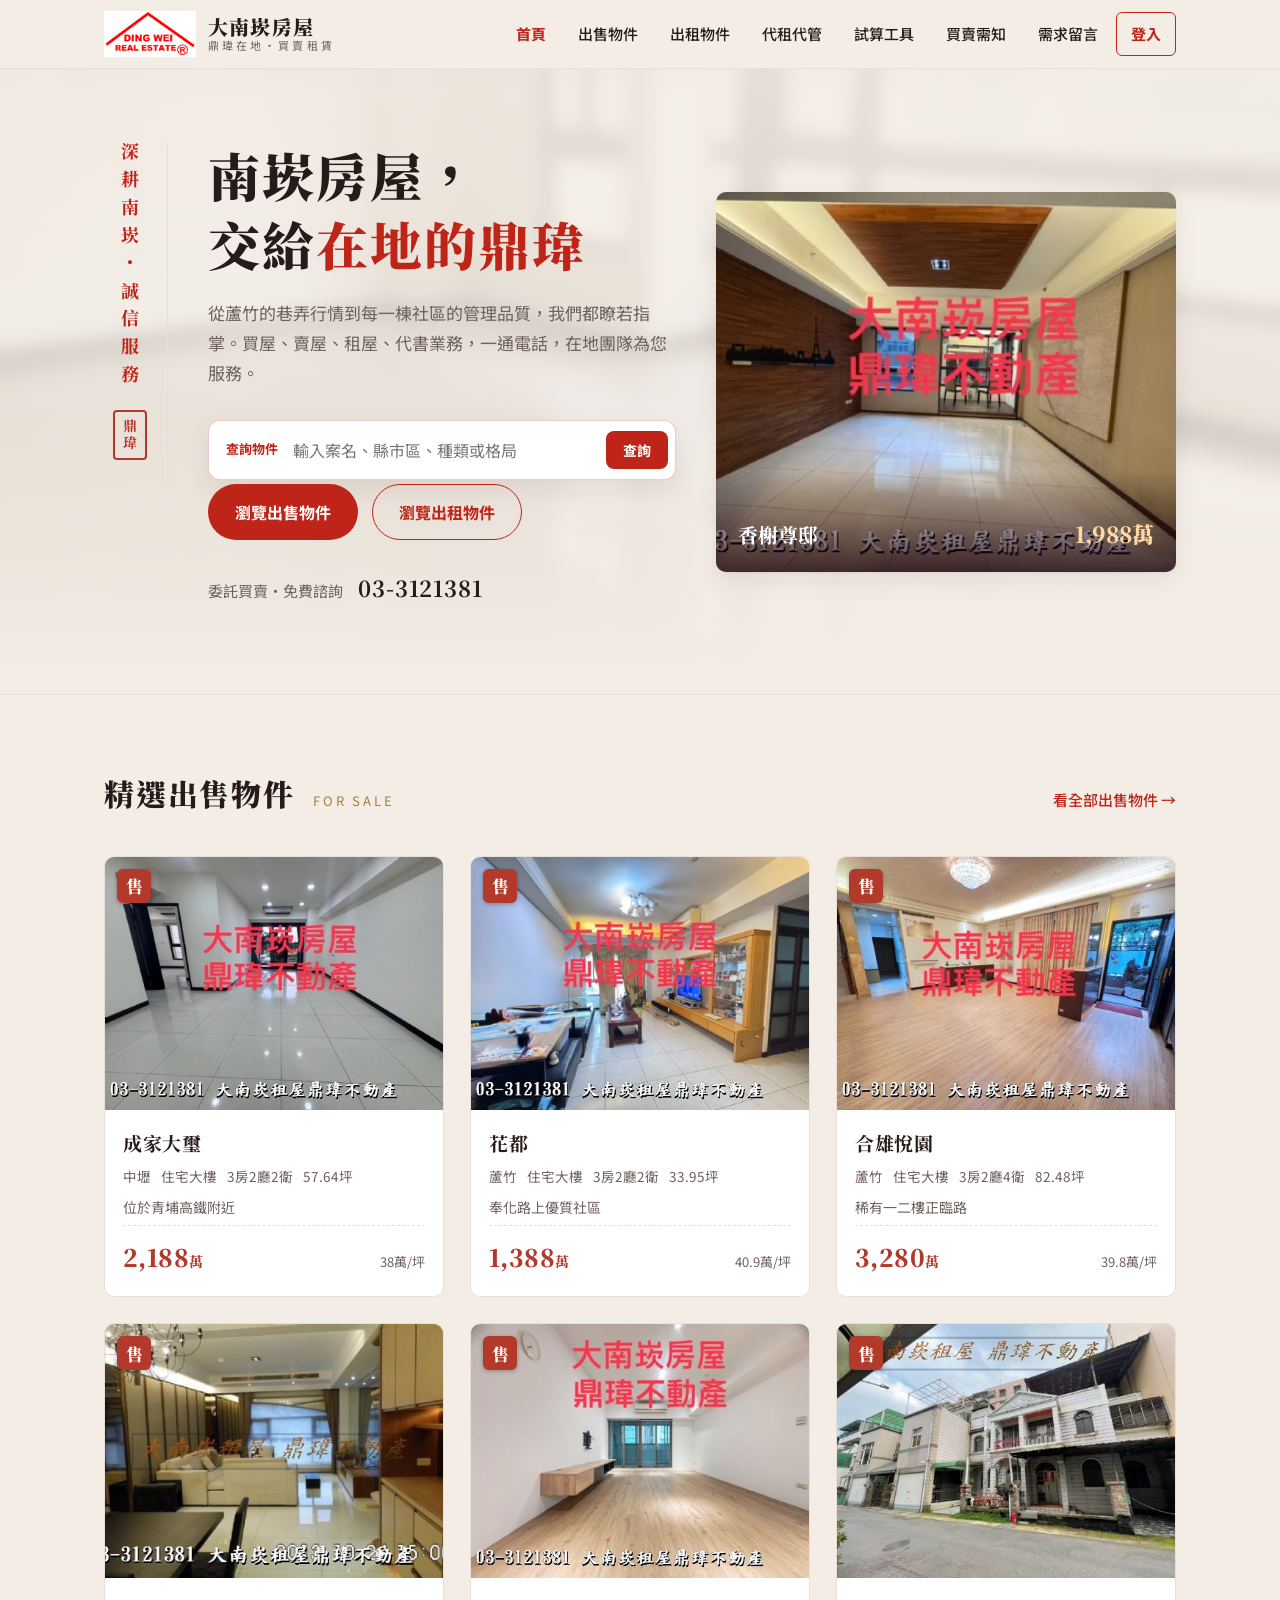
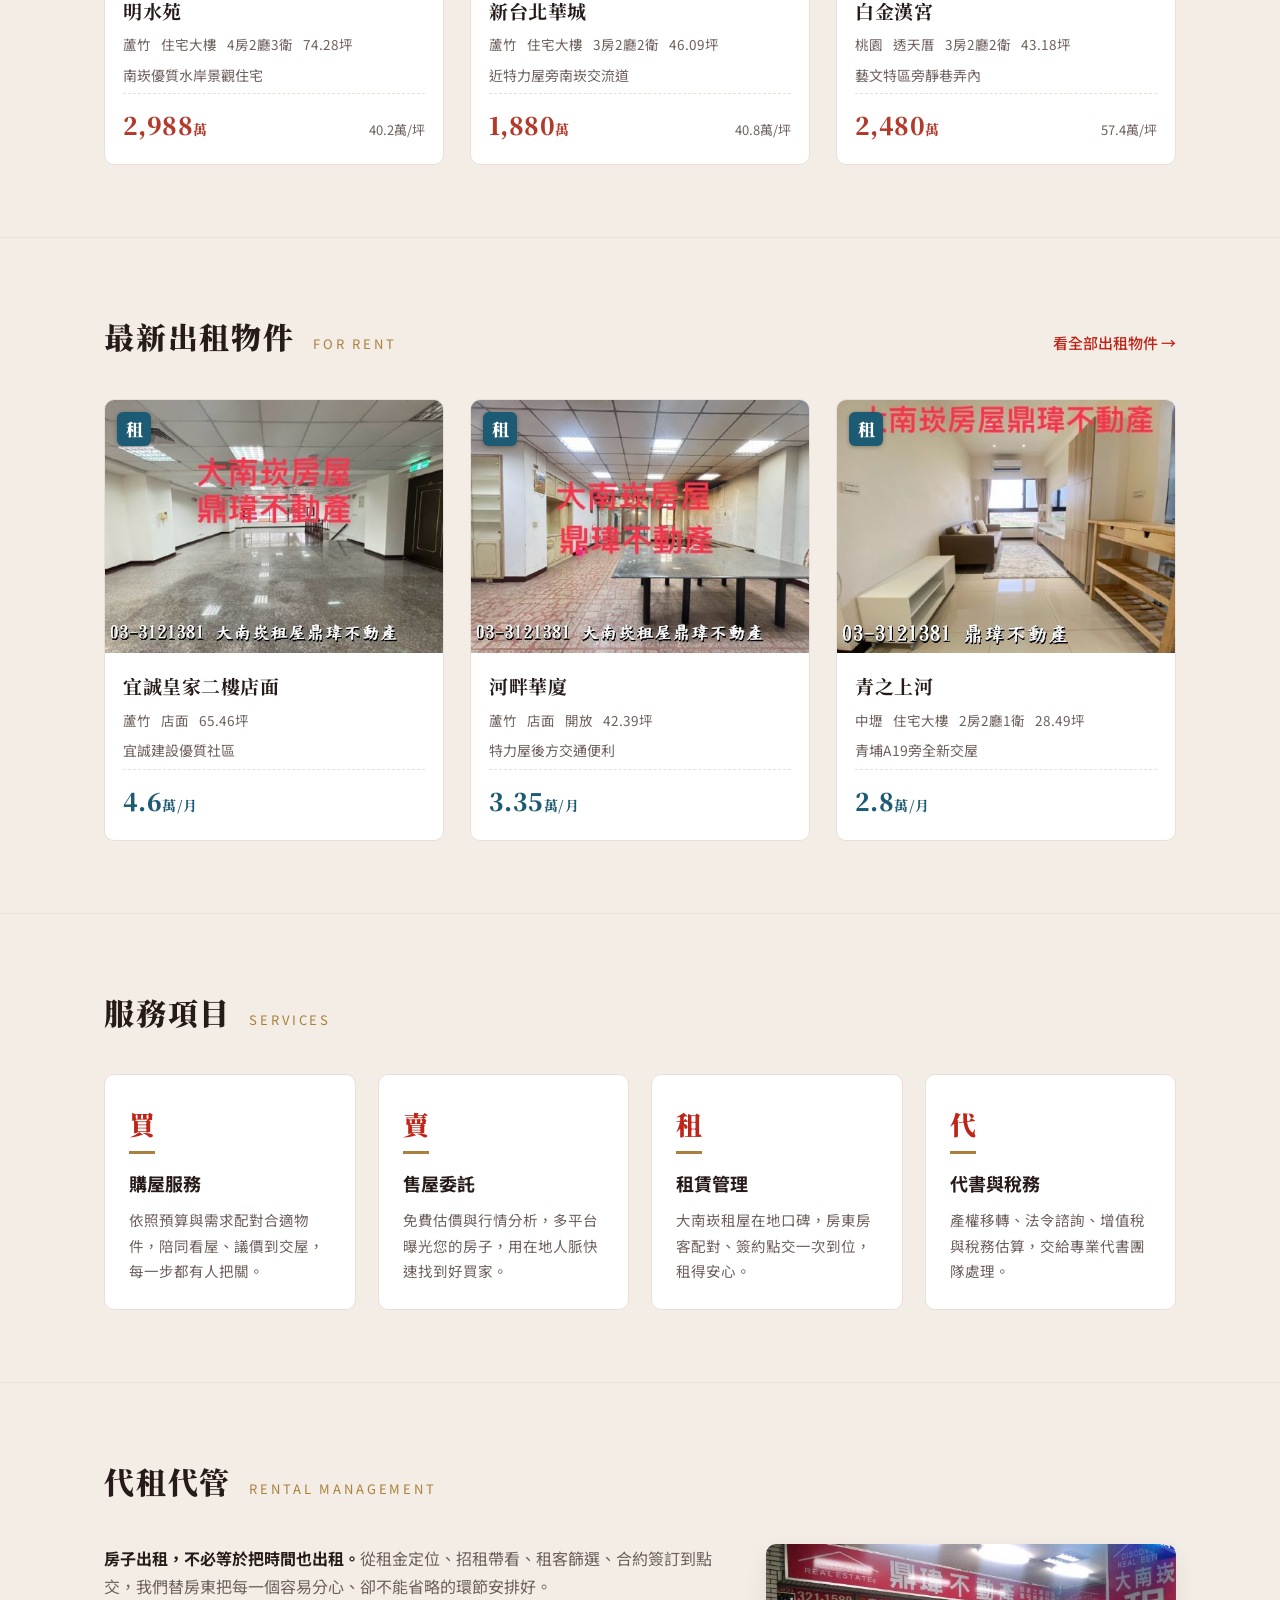
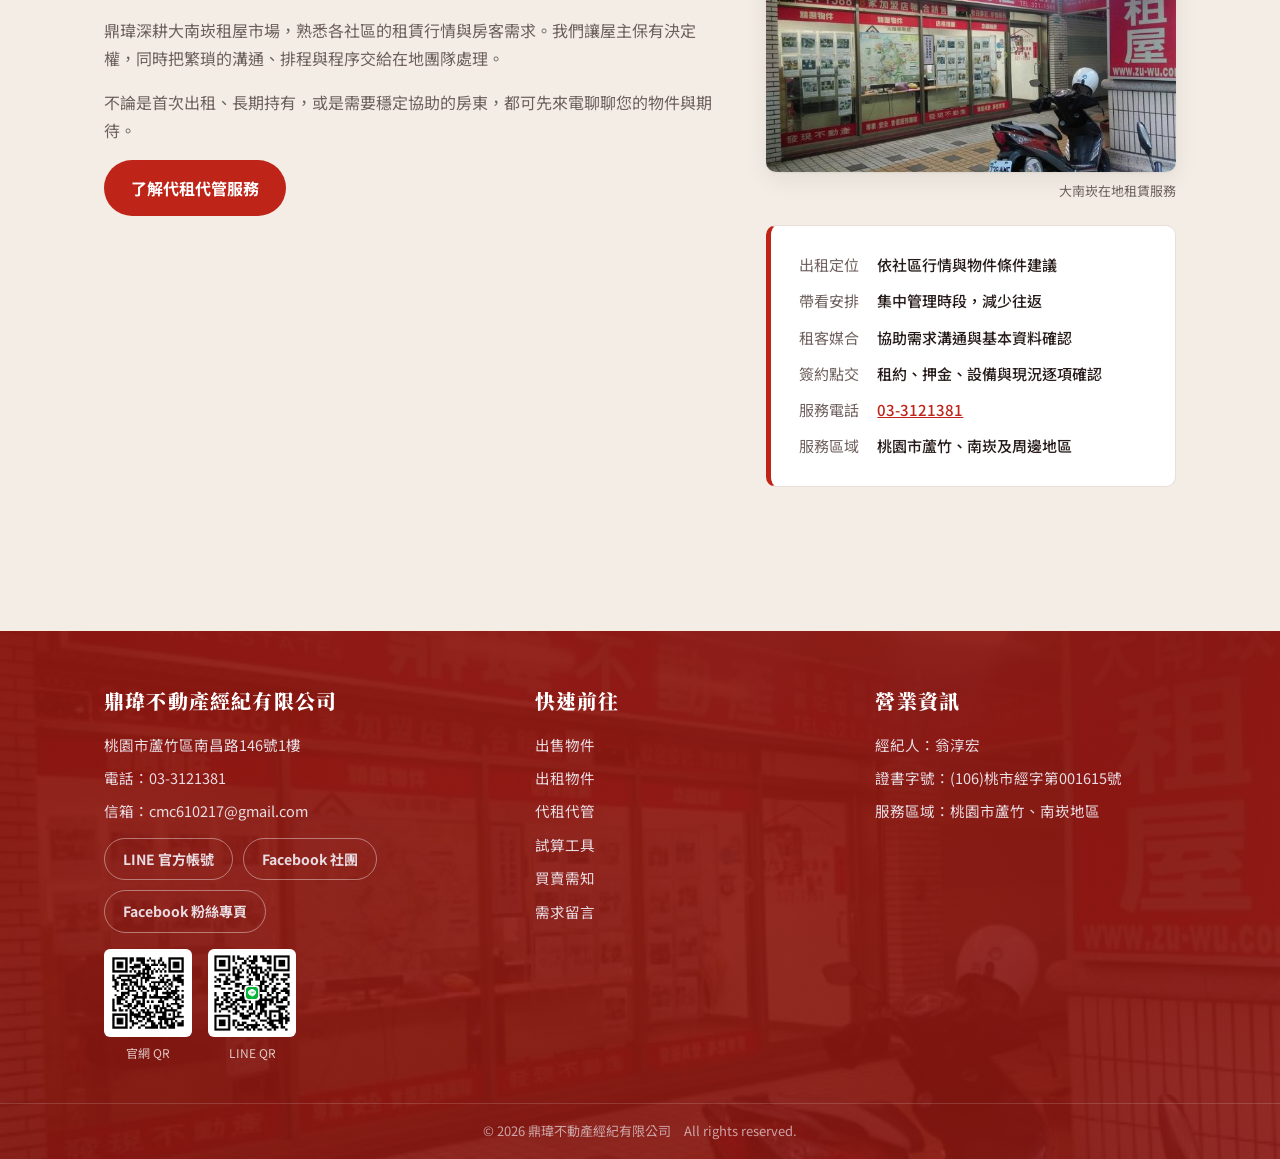
<file: index.html>
﻿<!DOCTYPE html>
<html lang="zh-Hant-TW">
<head>
<meta charset="utf-8">
<meta name="viewport" content="width=device-width, initial-scale=1">
<meta name="theme-color" content="#BE2418">
<link rel="manifest" href="/manifest.webmanifest">
<link rel="apple-touch-icon" href="assets/brand/app-icon.svg">
<title>大南崁房屋｜鼎瑋不動產｜桃園蘆竹南崁 買屋・賣屋・租屋</title>
<meta name="description" content="大南崁房屋－鼎瑋不動產經紀有限公司，深耕桃園蘆竹、南崁地區，提供房屋與土地買賣、租屋、代租代管、代書業務、法令諮詢及稅務估算服務。電話 03-3121381。">
<meta name="robots" content="index,follow,max-image-preview:large">
<link rel="canonical" href="https://dingwei-realty.com/">
<meta property="og:type" content="website">
<meta property="og:locale" content="zh_TW">
<meta property="og:title" content="大南崁房屋｜鼎瑋不動產">
<meta property="og:description" content="桃園蘆竹、南崁在地房屋買賣、租屋與代租代管服務。">
<meta property="og:url" content="https://dingwei-realty.com/">
<meta property="og:image" content="https://dingwei-realty.com/assets/brand/company.jpg">
<script type="application/ld+json">
{
  "@context": "https://schema.org",
  "@type": "RealEstateAgent",
  "name": "大南崁房屋｜鼎瑋不動產經紀有限公司",
  "alternateName": ["大南崁房屋", "鼎瑋不動產", "鼎玮不动产"],
  "url": "https://dingwei-realty.com/",
  "image": "https://dingwei-realty.com/assets/brand/company.jpg",
  "telephone": "+886-3-312-1381",
  "email": "cmc610217@gmail.com",
  "address": {
    "@type": "PostalAddress",
    "streetAddress": "南昌路146號1樓",
    "addressLocality": "蘆竹區",
    "addressRegion": "桃園市",
    "addressCountry": "TW"
  },
  "areaServed": ["桃園市蘆竹區", "南崁"],
  "sameAs": ["https://line.me/ti/p/ADzdYhodme"]
}
</script>
<link rel="preconnect" href="https://fonts.googleapis.com">
<link rel="preconnect" href="https://fonts.gstatic.com" crossorigin>
<link href="https://fonts.googleapis.com/css2?family=Noto+Sans+TC:wght@400;500;700&family=Noto+Serif+TC:wght@700;900&display=swap" rel="stylesheet">
<link rel="stylesheet" href="assets/style.css?v=7">
</head>
<body data-page="home">

<header class="site-header">
  <div class="wrap">
    <a class="brand" href="index.html">
      <img class="brand-logo" src="assets/brand/logo_old.gif" alt="鼎瑋不動產 DING WEI REAL ESTATE">
      <span class="brand-name">大南崁房屋
        <span class="brand-sub">鼎瑋在地・買賣租賃</span>
      </span>
    </a>
    <nav class="site-nav" aria-label="主選單">
      <a href="index.html" aria-current="page">首頁</a>
      <a href="listings.html?deal=sell">出售物件</a>
      <a href="listings.html?deal=rent">出租物件</a>
      <a href="management.html">代租代管</a>
      <a href="tools.html">試算工具</a>
      <a href="knowledge.html">買賣需知</a>
      <a href="needs.html">需求留言</a>
      <a class="login-link" href="dw-console-k7f3q9.html" aria-label="登入物件管理後台">登入</a>
    </nav>
  </div>
</header>

<section class="hero">
  <div class="wrap">
    <div class="hero-rail" aria-hidden="true">深耕南崁・誠信服務<span class="rail-seal">鼎瑋</span></div>
    <div>
      <h1>南崁房屋，<br>交給<em>在地的鼎瑋</em></h1>
      <p class="hero-lede">從蘆竹的巷弄行情到每一棟社區的管理品質，我們都瞭若指掌。買屋、賣屋、租屋、代書業務，一通電話，在地團隊為您服務。</p>
      <form class="hero-search" action="listings.html" method="get">
        <label for="home-query">查詢物件</label>
        <input id="home-query" name="q" type="search" placeholder="輸入案名、縣市區、種類或格局">
        <button type="submit">查詢</button>
      </form>
      <div class="hero-actions">
        <a class="btn btn-primary" href="listings.html?deal=sell">瀏覽出售物件</a>
        <a class="btn btn-ghost" href="listings.html?deal=rent">瀏覽出租物件</a>
        <p class="hero-tel">委託買賣・免費諮詢　<strong>03-3121381</strong></p>
      </div>
    </div>
    <a id="hero-feature" class="hero-feature" href="listings.html"></a>
  </div>
</section>

<section class="section">
  <div class="wrap">
    <div class="section-head">
      <h2>精選出售物件</h2><span class="en">For Sale</span>
      <a class="more" href="listings.html?deal=sell">看全部出售物件 →</a>
    </div>
    <div id="featured-grid" class="card-grid"></div>
  </div>
</section>

<section class="section">
  <div class="wrap">
    <div class="section-head">
      <h2>最新出租物件</h2><span class="en">For Rent</span>
      <a class="more" href="listings.html?deal=rent">看全部出租物件 →</a>
    </div>
    <div id="rent-grid" class="card-grid"></div>
  </div>
</section>

<section class="section">
  <div class="wrap">
    <div class="section-head">
      <h2>服務項目</h2><span class="en">Services</span>
    </div>
    <div class="service-grid">
      <div class="service-card">
        <span class="glyph">買</span>
        <h3>購屋服務</h3>
        <p>依照預算與需求配對合適物件，陪同看屋、議價到交屋，每一步都有人把關。</p>
      </div>
      <div class="service-card">
        <span class="glyph">賣</span>
        <h3>售屋委託</h3>
        <p>免費估價與行情分析，多平台曝光您的房子，用在地人脈快速找到好買家。</p>
      </div>
      <div class="service-card">
        <span class="glyph">租</span>
        <h3>租賃管理</h3>
        <p>大南崁租屋在地口碑，房東房客配對、簽約點交一次到位，租得安心。</p>
      </div>
      <div class="service-card">
        <span class="glyph">代</span>
        <h3>代書與稅務</h3>
        <p>產權移轉、法令諮詢、增值稅與稅務估算，交給專業代書團隊處理。</p>
      </div>
    </div>
  </div>
</section>

<section id="management" class="section">
  <div class="wrap">
    <div class="section-head">
      <h2>代租代管</h2><span class="en">Rental Management</span>
    </div>
    <div class="about-grid">
      <div class="about-text">
        <p><strong>房子出租，不必等於把時間也出租。</strong>從租金定位、招租帶看、租客篩選、合約簽訂到點交，我們替房東把每一個容易分心、卻不能省略的環節安排好。</p>
        <p>鼎瑋深耕大南崁租屋市場，熟悉各社區的租賃行情與房客需求。我們讓屋主保有決定權，同時把繁瑣的溝通、排程與程序交給在地團隊處理。</p>
        <p>不論是首次出租、長期持有，或是需要穩定協助的房東，都可先來電聊聊您的物件與期待。</p>
        <a class="btn btn-primary" href="management.html">了解代租代管服務</a>
      </div>
      <div>
      <figure class="about-photo">
        <img src="assets/brand/company.jpg" alt="鼎瑋不動產門市外觀" loading="lazy">
        <figcaption>大南崁在地租賃服務</figcaption>
      </figure>
      <div class="info-card">
        <dl>
          <dt>出租定位</dt><dd>依社區行情與物件條件建議</dd>
          <dt>帶看安排</dt><dd>集中管理時段，減少往返</dd>
          <dt>租客媒合</dt><dd>協助需求溝通與基本資料確認</dd>
          <dt>簽約點交</dt><dd>租約、押金、設備與現況逐項確認</dd>
          <dt>服務電話</dt><dd><a href="tel:033121381">03-3121381</a></dd>
          <dt>服務區域</dt><dd>桃園市蘆竹、南崁及周邊地區</dd>
        </dl>
      </div>
      </div>
    </div>
  </div>
</section>

<footer class="site-footer">
  <div class="wrap">
    <div>
      <h3>鼎瑋不動產經紀有限公司</h3>
      <p>桃園市蘆竹區南昌路146號1樓</p>
      <p>電話：<a href="tel:033121381">03-3121381</a></p>
      <p>信箱：<a href="mailto:cmc610217@gmail.com">cmc610217@gmail.com</a></p>
      <div class="sns-row">
        <a id="sns-line" class="sns-btn pending" href="#" target="_blank" rel="noopener">LINE 官方帳號</a>
        <a id="sns-fb-group" class="sns-btn pending" href="#" target="_blank" rel="noopener">Facebook 社團</a>
        <a id="sns-fb" class="sns-btn pending" href="#" target="_blank" rel="noopener">Facebook 粉絲專頁</a>
      </div>
      <div class="qr-row">
        <figure><img src="assets/brand/site_qr.png" alt="官網 QR Code" loading="lazy"><figcaption>官網 QR</figcaption></figure>
        <figure><img src="assets/brand/line_qr.png" alt="LINE QR Code" loading="lazy"><figcaption>LINE QR</figcaption></figure>
      </div>
    </div>
    <div>
      <h3>快速前往</h3>
      <ul>
        <li><a href="listings.html?deal=sell">出售物件</a></li>
        <li><a href="listings.html?deal=rent">出租物件</a></li>
        <li><a href="management.html">代租代管</a></li>
        <li><a href="tools.html">試算工具</a></li>
        <li><a href="knowledge.html">買賣需知</a></li>
        <li><a href="needs.html">需求留言</a></li>
      </ul>
    </div>
    <div>
      <h3>營業資訊</h3>
      <p>經紀人：翁淳宏</p>
      <p>證書字號：(106)桃市經字第001615號</p>
      <p>服務區域：桃園市蘆竹、南崁地區</p>
    </div>
  </div>
  <div class="footer-legal">© 2026 鼎瑋不動產經紀有限公司　All rights reserved.</div>
</footer>

<script src="assets/config.js?v=6"></script>
<script src="assets/data.js?v=7"></script>
<script src="assets/site.js?v=9"></script>
<script src="assets/site-install.js?v=1"></script>
<script src="assets/mobile-passkey-login.js?v=1"></script>
</body>
</html>
</file>
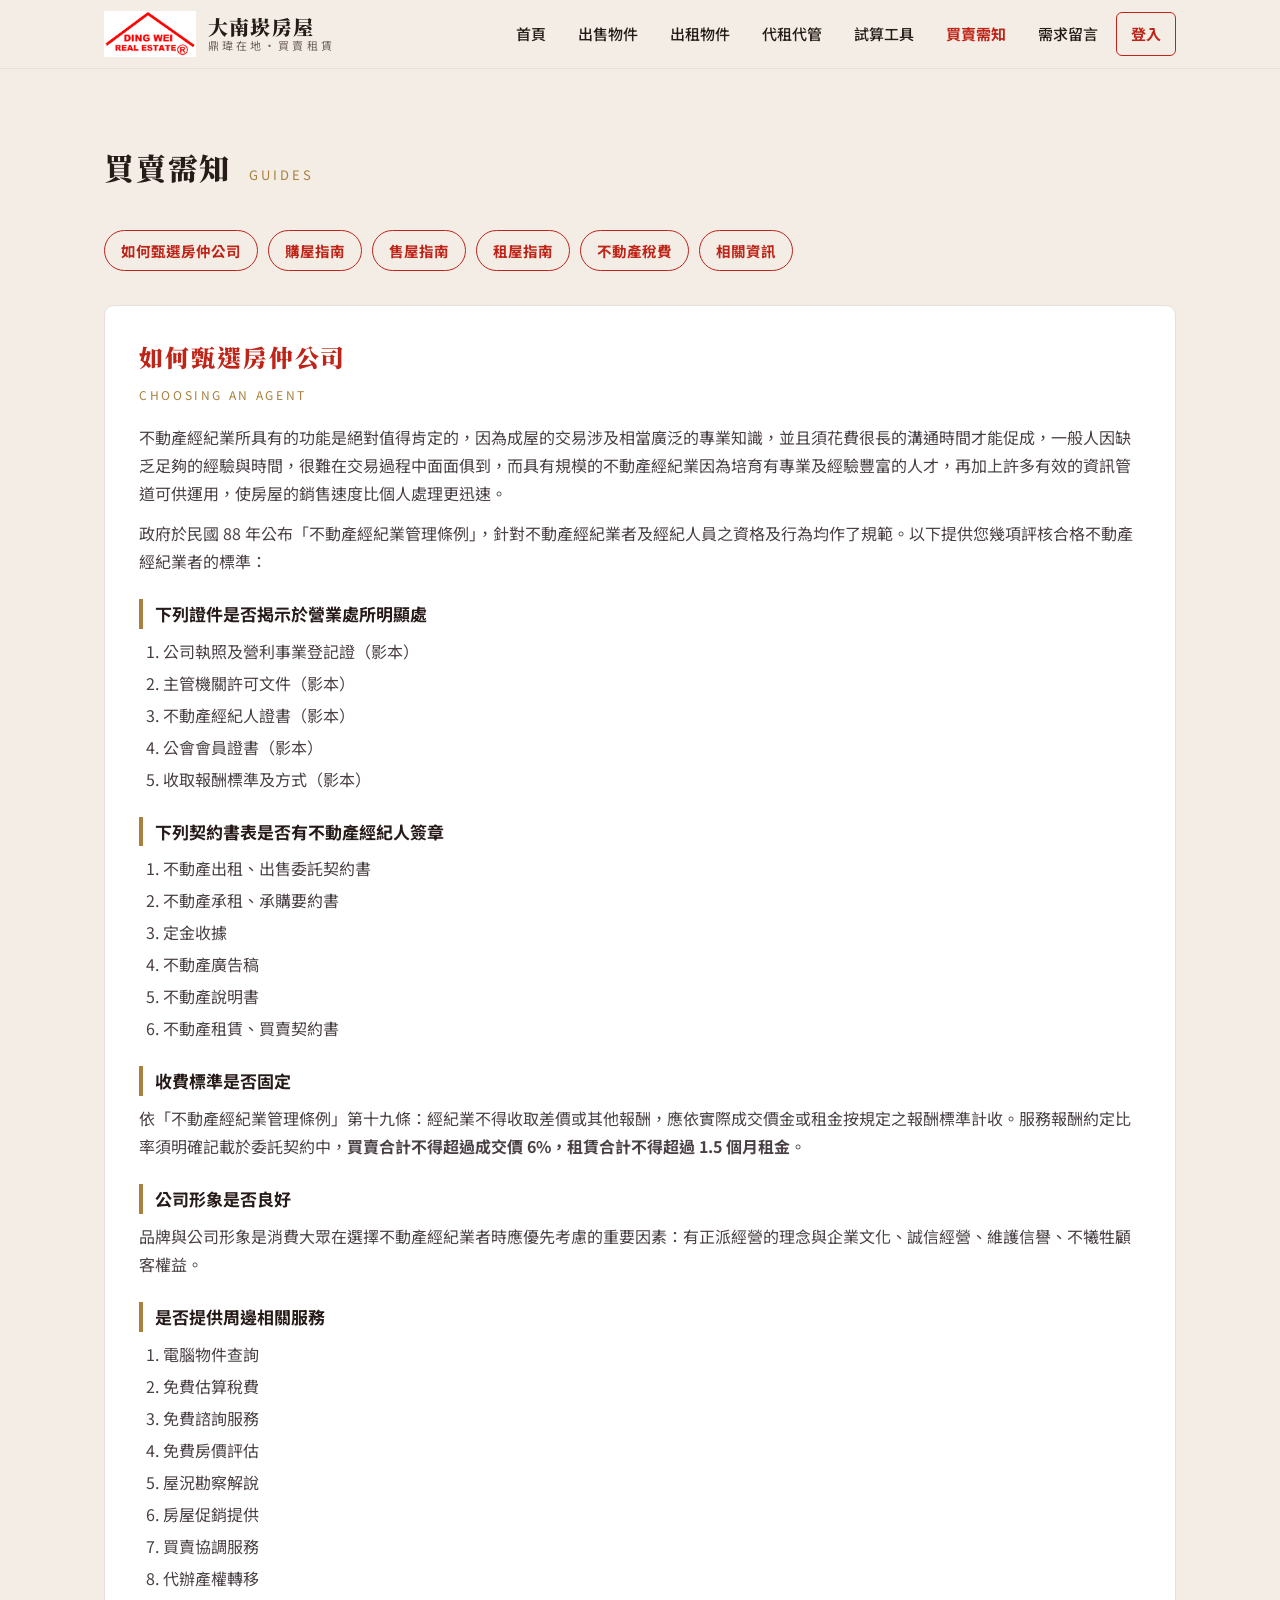
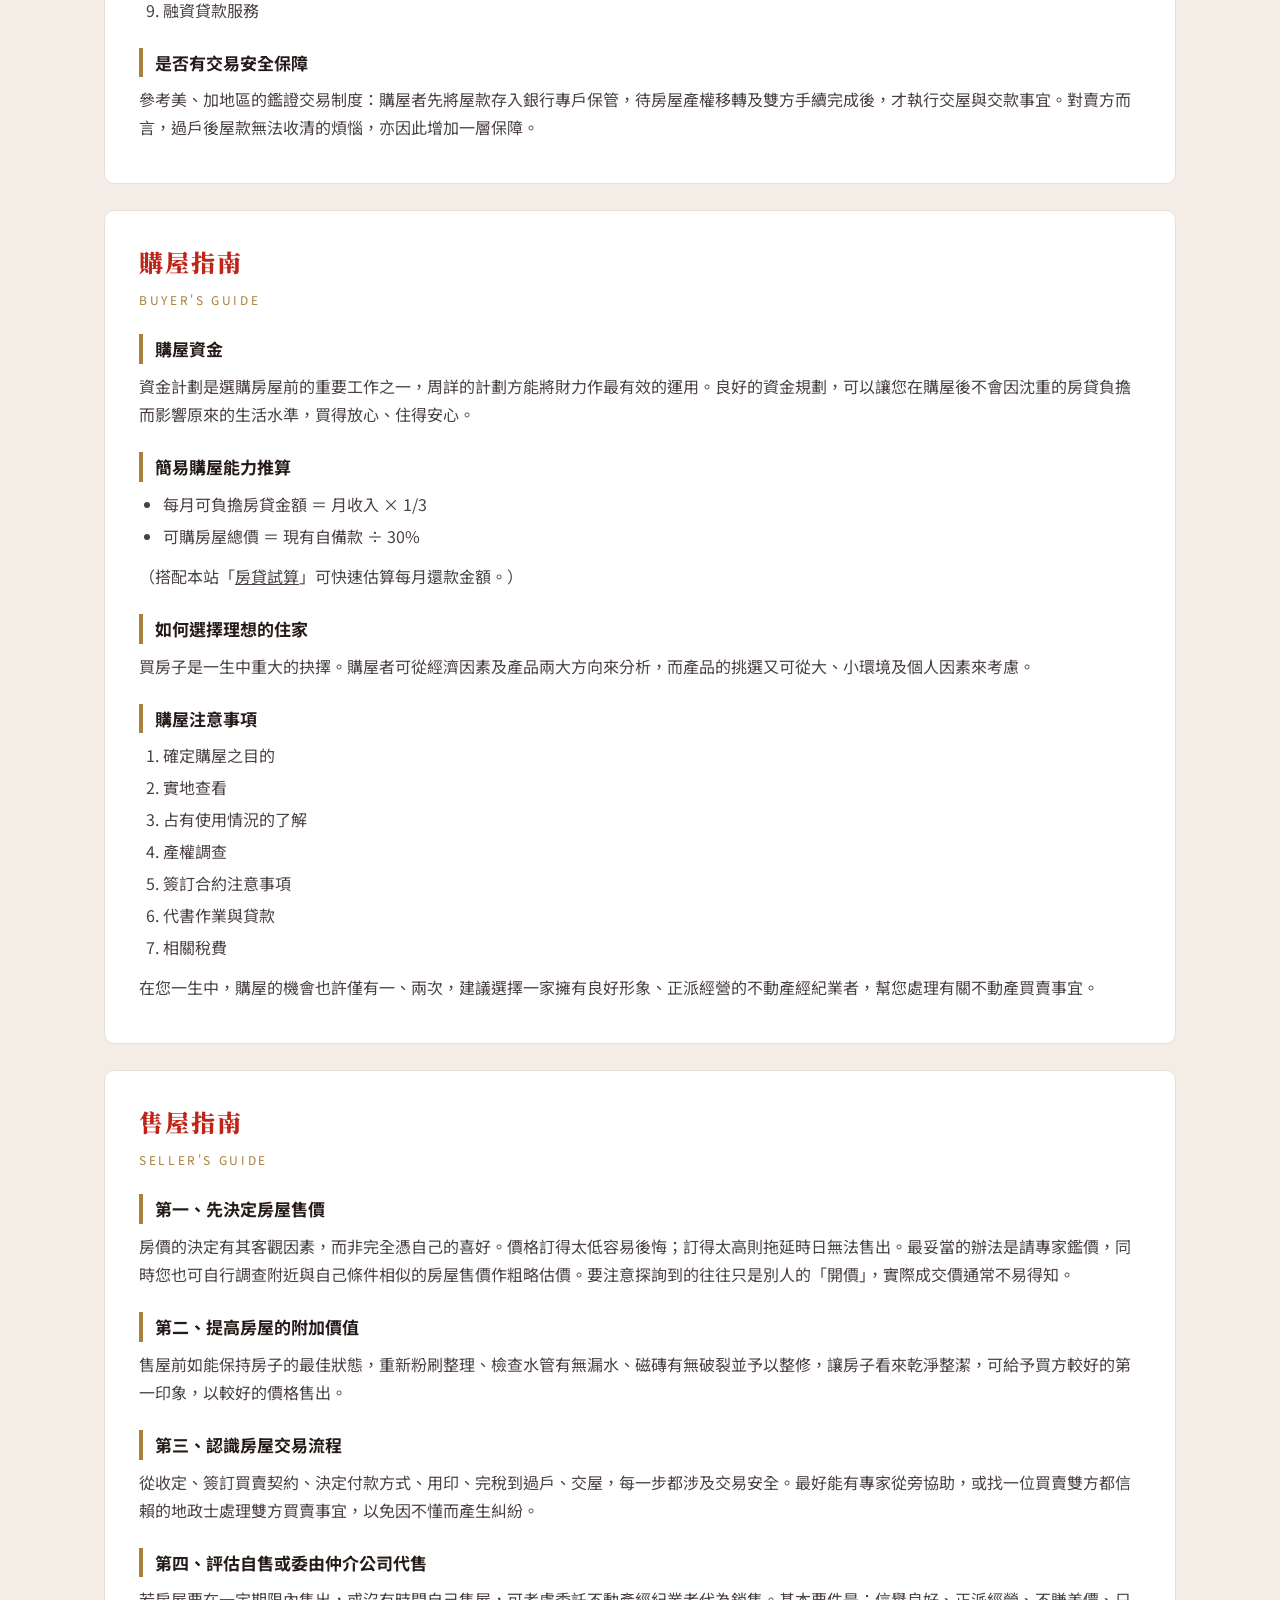
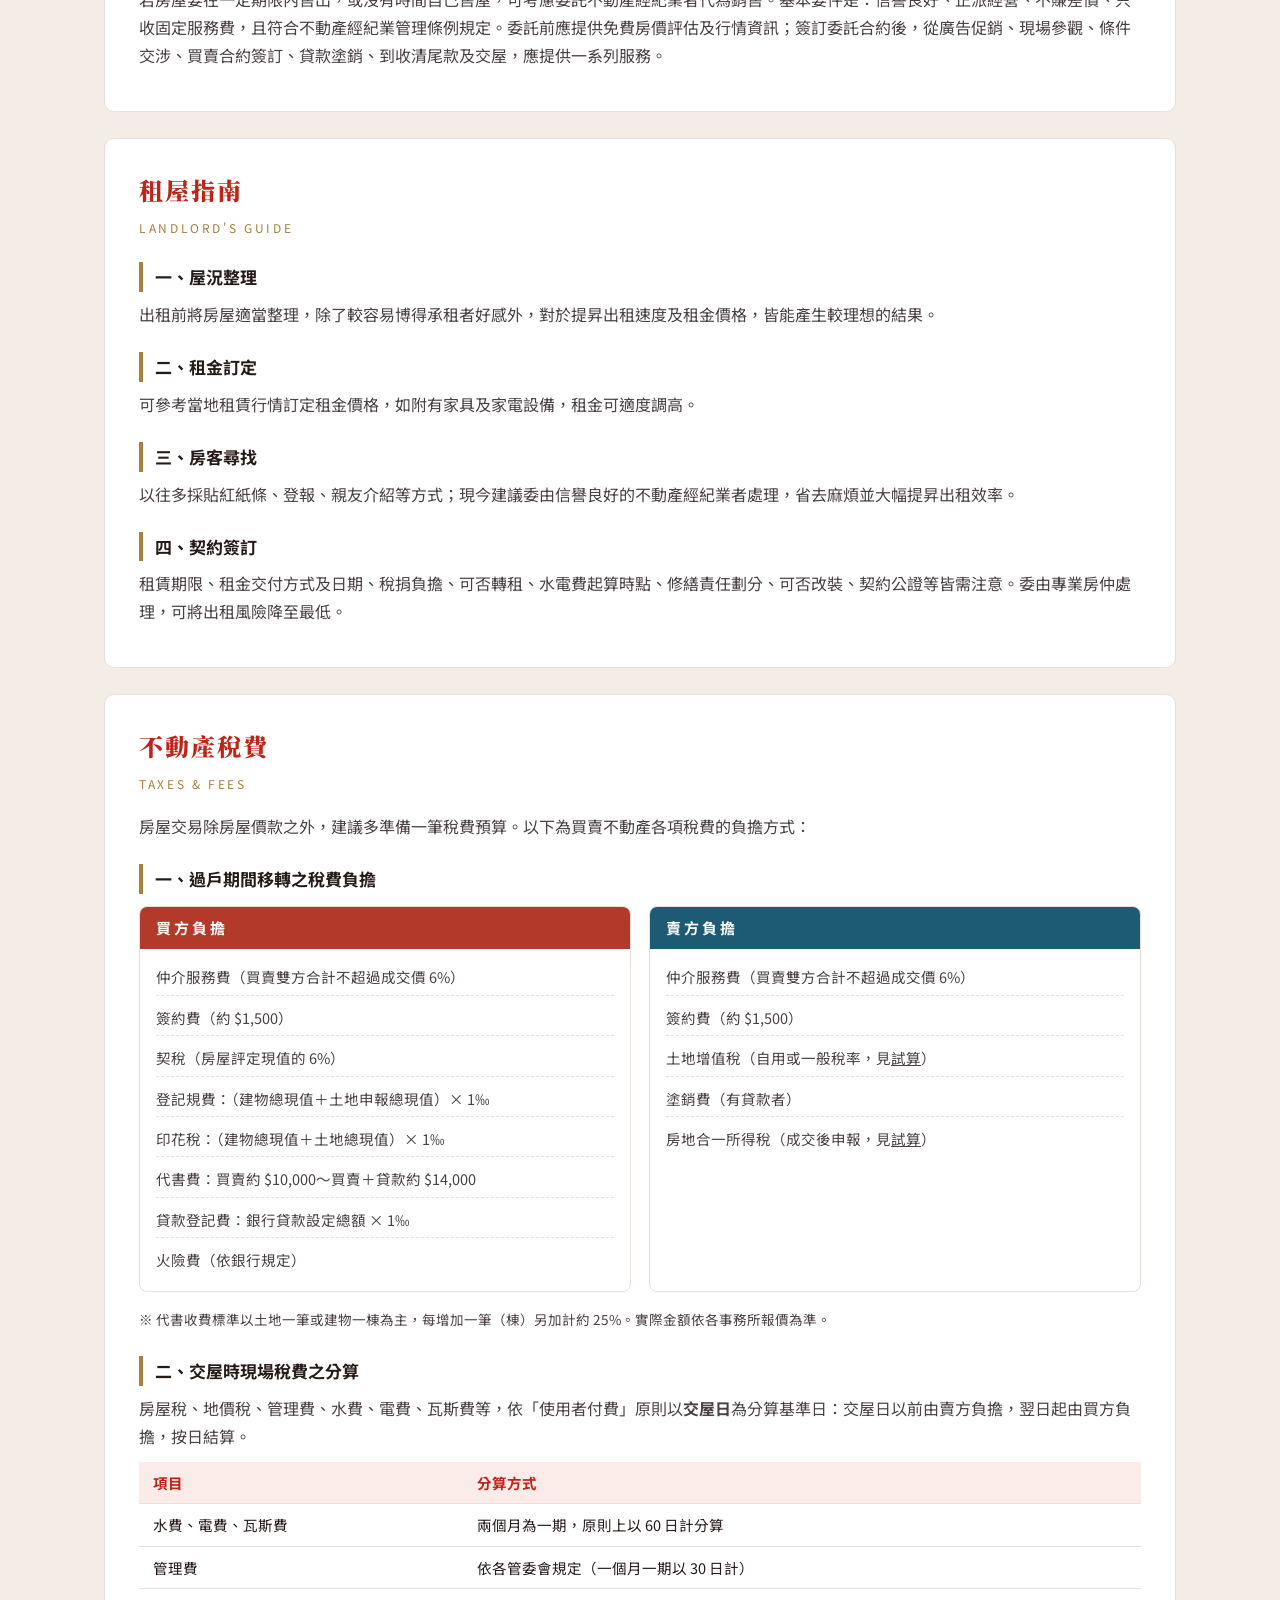
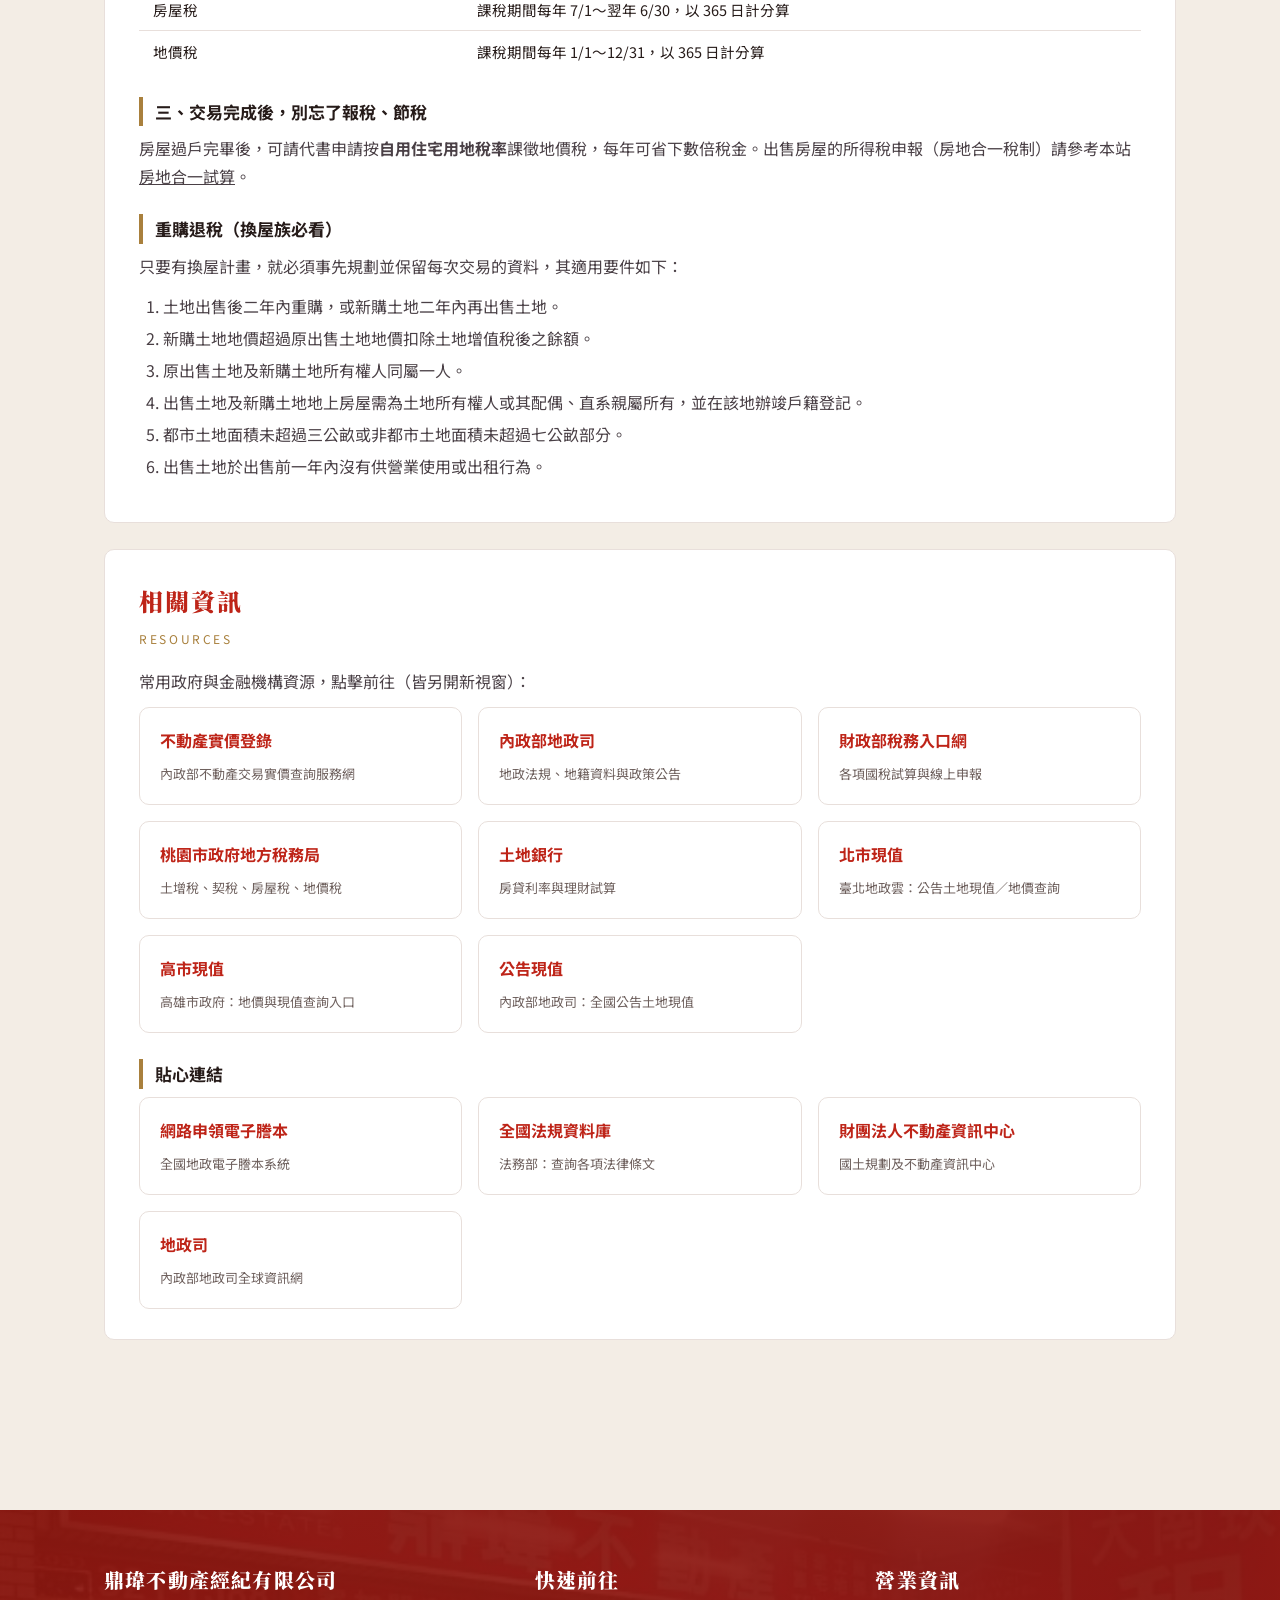
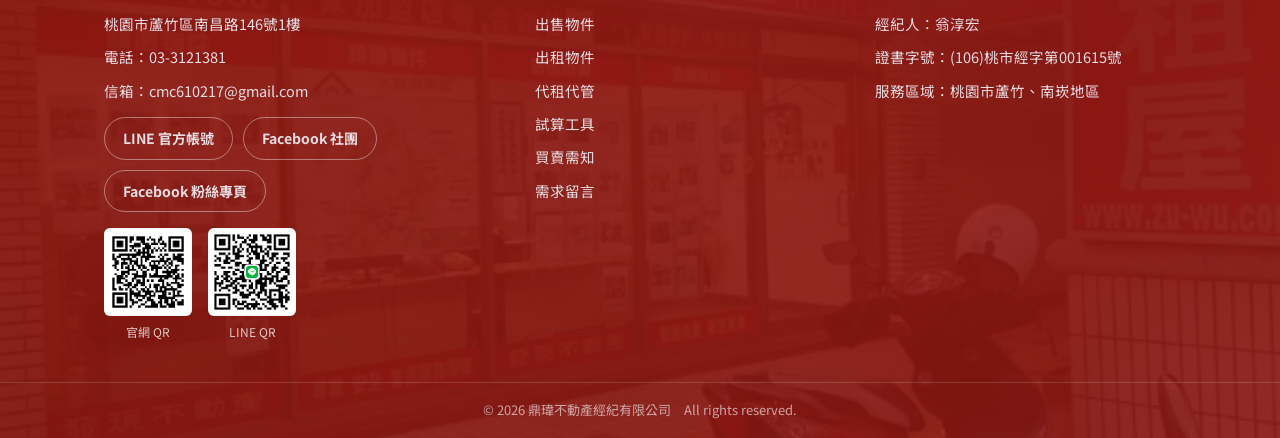
<file: knowledge.html>
﻿<!DOCTYPE html>
<html lang="zh-Hant-TW">
<head>
<meta charset="utf-8">
<meta name="viewport" content="width=device-width, initial-scale=1">
<meta name="theme-color" content="#BE2418">
<link rel="manifest" href="/manifest.webmanifest">
<link rel="apple-touch-icon" href="assets/brand/app-icon.svg">
<title>買賣需知｜鼎瑋不動產經紀有限公司</title>
<meta name="description" content="購屋指南、售屋指南、租屋指南、如何甄選房仲公司、不動產交易稅費一覽與政府資源連結，鼎瑋不動產整理提供。">
<link rel="preconnect" href="https://fonts.googleapis.com">
<link rel="preconnect" href="https://fonts.gstatic.com" crossorigin>
<link href="https://fonts.googleapis.com/css2?family=Noto+Sans+TC:wght@400;500;700&family=Noto+Serif+TC:wght@700;900&display=swap" rel="stylesheet">
<link rel="stylesheet" href="assets/style.css?v=12">
</head>
<body data-page="knowledge">

<header class="site-header">
  <div class="wrap">
    <a class="brand" href="index.html">
      <img class="brand-logo" src="assets/brand/logo_old.gif" alt="鼎瑋不動產 DING WEI REAL ESTATE">
      <span class="brand-name">大南崁房屋
        <span class="brand-sub">鼎瑋在地・買賣租賃</span>
      </span>
    </a>
    <nav class="site-nav" aria-label="主選單">
      <a href="index.html">首頁</a>
      <a href="listings.html?deal=sell">出售物件</a>
      <a href="listings.html?deal=rent">出租物件</a>
      <a href="management.html">代租代管</a>
      <a href="tools.html">試算工具</a>
      <a href="knowledge.html" aria-current="page">買賣需知</a>
      <a href="needs.html">需求留言</a>
      <a class="login-link" href="dw-console-k7f3q9.html" aria-label="登入物件管理後台">登入</a>
    </nav>
  </div>
</header>

<main class="section">
  <div class="wrap">
    <div class="section-head">
      <h2>買賣需知</h2><span class="en">Guides</span>
    </div>

    <nav class="subnav" aria-label="需知章節">
      <a href="#agent">如何甄選房仲公司</a>
      <a href="#buy">購屋指南</a>
      <a href="#sell">售屋指南</a>
      <a href="#rent">租屋指南</a>
      <a href="#tax">不動產稅費</a>
      <a href="#links">相關資訊</a>
    </nav>

    <!-- 如何甄選房仲公司 -->
    <article id="agent" class="kn-article">
      <h3>如何甄選房仲公司</h3>
      <div class="kn-en">Choosing an Agent</div>
      <p>不動產經紀業所具有的功能是絕對值得肯定的，因為成屋的交易涉及相當廣泛的專業知識，並且須花費很長的溝通時間才能促成，一般人因缺乏足夠的經驗與時間，很難在交易過程中面面俱到，而具有規模的不動產經紀業因為培育有專業及經驗豐富的人才，再加上許多有效的資訊管道可供運用，使房屋的銷售速度比個人處理更迅速。</p>
      <p>政府於民國 88 年公布「不動產經紀業管理條例」，針對不動產經紀業者及經紀人員之資格及行為均作了規範。以下提供您幾項評核合格不動產經紀業者的標準：</p>
      <h4>下列證件是否揭示於營業處所明顯處</h4>
      <ol>
        <li>公司執照及營利事業登記證（影本）</li>
        <li>主管機關許可文件（影本）</li>
        <li>不動產經紀人證書（影本）</li>
        <li>公會會員證書（影本）</li>
        <li>收取報酬標準及方式（影本）</li>
      </ol>
      <h4>下列契約書表是否有不動產經紀人簽章</h4>
      <ol>
        <li>不動產出租、出售委託契約書</li>
        <li>不動產承租、承購要約書</li>
        <li>定金收據</li>
        <li>不動產廣告稿</li>
        <li>不動產說明書</li>
        <li>不動產租賃、買賣契約書</li>
      </ol>
      <h4>收費標準是否固定</h4>
      <p>依「不動產經紀業管理條例」第十九條：經紀業不得收取差價或其他報酬，應依實際成交價金或租金按規定之報酬標準計收。服務報酬約定比率須明確記載於委託契約中，<strong>買賣合計不得超過成交價 6%，租賃合計不得超過 1.5 個月租金</strong>。</p>
      <h4>公司形象是否良好</h4>
      <p>品牌與公司形象是消費大眾在選擇不動產經紀業者時應優先考慮的重要因素：有正派經營的理念與企業文化、誠信經營、維護信譽、不犧牲顧客權益。</p>
      <h4>是否提供周邊相關服務</h4>
      <ol>
        <li>電腦物件查詢</li><li>免費估算稅費</li><li>免費諮詢服務</li>
        <li>免費房價評估</li><li>屋況勘察解說</li><li>房屋促銷提供</li>
        <li>買賣協調服務</li><li>代辦產權轉移</li><li>融資貸款服務</li>
      </ol>
      <h4>是否有交易安全保障</h4>
      <p>參考美、加地區的鑑證交易制度：購屋者先將屋款存入銀行專戶保管，待房屋產權移轉及雙方手續完成後，才執行交屋與交款事宜。對賣方而言，過戶後屋款無法收清的煩惱，亦因此增加一層保障。</p>
    </article>

    <!-- 購屋指南 -->
    <article id="buy" class="kn-article">
      <h3>購屋指南</h3>
      <div class="kn-en">Buyer's Guide</div>
      <h4>購屋資金</h4>
      <p>資金計劃是選購房屋前的重要工作之一，周詳的計劃方能將財力作最有效的運用。良好的資金規劃，可以讓您在購屋後不會因沈重的房貸負擔而影響原來的生活水準，買得放心、住得安心。</p>
      <h4>簡易購屋能力推算</h4>
      <ul>
        <li>每月可負擔房貸金額 ＝ 月收入 × 1/3</li>
        <li>可購房屋總價 ＝ 現有自備款 ÷ 30%</li>
      </ul>
      <p>（搭配本站「<a href="tools.html#loan">房貸試算</a>」可快速估算每月還款金額。）</p>
      <h4>如何選擇理想的住家</h4>
      <p>買房子是一生中重大的抉擇。購屋者可從經濟因素及產品兩大方向來分析，而產品的挑選又可從大、小環境及個人因素來考慮。</p>
      <h4>購屋注意事項</h4>
      <ol>
        <li>確定購屋之目的</li>
        <li>實地查看</li>
        <li>占有使用情況的了解</li>
        <li>產權調查</li>
        <li>簽訂合約注意事項</li>
        <li>代書作業與貸款</li>
        <li>相關稅費</li>
      </ol>
      <p>在您一生中，購屋的機會也許僅有一、兩次，建議選擇一家擁有良好形象、正派經營的不動產經紀業者，幫您處理有關不動產買賣事宜。</p>
    </article>

    <!-- 售屋指南 -->
    <article id="sell" class="kn-article">
      <h3>售屋指南</h3>
      <div class="kn-en">Seller's Guide</div>
      <h4>第一、先決定房屋售價</h4>
      <p>房價的決定有其客觀因素，而非完全憑自己的喜好。價格訂得太低容易後悔；訂得太高則拖延時日無法售出。最妥當的辦法是請專家鑑價，同時您也可自行調查附近與自己條件相似的房屋售價作粗略估價。要注意探詢到的往往只是別人的「開價」，實際成交價通常不易得知。</p>
      <h4>第二、提高房屋的附加價值</h4>
      <p>售屋前如能保持房子的最佳狀態，重新粉刷整理、檢查水管有無漏水、磁磚有無破裂並予以整修，讓房子看來乾淨整潔，可給予買方較好的第一印象，以較好的價格售出。</p>
      <h4>第三、認識房屋交易流程</h4>
      <p>從收定、簽訂買賣契約、決定付款方式、用印、完稅到過戶、交屋，每一步都涉及交易安全。最好能有專家從旁協助，或找一位買賣雙方都信賴的地政士處理雙方買賣事宜，以免因不懂而產生糾紛。</p>
      <h4>第四、評估自售或委由仲介公司代售</h4>
      <p>若房屋要在一定期限內售出，或沒有時間自己售屋，可考慮委託不動產經紀業者代為銷售。基本要件是：信譽良好、正派經營、不賺差價、只收固定服務費，且符合不動產經紀業管理條例規定。委託前應提供免費房價評估及行情資訊；簽訂委託合約後，從廣告促銷、現場參觀、條件交涉、買賣合約簽訂、貸款塗銷、到收清尾款及交屋，應提供一系列服務。</p>
    </article>

    <!-- 租屋指南 -->
    <article id="rent" class="kn-article">
      <h3>租屋指南</h3>
      <div class="kn-en">Landlord's Guide</div>
      <h4>一、屋況整理</h4>
      <p>出租前將房屋適當整理，除了較容易博得承租者好感外，對於提昇出租速度及租金價格，皆能產生較理想的結果。</p>
      <h4>二、租金訂定</h4>
      <p>可參考當地租賃行情訂定租金價格，如附有家具及家電設備，租金可適度調高。</p>
      <h4>三、房客尋找</h4>
      <p>以往多採貼紅紙條、登報、親友介紹等方式；現今建議委由信譽良好的不動產經紀業者處理，省去麻煩並大幅提昇出租效率。</p>
      <h4>四、契約簽訂</h4>
      <p>租賃期限、租金交付方式及日期、稅捐負擔、可否轉租、水電費起算時點、修繕責任劃分、可否改裝、契約公證等皆需注意。委由專業房仲處理，可將出租風險降至最低。</p>
    </article>

    <!-- 不動產稅費 -->
    <article id="tax" class="kn-article">
      <h3>不動產稅費</h3>
      <div class="kn-en">Taxes &amp; Fees</div>
      <p>房屋交易除房屋價款之外，建議多準備一筆稅費預算。以下為買賣不動產各項稅費的負擔方式：</p>
      <h4>一、過戶期間移轉之稅費負擔</h4>
      <div class="fee-cols">
        <div class="fee-col buyer">
          <h5>買方負擔</h5>
          <ul>
            <li>仲介服務費（買賣雙方合計不超過成交價 6%）</li>
            <li>簽約費（約 $1,500）</li>
            <li>契稅（房屋評定現值的 6%）</li>
            <li>登記規費：（建物總現值＋土地申報總現值）× 1‰</li>
            <li>印花稅：（建物總現值＋土地總現值）× 1‰</li>
            <li>代書費：買賣約 $10,000～買賣＋貸款約 $14,000</li>
            <li>貸款登記費：銀行貸款設定總額 × 1‰</li>
            <li>火險費（依銀行規定）</li>
          </ul>
        </div>
        <div class="fee-col seller">
          <h5>賣方負擔</h5>
          <ul>
            <li>仲介服務費（買賣雙方合計不超過成交價 6%）</li>
            <li>簽約費（約 $1,500）</li>
            <li>土地增值稅（自用或一般稅率，見<a href="tools.html#lvit">試算</a>）</li>
            <li>塗銷費（有貸款者）</li>
            <li>房地合一所得稅（成交後申報，見<a href="tools.html#house">試算</a>）</li>
          </ul>
        </div>
      </div>
      <p style="font-size:13.5px">※ 代書收費標準以土地一筆或建物一棟為主，每增加一筆（棟）另加計約 25%。實際金額依各事務所報價為準。</p>
      <h4>二、交屋時現場稅費之分算</h4>
      <p>房屋稅、地價稅、管理費、水費、電費、瓦斯費等，依「使用者付費」原則以<strong>交屋日</strong>為分算基準日：交屋日以前由賣方負擔，翌日起由買方負擔，按日結算。</p>
      <table class="kn-table">
        <tr><th>項目</th><th>分算方式</th></tr>
        <tr><td>水費、電費、瓦斯費</td><td>兩個月為一期，原則上以 60 日計分算</td></tr>
        <tr><td>管理費</td><td>依各管委會規定（一個月一期以 30 日計）</td></tr>
        <tr><td>房屋稅</td><td>課稅期間每年 7/1～翌年 6/30，以 365 日計分算</td></tr>
        <tr><td>地價稅</td><td>課稅期間每年 1/1～12/31，以 365 日計分算</td></tr>
      </table>
      <h4>三、交易完成後，別忘了報稅、節稅</h4>
      <p>房屋過戶完畢後，可請代書申請按<strong>自用住宅用地稅率</strong>課徵地價稅，每年可省下數倍稅金。出售房屋的所得稅申報（房地合一稅制）請參考本站<a href="tools.html#house">房地合一試算</a>。</p>
      <h4>重購退稅（換屋族必看）</h4>
      <p>只要有換屋計畫，就必須事先規劃並保留每次交易的資料，其適用要件如下：</p>
      <ol>
        <li>土地出售後二年內重購，或新購土地二年內再出售土地。</li>
        <li>新購土地地價超過原出售土地地價扣除土地增值稅後之餘額。</li>
        <li>原出售土地及新購土地所有權人同屬一人。</li>
        <li>出售土地及新購土地地上房屋需為土地所有權人或其配偶、直系親屬所有，並在該地辦竣戶籍登記。</li>
        <li>都市土地面積未超過三公畝或非都市土地面積未超過七公畝部分。</li>
        <li>出售土地於出售前一年內沒有供營業使用或出租行為。</li>
      </ol>
    </article>

    <!-- 相關資訊 -->
    <article id="links" class="kn-article">
      <h3>相關資訊</h3>
      <div class="kn-en">Resources</div>
      <p>常用政府與金融機構資源，點擊前往（皆另開新視窗）：</p>
      <div class="link-grid">
        <a class="link-card" href="https://lvr.land.moi.gov.tw/" target="_blank" rel="noopener"><b>不動產實價登錄</b><span>內政部不動產交易實價查詢服務網</span></a>
        <a class="link-card" href="https://www.land.moi.gov.tw/" target="_blank" rel="noopener"><b>內政部地政司</b><span>地政法規、地籍資料與政策公告</span></a>
        <a class="link-card" href="https://www.etax.nat.gov.tw/" target="_blank" rel="noopener"><b>財政部稅務入口網</b><span>各項國稅試算與線上申報</span></a>
        <a class="link-card" href="https://www.tytax.gov.tw/" target="_blank" rel="noopener"><b>桃園市政府地方稅務局</b><span>土增稅、契稅、房屋稅、地價稅</span></a>
        <a class="link-card" href="https://www.landbank.com.tw/" target="_blank" rel="noopener"><b>土地銀行</b><span>房貸利率與理財試算</span></a>
        <a class="link-card" href="https://cloud.land.gov.taipei/cloud/map/index.html?fun=g21" target="_blank" rel="noopener"><b>北市現值</b><span>臺北地政雲：公告土地現值／地價查詢</span></a>
        <a class="link-card" href="https://www.kcg.gov.tw/Default.aspx" target="_blank" rel="noopener"><b>高市現值</b><span>高雄市政府：地價與現值查詢入口</span></a>
        <a class="link-card" href="https://www.land.moi.gov.tw/" target="_blank" rel="noopener"><b>公告現值</b><span>內政部地政司：全國公告土地現值</span></a>
      </div>
      <h4 style="margin-top:26px">貼心連結</h4>
      <div class="link-grid">
        <a class="link-card" href="https://ep.land.nat.gov.tw/" target="_blank" rel="noopener"><b>網路申領電子謄本</b><span>全國地政電子謄本系統</span></a>
        <a class="link-card" href="https://law.moj.gov.tw/" target="_blank" rel="noopener"><b>全國法規資料庫</b><span>法務部：查詢各項法律條文</span></a>
        <a class="link-card" href="https://www.ippi.org.tw/" target="_blank" rel="noopener"><b>財團法人不動產資訊中心</b><span>國土規劃及不動產資訊中心</span></a>
        <a class="link-card" href="https://www.land.moi.gov.tw/" target="_blank" rel="noopener"><b>地政司</b><span>內政部地政司全球資訊網</span></a>
      </div>
    </article>
  </div>
</main>

<footer class="site-footer">
  <div class="wrap">
    <div>
      <h3>鼎瑋不動產經紀有限公司</h3>
      <p>桃園市蘆竹區南昌路146號1樓</p>
      <p>電話：<a href="tel:033121381">03-3121381</a></p>
      <p>信箱：<a href="mailto:cmc610217@gmail.com">cmc610217@gmail.com</a></p>
      <div class="sns-row">
        <a id="sns-line" class="sns-btn pending" href="#" target="_blank" rel="noopener">LINE 官方帳號</a>
        <a id="sns-fb-group" class="sns-btn pending" href="#" target="_blank" rel="noopener">Facebook 社團</a>
        <a id="sns-fb" class="sns-btn pending" href="#" target="_blank" rel="noopener">Facebook 粉絲專頁</a>
      </div>
      <div class="qr-row">
        <figure><img src="assets/brand/site_qr.png" alt="官網 QR Code" loading="lazy"><figcaption>官網 QR</figcaption></figure>
        <figure><img src="assets/brand/line_qr.png" alt="LINE QR Code" loading="lazy"><figcaption>LINE QR</figcaption></figure>
      </div>
    </div>
    <div>
      <h3>快速前往</h3>
      <ul>
        <li><a href="listings.html?deal=sell">出售物件</a></li>
        <li><a href="listings.html?deal=rent">出租物件</a></li>
        <li><a href="management.html">代租代管</a></li>
        <li><a href="tools.html">試算工具</a></li>
        <li><a href="knowledge.html">買賣需知</a></li>
        <li><a href="needs.html">需求留言</a></li>
      </ul>
    </div>
    <div>
      <h3>營業資訊</h3>
      <p>經紀人：翁淳宏</p>
      <p>證書字號：(106)桃市經字第001615號</p>
      <p>服務區域：桃園市蘆竹、南崁地區</p>
    </div>
  </div>
  <div class="footer-legal">© 2026 鼎瑋不動產經紀有限公司　All rights reserved.</div>
</footer>

<script src="assets/config.js?v=6"></script>
<script src="assets/data.js?v=7"></script>
<script src="assets/site.js?v=9"></script>
<script src="assets/site-install.js?v=1"></script>
<script src="assets/mobile-passkey-login.js?v=1"></script>
</body>
</html>
</file>
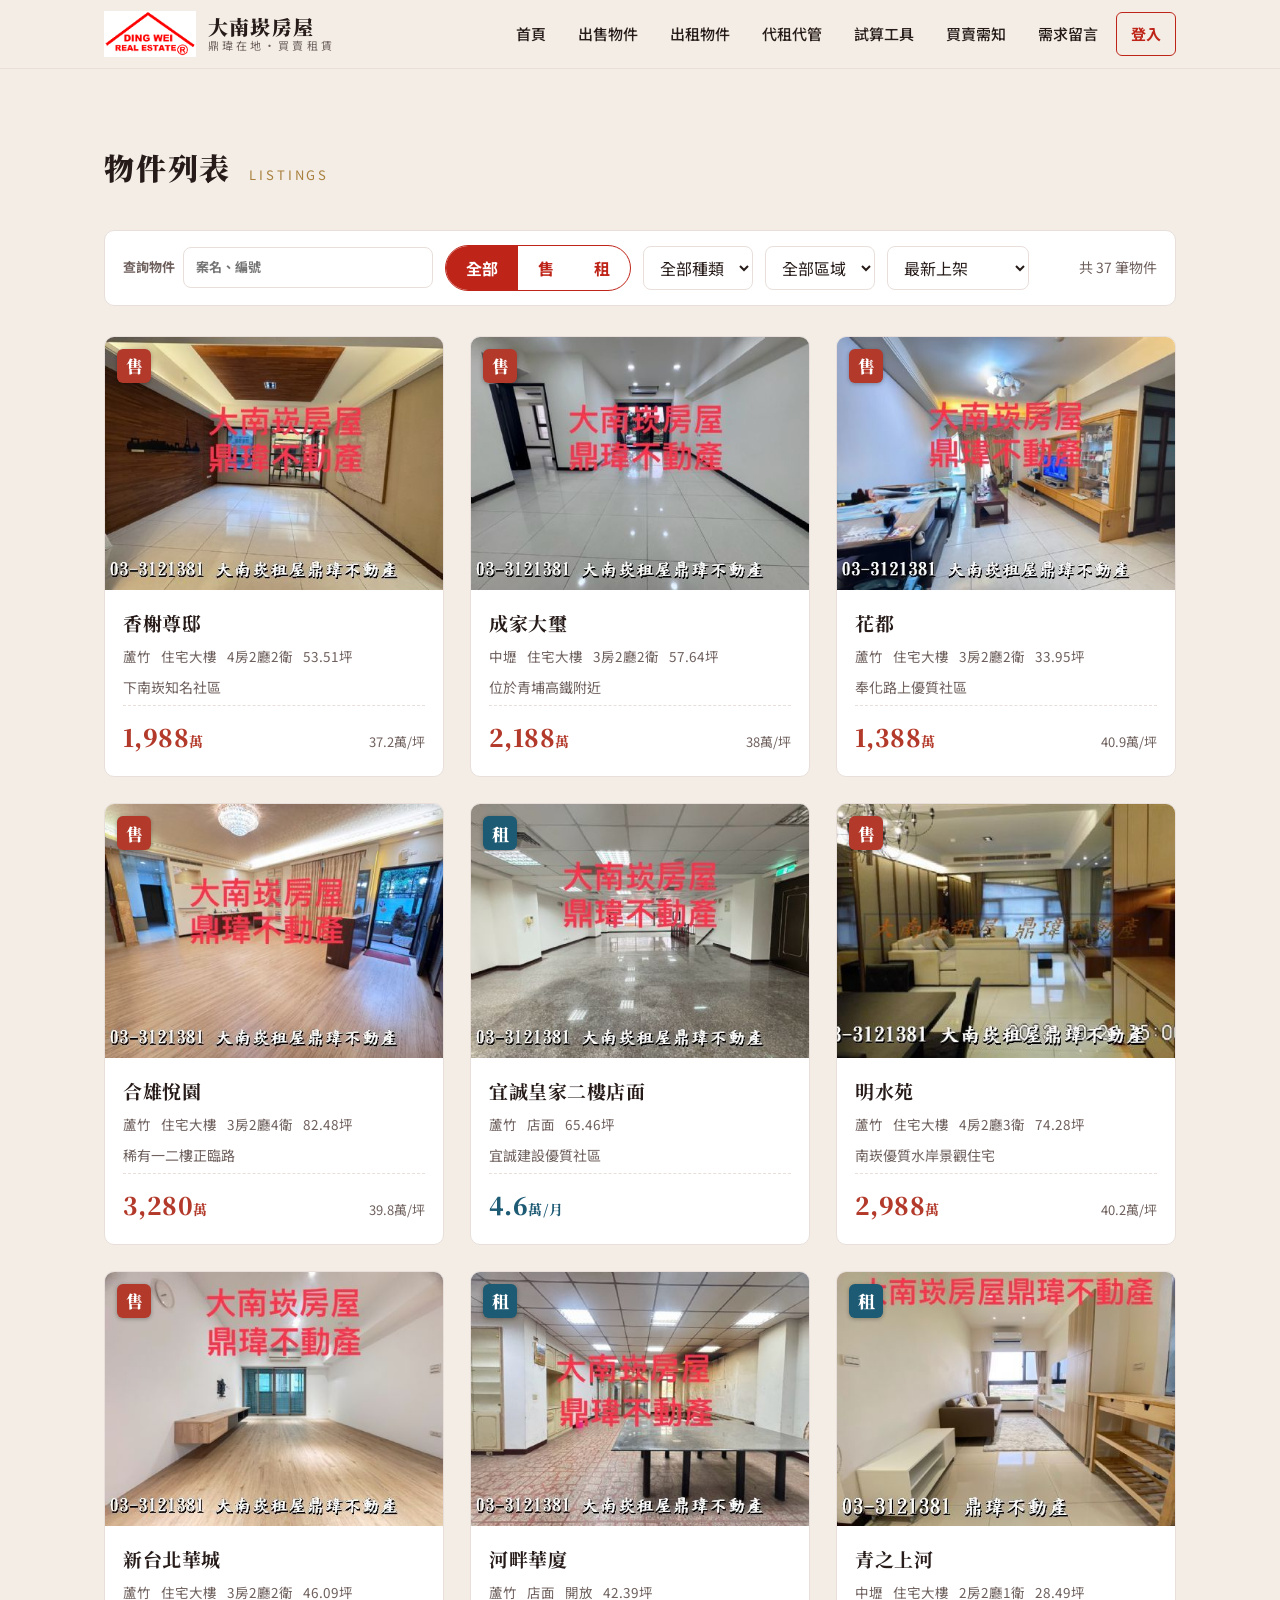
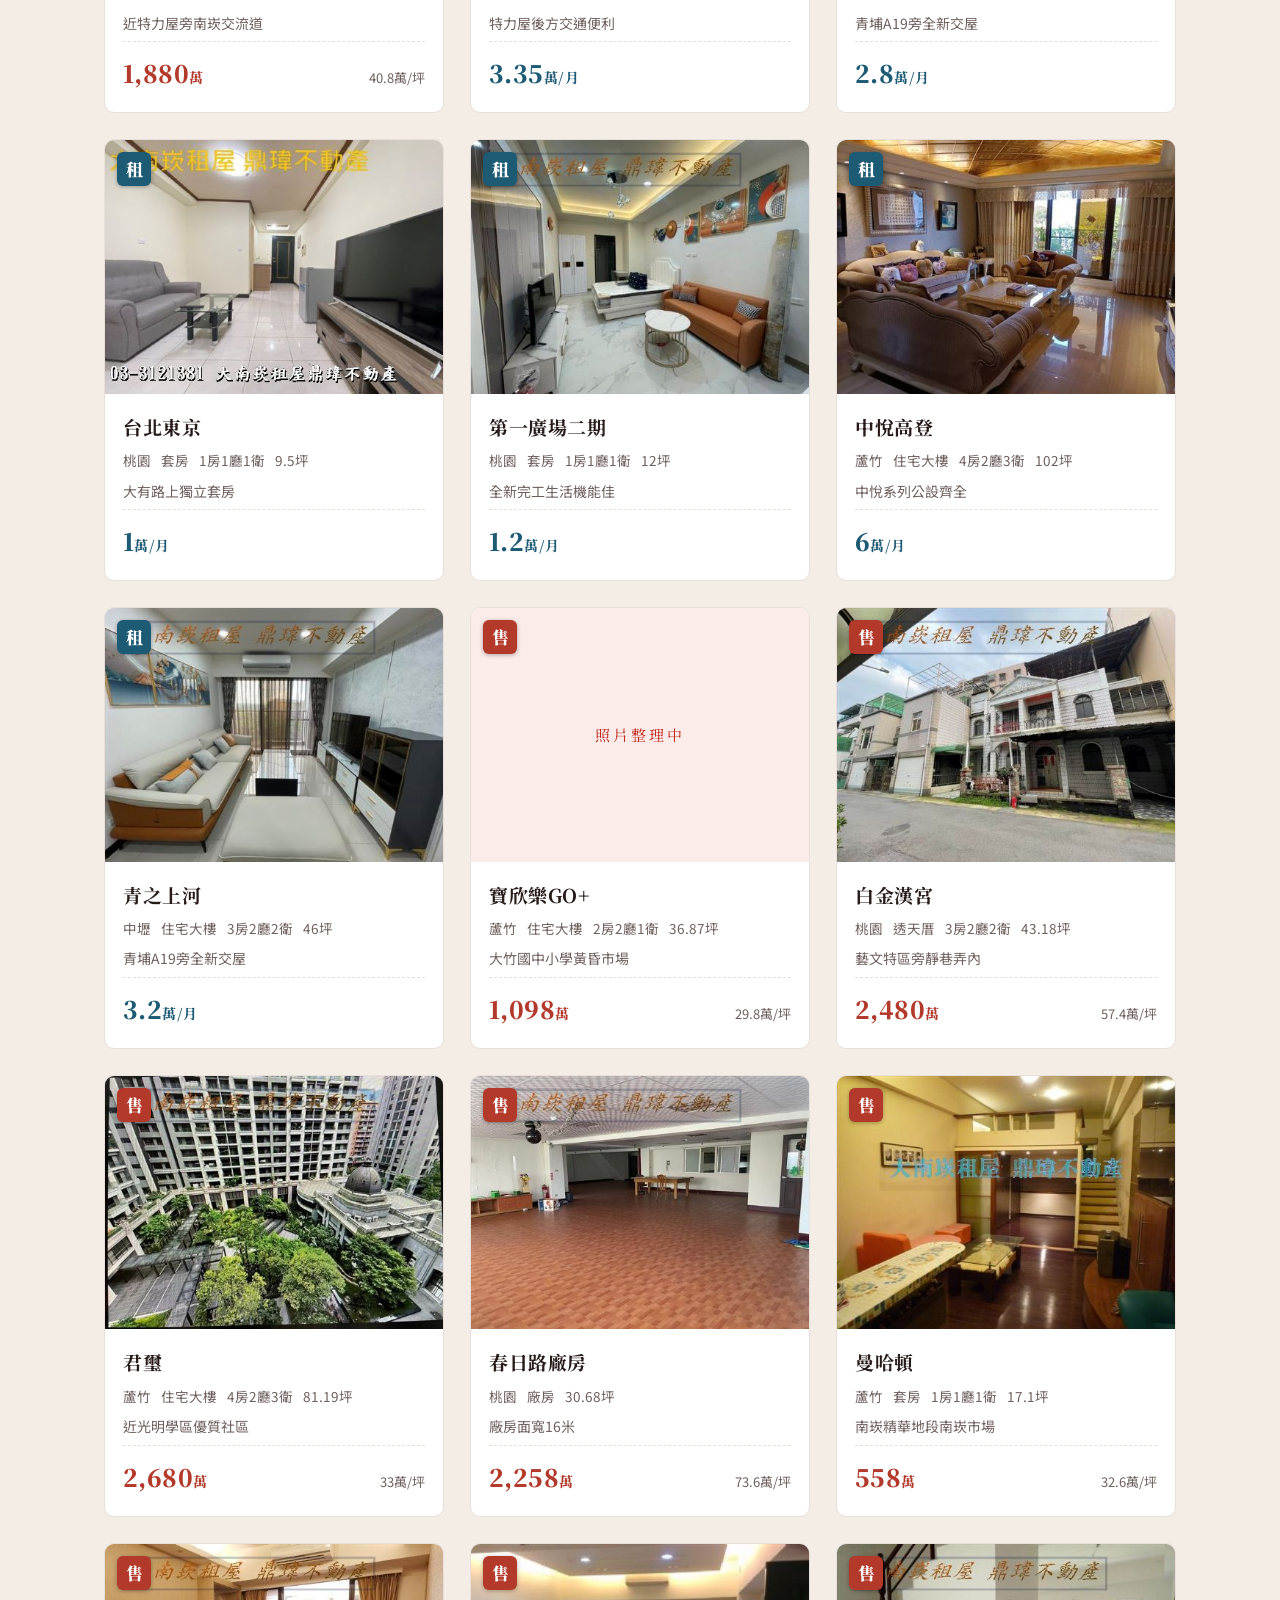
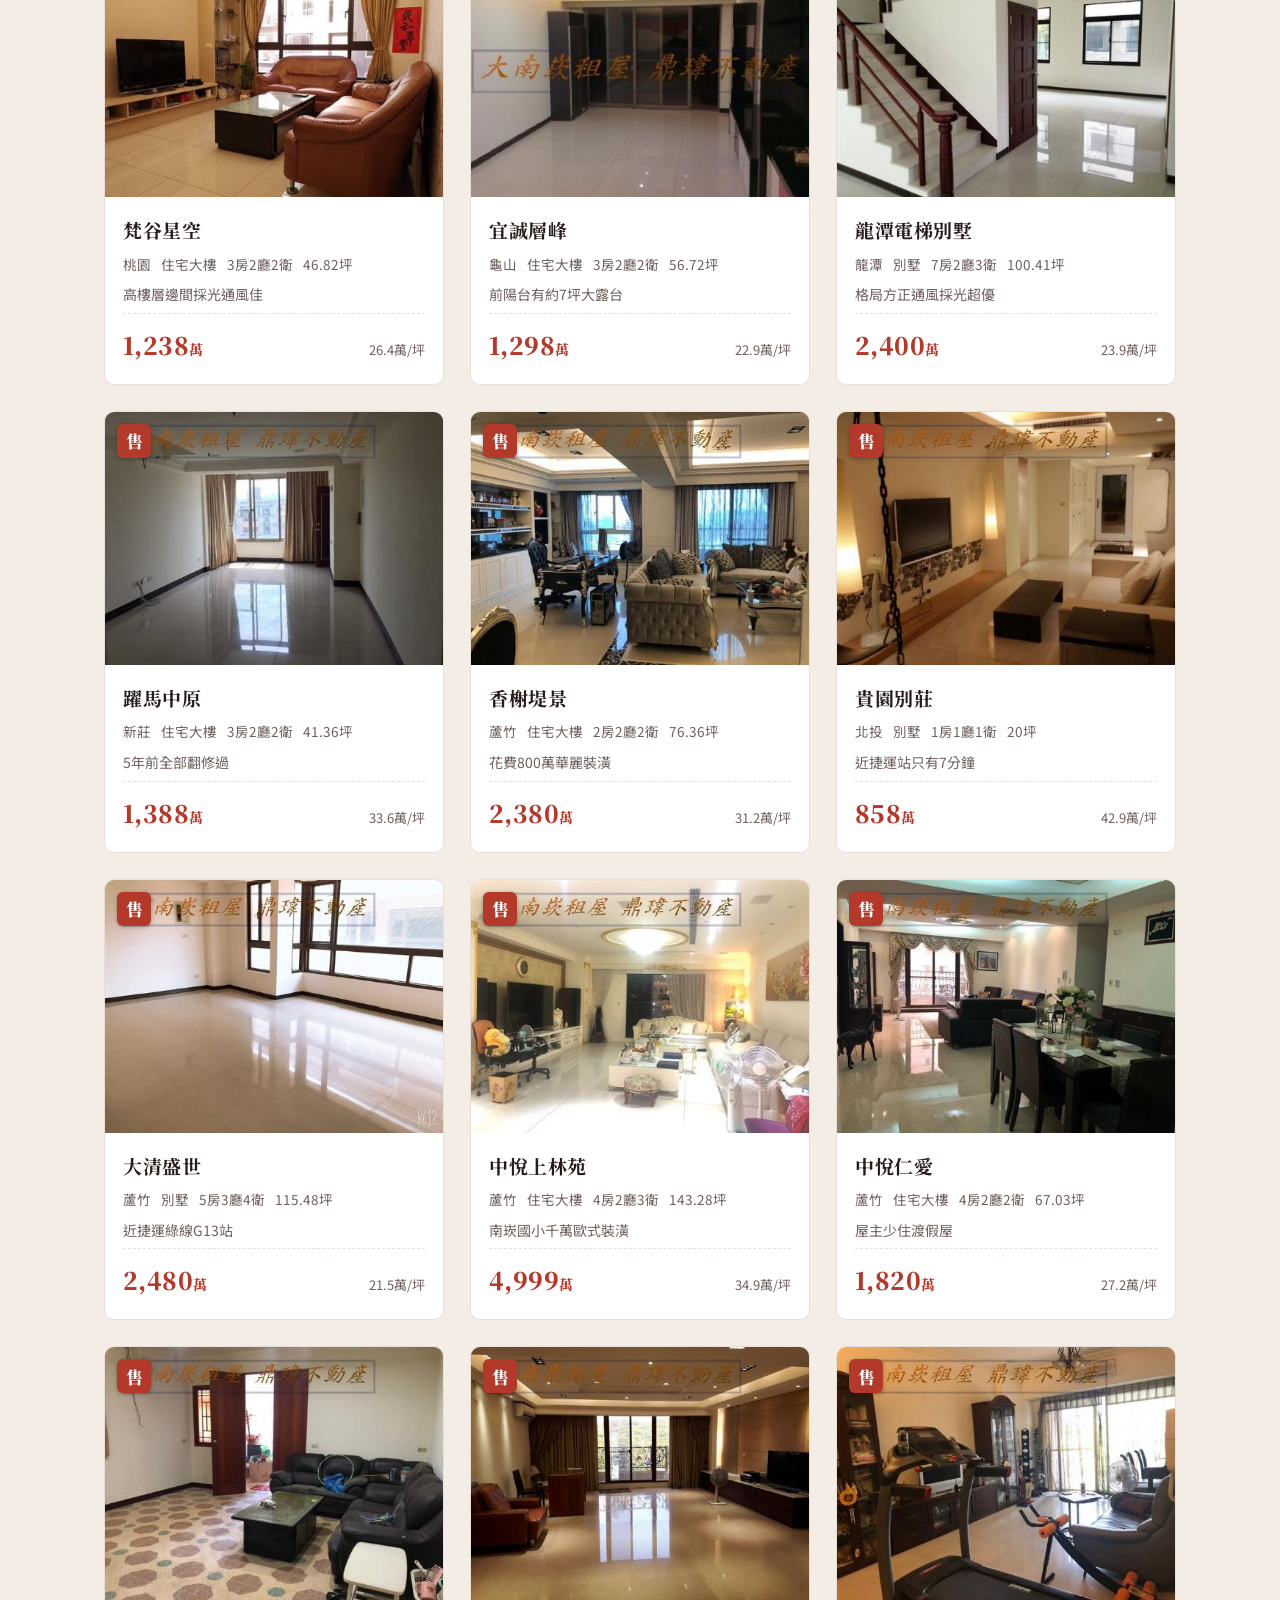
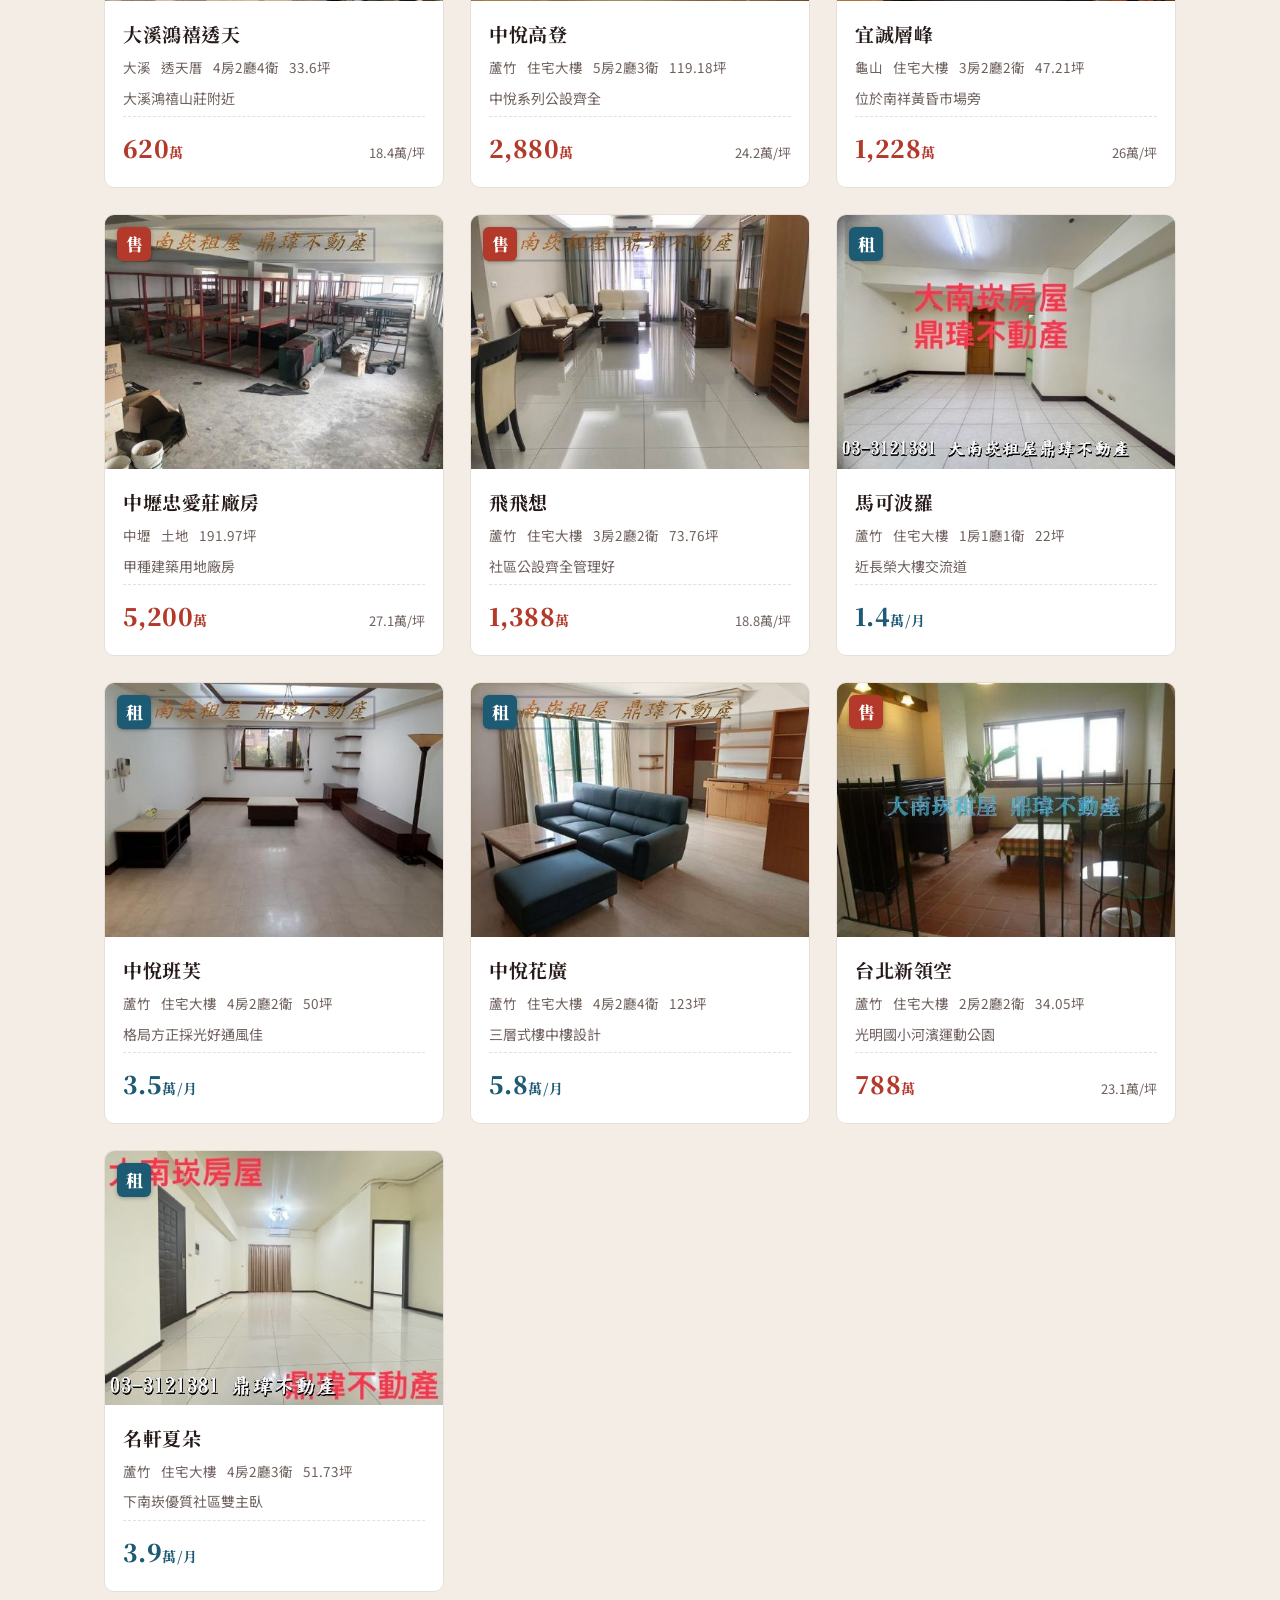
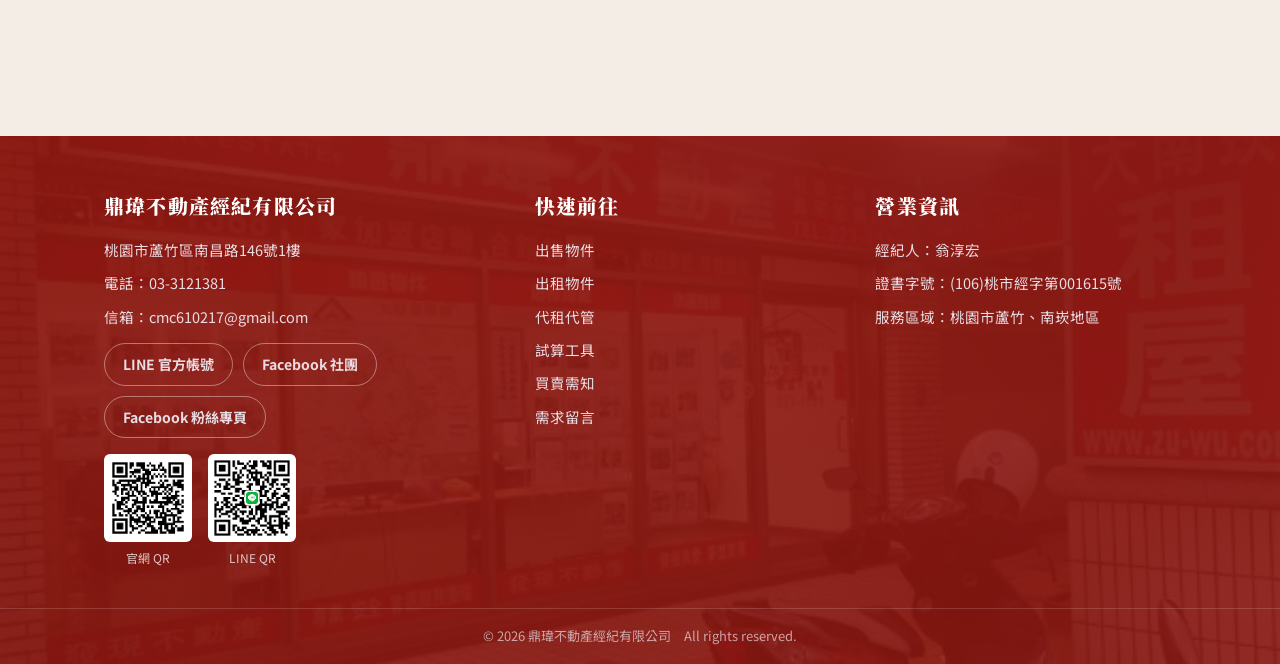
<file: listings.html>
﻿<!DOCTYPE html>
<html lang="zh-Hant-TW">
<head>
<meta charset="utf-8">
<meta name="viewport" content="width=device-width, initial-scale=1">
<meta name="theme-color" content="#BE2418">
<link rel="manifest" href="/manifest.webmanifest">
<link rel="apple-touch-icon" href="assets/brand/app-icon.svg">
<title>物件列表｜鼎瑋不動產經紀有限公司</title>
<meta name="description" content="鼎瑋不動產桃園蘆竹南崁地區出售、出租物件一覽：住宅大樓、透天別墅、店面、土地與廠房。">
<link rel="preconnect" href="https://fonts.googleapis.com">
<link rel="preconnect" href="https://fonts.gstatic.com" crossorigin>
<link href="https://fonts.googleapis.com/css2?family=Noto+Sans+TC:wght@400;500;700&family=Noto+Serif+TC:wght@700;900&display=swap" rel="stylesheet">
<link rel="stylesheet" href="assets/style.css?v=12">
</head>
<body data-page="list">

<header class="site-header">
  <div class="wrap">
    <a class="brand" href="index.html">
      <img class="brand-logo" src="assets/brand/logo_old.gif" alt="鼎瑋不動產 DING WEI REAL ESTATE">
      <span class="brand-name">大南崁房屋
        <span class="brand-sub">鼎瑋在地・買賣租賃</span>
      </span>
    </a>
    <nav class="site-nav" aria-label="主選單">
      <a href="index.html">首頁</a>
      <a href="listings.html?deal=sell">出售物件</a>
      <a href="listings.html?deal=rent">出租物件</a>
      <a href="management.html">代租代管</a>
      <a href="tools.html">試算工具</a>
      <a href="knowledge.html">買賣需知</a>
      <a href="needs.html">需求留言</a>
      <a class="login-link" href="dw-console-k7f3q9.html" aria-label="登入物件管理後台">登入</a>
    </nav>
  </div>
</header>

<main class="section">
  <div class="wrap">
    <div class="section-head">
      <h2>物件列表</h2><span class="en">Listings</span>
    </div>

    <div class="filter-bar">
      <label class="listing-search" for="f-query"><span>查詢物件</span><input id="f-query" type="search" placeholder="案名、編號"></label>
      <div class="deal-toggle" role="group" aria-label="買賣或租賃">
        <button type="button" data-deal="all" aria-pressed="true">全部</button>
        <button type="button" data-deal="sell" aria-pressed="false">售</button>
        <button type="button" data-deal="rent" aria-pressed="false">租</button>
      </div>
      <select id="f-kind" aria-label="物件種類">
        <option value="">全部種類</option>
      </select>
      <select id="f-district" aria-label="區域">
        <option value="">全部區域</option>
      </select>
      <select id="f-sort" aria-label="排序方式">
        <option value="new">最新上架</option>
        <option value="priceAsc">價格由低到高</option>
        <option value="priceDesc">價格由高到低</option>
        <option value="sizeDesc">坪數由大到小</option>
      </select>
      <span id="f-count" class="filter-count"></span>
    </div>

    <div id="list-grid" class="card-grid"></div>
  </div>
</main>

<footer class="site-footer">
  <div class="wrap">
    <div>
      <h3>鼎瑋不動產經紀有限公司</h3>
      <p>桃園市蘆竹區南昌路146號1樓</p>
      <p>電話：<a href="tel:033121381">03-3121381</a></p>
      <p>信箱：<a href="mailto:cmc610217@gmail.com">cmc610217@gmail.com</a></p>
      <div class="sns-row">
        <a id="sns-line" class="sns-btn pending" href="#" target="_blank" rel="noopener">LINE 官方帳號</a>
        <a id="sns-fb-group" class="sns-btn pending" href="#" target="_blank" rel="noopener">Facebook 社團</a>
        <a id="sns-fb" class="sns-btn pending" href="#" target="_blank" rel="noopener">Facebook 粉絲專頁</a>
      </div>
      <div class="qr-row">
        <figure><img src="assets/brand/site_qr.png" alt="官網 QR Code" loading="lazy"><figcaption>官網 QR</figcaption></figure>
        <figure><img src="assets/brand/line_qr.png" alt="LINE QR Code" loading="lazy"><figcaption>LINE QR</figcaption></figure>
      </div>
    </div>
    <div>
      <h3>快速前往</h3>
      <ul>
        <li><a href="listings.html?deal=sell">出售物件</a></li>
        <li><a href="listings.html?deal=rent">出租物件</a></li>
        <li><a href="management.html">代租代管</a></li>
        <li><a href="tools.html">試算工具</a></li>
        <li><a href="knowledge.html">買賣需知</a></li>
        <li><a href="needs.html">需求留言</a></li>
      </ul>
    </div>
    <div>
      <h3>營業資訊</h3>
      <p>經紀人：翁淳宏</p>
      <p>證書字號：(106)桃市經字第001615號</p>
      <p>服務區域：桃園市蘆竹、南崁地區</p>
    </div>
  </div>
  <div class="footer-legal">© 2026 鼎瑋不動產經紀有限公司　All rights reserved.</div>
</footer>

<script src="assets/config.js?v=6"></script>
<script src="assets/data.js?v=7"></script>
<script src="assets/site.js?v=9"></script>
<script src="assets/site-install.js?v=1"></script>
<script src="assets/mobile-passkey-login.js?v=1"></script>
</body>
</html>
</file>
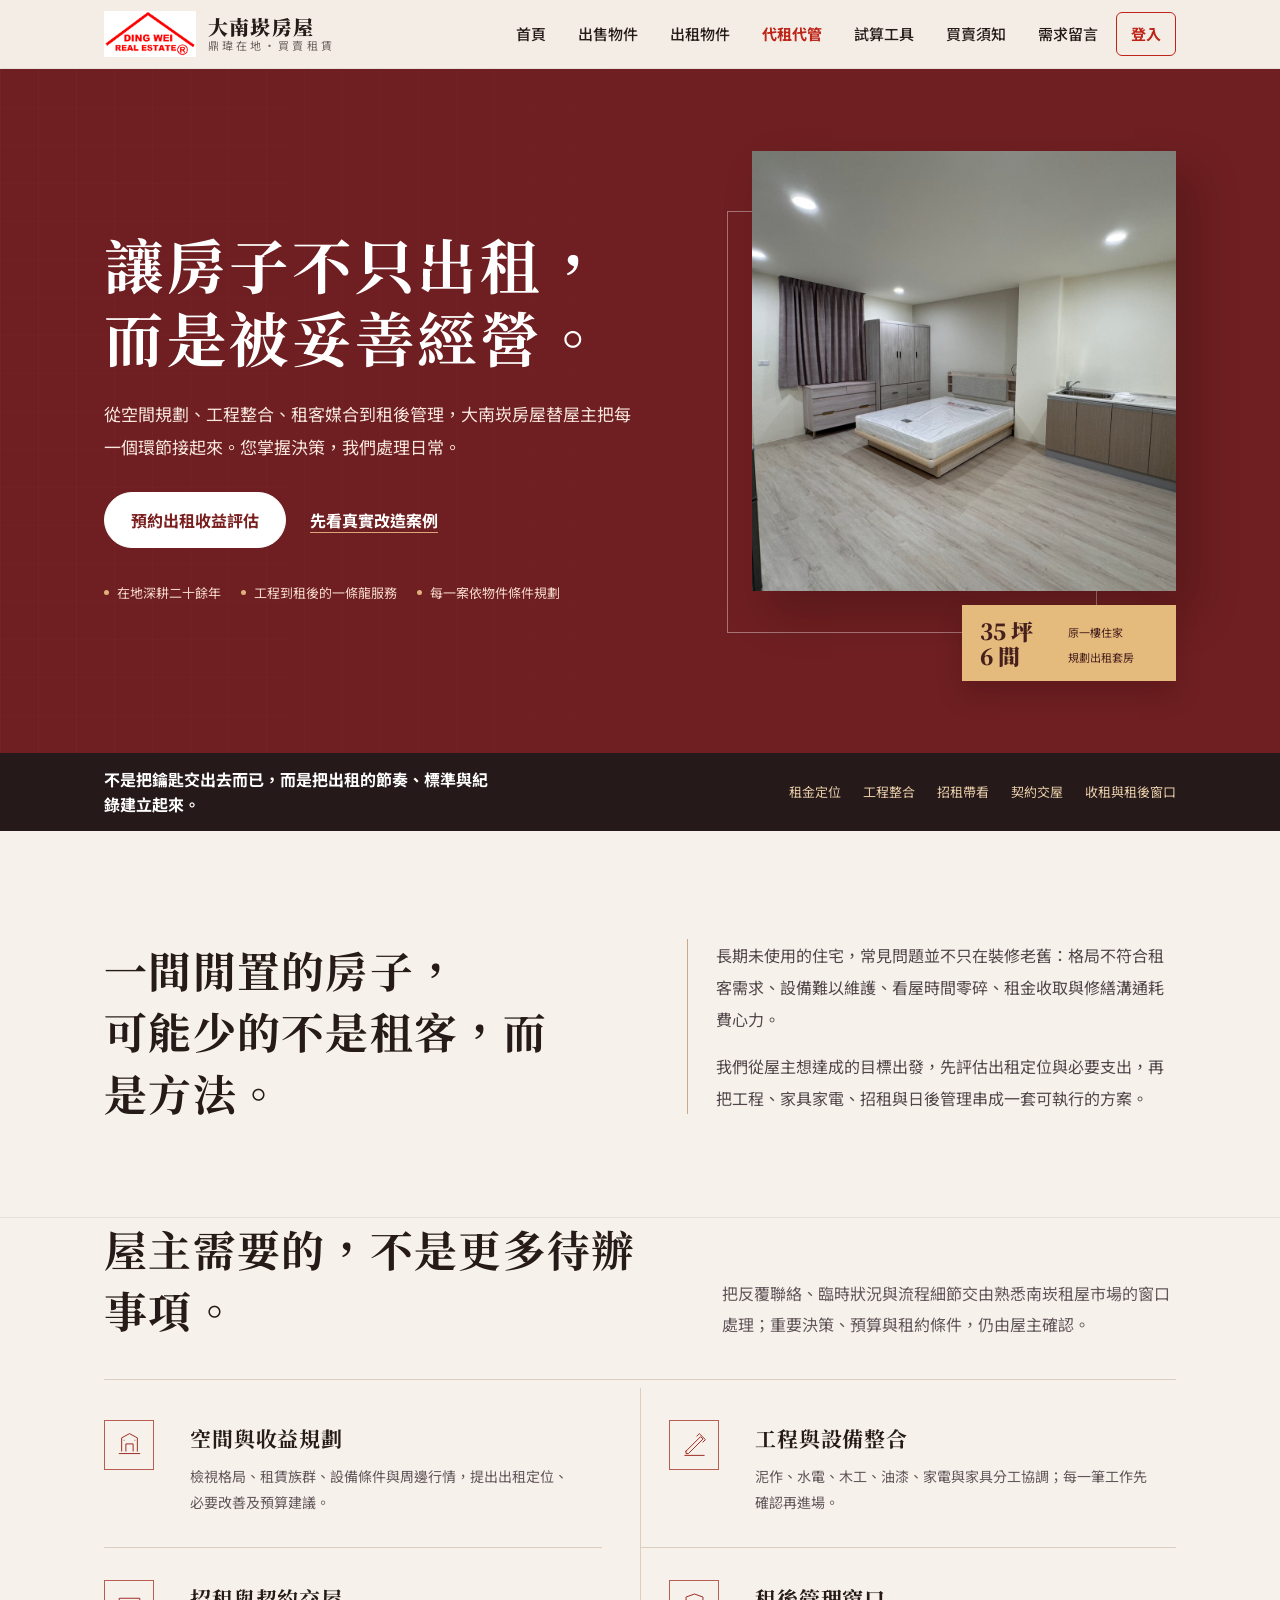
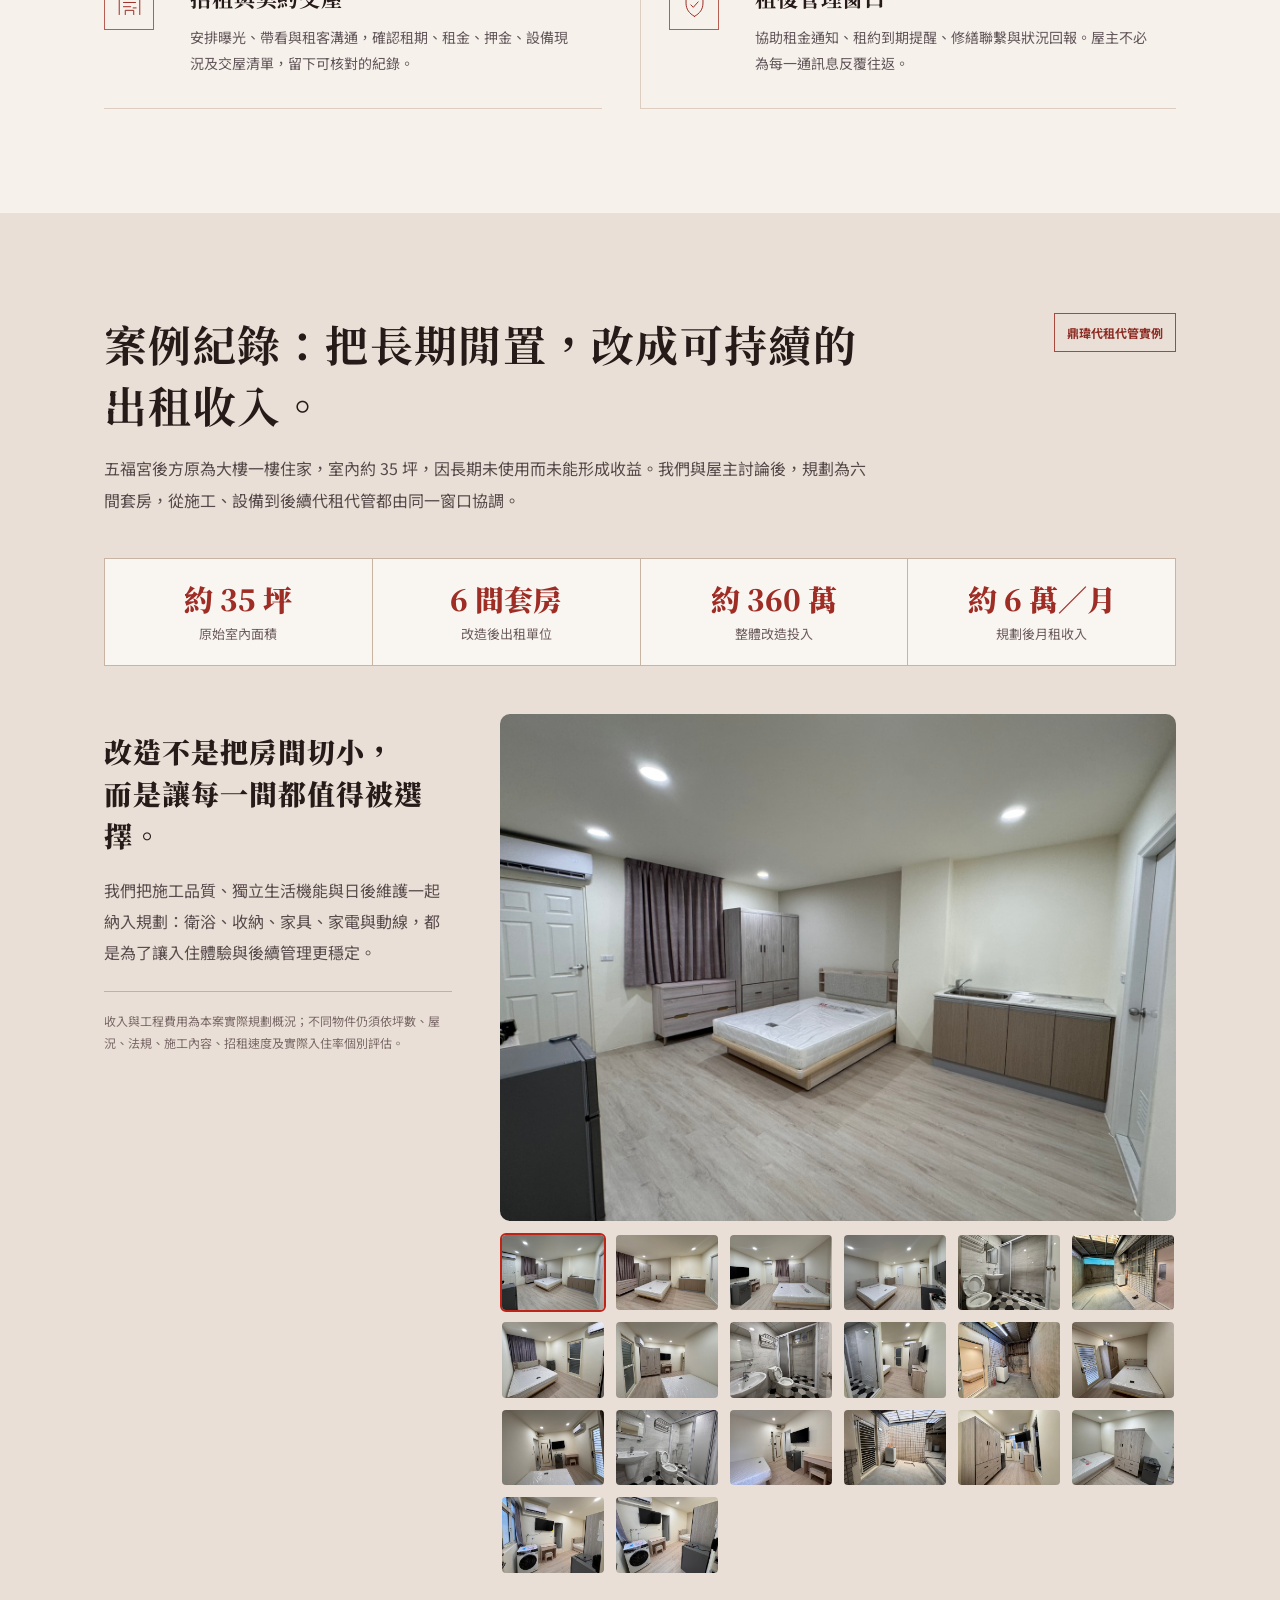
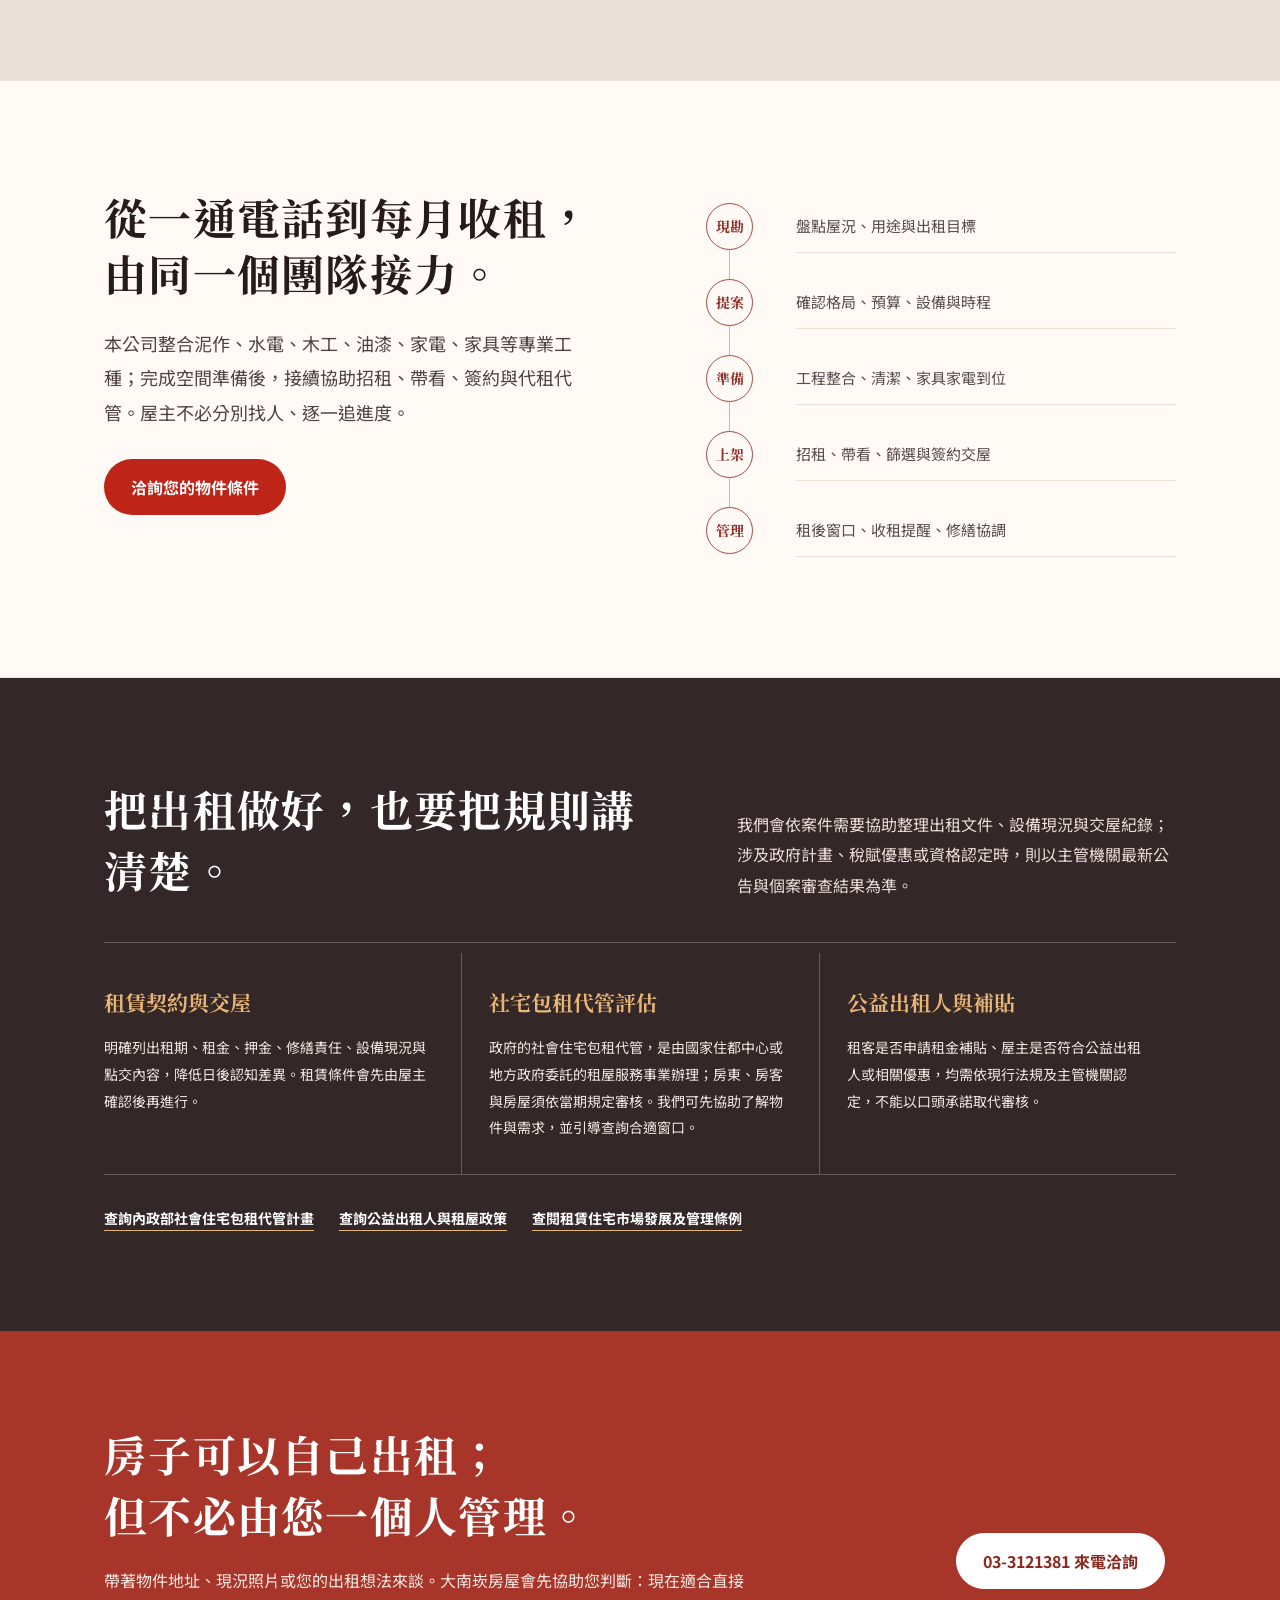
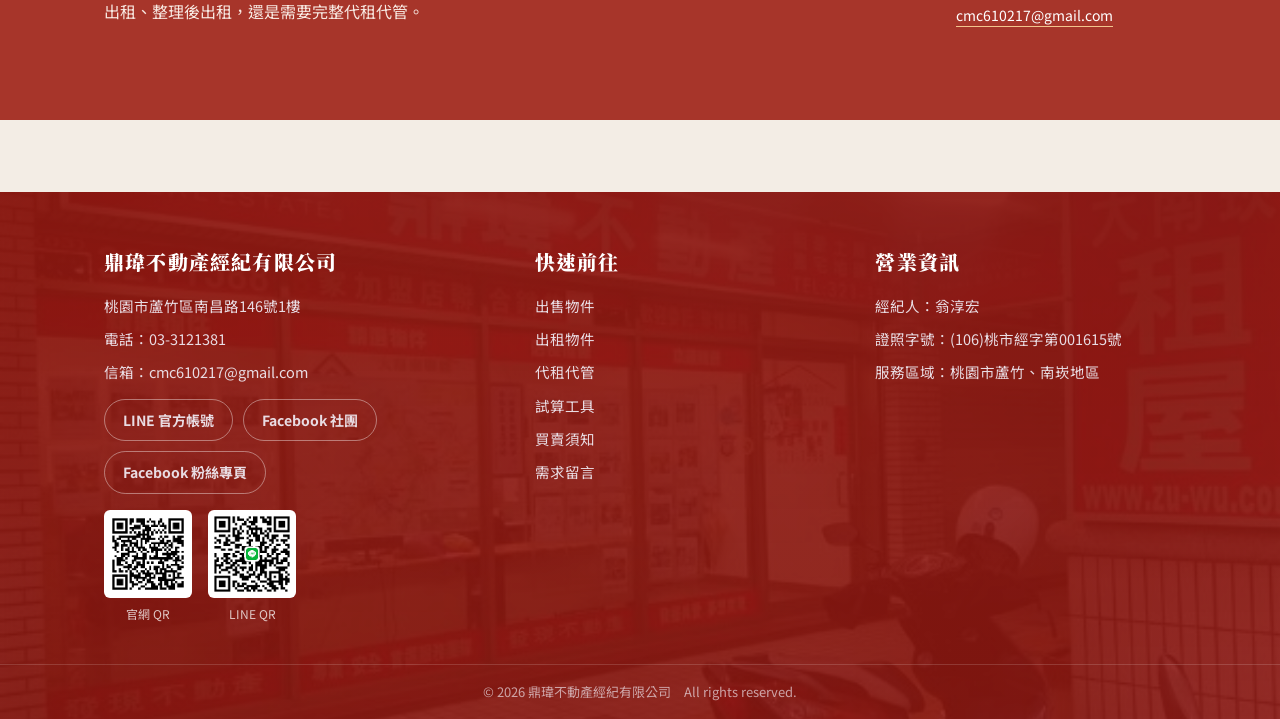
<file: management.html>
<!DOCTYPE html>
<html lang="zh-Hant-TW">
<head>
<meta charset="utf-8">
<meta name="viewport" content="width=device-width, initial-scale=1">
<meta name="theme-color" content="#BE2418">
<link rel="manifest" href="/manifest.webmanifest">
<link rel="apple-touch-icon" href="assets/brand/app-icon.svg">
<title>代租代管｜大南崁房屋・鼎瑋不動產</title>
<meta name="description" content="大南崁房屋提供桃園蘆竹、南崁地區代租代管、出租規劃、修繕整合、招租、簽約、收租與租後管理服務。以可追蹤流程，讓閒置住宅成為穩定收益。">
<link rel="preconnect" href="https://fonts.googleapis.com">
<link rel="preconnect" href="https://fonts.gstatic.com" crossorigin>
<link href="https://fonts.googleapis.com/css2?family=Noto+Sans+TC:wght@400;500;700&family=Noto+Serif+TC:wght@700;900&display=swap" rel="stylesheet">
<link rel="stylesheet" href="assets/style.css?v=13">
</head>
<body>
<!-- THESIS: 這是一頁讓屋主看見「閒置資產被妥善接手」的業務提案，而非服務清單。
OWN-WORLD: 延續鼎瑋的深磚紅、暖白與金色，使用房屋改造實景、細線與可靠的施工紀錄語彙。
STORY: 屋主先看見真實改造，再理解從規劃到租後管理的責任邊界，最後主動預約評估。
FIRST VIEWPORT: 左側是收益與管理承諾，右側是完成後的套房實景與案件關鍵數字；行動按鈕緊接在承諾下方。
FORM: established-world extension；FINISH: unreviewed and undocumented is unfinished; this build ends with the finish review, the verdict, and DESIGN.md.
-->
<header class="site-header"><div class="wrap">
  <a class="brand" href="index.html"><img class="brand-logo" src="assets/brand/logo_old.gif" alt="鼎瑋不動產 DING WEI REAL ESTATE"><span class="brand-name">大南崁房屋<span class="brand-sub">鼎瑋在地・買賣租賃</span></span></a>
  <nav class="site-nav" aria-label="主選單">
    <a href="index.html">首頁</a><a href="listings.html?deal=sell">出售物件</a><a href="listings.html?deal=rent">出租物件</a><a href="management.html" aria-current="page">代租代管</a><a href="tools.html">試算工具</a><a href="knowledge.html">買賣須知</a><a href="needs.html">需求留言</a><a class="login-link" href="dw-console-k7f3q9.html" aria-label="登入物件管理後台">登入</a>
  </nav>
</div></header>

<main class="management-page">
  <section class="management-hero management-hero--proof">
    <div class="wrap management-hero-grid">
      <div class="management-hero-copy">
        <h1>讓房子不只出租，<br>而是被妥善經營。</h1>
        <p>從空間規劃、工程整合、租客媒合到租後管理，大南崁房屋替屋主把每一個環節接起來。您掌握決策，我們處理日常。</p>
        <div class="management-hero-actions"><a class="btn btn-primary" href="needs.html?kind=sell&amp;content=我想預約出租收益評估，請與我聯絡。">預約出租收益評估</a><a class="management-text-link" href="#case">先看真實改造案例</a></div>
        <ul class="management-hero-points" aria-label="服務特色">
          <li>在地深耕二十餘年</li><li>工程到租後的一條龍服務</li><li>每一案依物件條件規劃</li>
        </ul>
      </div>
      <figure class="management-hero-photo"><img src="assets/photo_management/S__41353384.jpg" alt="鼎瑋代租代管改造完成後的套房實景"><div class="management-hero-stamp"><strong>35 坪</strong><span>原一樓住家</span><strong>6 間</strong><span>規劃出租套房</span></div></figure>
    </div>
  </section>

  <section class="management-assurance" aria-label="代租代管服務承諾"><div class="wrap">
    <p>不是把鑰匙交出去而已，而是把出租的節奏、標準與紀錄建立起來。</p>
    <ul><li>租金定位</li><li>工程整合</li><li>招租帶看</li><li>契約交屋</li><li>收租與租後窗口</li></ul>
  </div></section>

  <section class="section management-intro"><div class="wrap management-intro-grid">
    <div><h2>一間閒置的房子，<br>可能少的不是租客，而是方法。</h2></div>
    <div class="management-prose"><p>長期未使用的住宅，常見問題並不只在裝修老舊：格局不符合租客需求、設備難以維護、看屋時間零碎、租金收取與修繕溝通耗費心力。</p><p>我們從屋主想達成的目標出發，先評估出租定位與必要支出，再把工程、家具家電、招租與日後管理串成一套可執行的方案。</p></div>
  </div></section>

  <section class="section management-service-section"><div class="wrap">
    <div class="management-section-lead"><h2>屋主需要的，不是更多待辦事項。</h2><p>把反覆聯絡、臨時狀況與流程細節交由熟悉南崁租屋市場的窗口處理；重要決策、預算與租約條件，仍由屋主確認。</p></div>
    <div class="management-service-list">
      <article><div class="management-icon" aria-hidden="true"><svg viewBox="0 0 48 48"><path d="M7 39h34M11 35V13l13-7 13 7v22M18 35V23h12v12M15 17h.01M33 17h.01"/></svg></div><div><h3>空間與收益規劃</h3><p>檢視格局、租賃族群、設備條件與周邊行情，提出出租定位、必要改善及預算建議。</p></div></article>
      <article><div class="management-icon" aria-hidden="true"><svg viewBox="0 0 48 48"><path d="M10 35 34 11l4 4-24 24H10v-4ZM28 10l4-4 10 10-4 4M8 42h32"/></svg></div><div><h3>工程與設備整合</h3><p>泥作、水電、木工、油漆、家電與家具分工協調；每一筆工作先確認再進場。</p></div></article>
      <article><div class="management-icon" aria-hidden="true"><svg viewBox="0 0 48 48"><path d="M7 39V12h34v27M14 19h20M14 26h12M30 28h5M17 39v-7h14v7"/></svg></div><div><h3>招租與契約交屋</h3><p>安排曝光、帶看與租客溝通，確認租期、租金、押金、設備現況及交屋清單，留下可核對的紀錄。</p></div></article>
      <article><div class="management-icon" aria-hidden="true"><svg viewBox="0 0 48 48"><path d="M24 42c9-5 14-12 14-22V10L24 5 10 10v10c0 10 5 17 14 22ZM18 23l4 4 8-9"/></svg></div><div><h3>租後管理窗口</h3><p>協助租金通知、租約到期提醒、修繕聯繫與狀況回報。屋主不必為每一通訊息反覆往返。</p></div></article>
    </div>
  </div></section>

  <section class="management-case" id="case"><div class="wrap">
    <div class="management-case-head"><div><h2>案例紀錄：把長期閒置，改成可持續的出租收入。</h2><p>五福宮後方原為大樓一樓住家，室內約 35 坪，因長期未使用而未能形成收益。我們與屋主討論後，規劃為六間套房，從施工、設備到後續代租代管都由同一窗口協調。</p></div><span>鼎瑋代租代管實例</span></div>
    <div class="management-case-facts"><div><b>約 35 坪</b><span>原始室內面積</span></div><div><b>6 間套房</b><span>改造後出租單位</span></div><div><b>約 360 萬</b><span>整體改造投入</span></div><div><b>約 6 萬／月</b><span>規劃後月租收入</span></div></div>
    <div class="management-case-layout">
      <div class="management-case-copy"><h3>改造不是把房間切小，<br>而是讓每一間都值得被選擇。</h3><p>我們把施工品質、獨立生活機能與日後維護一起納入規劃：衛浴、收納、家具、家電與動線，都是為了讓入住體驗與後續管理更穩定。</p><p class="management-fineprint">收入與工程費用為本案實際規劃概況；不同物件仍須依坪數、屋況、法規、施工內容、招租速度及實際入住率個別評估。</p></div>
      <div class="management-case-gallery" aria-label="五福宮後方套房改造案例圖片">
        <div class="gallery-main management-gallery-main"><img id="management-gallery-main" src="assets/photo_management/S__41353384.jpg" alt="五福宮後方套房改造案例照片"></div>
        <div class="gallery-thumbs management-gallery-thumbs">
          <button type="button" class="active" data-src="assets/photo_management/S__41353384.jpg" aria-label="第 1 張案例照片"><img src="assets/photo_management/S__41353384.jpg" alt="" loading="lazy"></button>
          <button type="button" data-src="assets/photo_management/S__41353386.jpg" aria-label="第 2 張案例照片"><img src="assets/photo_management/S__41353386.jpg" alt="" loading="lazy"></button>
          <button type="button" data-src="assets/photo_management/S__41353387.jpg" aria-label="第 3 張案例照片"><img src="assets/photo_management/S__41353387.jpg" alt="" loading="lazy"></button>
          <button type="button" data-src="assets/photo_management/S__41353388.jpg" aria-label="第 4 張案例照片"><img src="assets/photo_management/S__41353388.jpg" alt="" loading="lazy"></button>
          <button type="button" data-src="assets/photo_management/S__41353389.jpg" aria-label="第 5 張案例照片"><img src="assets/photo_management/S__41353389.jpg" alt="" loading="lazy"></button>
          <button type="button" data-src="assets/photo_management/S__41353390.jpg" aria-label="第 6 張案例照片"><img src="assets/photo_management/S__41353390.jpg" alt="" loading="lazy"></button>
          <button type="button" data-src="assets/photo_management/S__41353391.jpg" aria-label="第 7 張案例照片"><img src="assets/photo_management/S__41353391.jpg" alt="" loading="lazy"></button>
          <button type="button" data-src="assets/photo_management/S__41353393.jpg" aria-label="第 8 張案例照片"><img src="assets/photo_management/S__41353393.jpg" alt="" loading="lazy"></button>
          <button type="button" data-src="assets/photo_management/S__41353394.jpg" aria-label="第 9 張案例照片"><img src="assets/photo_management/S__41353394.jpg" alt="" loading="lazy"></button>
          <button type="button" data-src="assets/photo_management/S__41353395.jpg" aria-label="第 10 張案例照片"><img src="assets/photo_management/S__41353395.jpg" alt="" loading="lazy"></button>
          <button type="button" data-src="assets/photo_management/S__41353396.jpg" aria-label="第 11 張案例照片"><img src="assets/photo_management/S__41353396.jpg" alt="" loading="lazy"></button>
          <button type="button" data-src="assets/photo_management/S__41353397.jpg" aria-label="第 12 張案例照片"><img src="assets/photo_management/S__41353397.jpg" alt="" loading="lazy"></button>
          <button type="button" data-src="assets/photo_management/S__41353399.jpg" aria-label="第 13 張案例照片"><img src="assets/photo_management/S__41353399.jpg" alt="" loading="lazy"></button>
          <button type="button" data-src="assets/photo_management/S__41353400.jpg" aria-label="第 14 張案例照片"><img src="assets/photo_management/S__41353400.jpg" alt="" loading="lazy"></button>
          <button type="button" data-src="assets/photo_management/S__41353401.jpg" aria-label="第 15 張案例照片"><img src="assets/photo_management/S__41353401.jpg" alt="" loading="lazy"></button>
          <button type="button" data-src="assets/photo_management/S__41353402.jpg" aria-label="第 16 張案例照片"><img src="assets/photo_management/S__41353402.jpg" alt="" loading="lazy"></button>
          <button type="button" data-src="assets/photo_management/S__41353403.jpg" aria-label="第 17 張案例照片"><img src="assets/photo_management/S__41353403.jpg" alt="" loading="lazy"></button>
          <button type="button" data-src="assets/photo_management/S__41353405.jpg" aria-label="第 18 張案例照片"><img src="assets/photo_management/S__41353405.jpg" alt="" loading="lazy"></button>
          <button type="button" data-src="assets/photo_management/S__41353406.jpg" aria-label="第 19 張案例照片"><img src="assets/photo_management/S__41353406.jpg" alt="" loading="lazy"></button>
          <button type="button" data-src="assets/photo_management/S__41353407.jpg" aria-label="第 20 張案例照片"><img src="assets/photo_management/S__41353407.jpg" alt="" loading="lazy"></button>
        </div>
      </div>
    </div>
  </div></section>

  <section class="section management-team"><div class="wrap management-team-grid">
    <div><h2>從一通電話到每月收租，<span>由同一個團隊接力。</span></h2><p>本公司整合泥作、水電、木工、油漆、家電、家具等專業工種；完成空間準備後，接續協助招租、帶看、簽約與代租代管。屋主不必分別找人、逐一追進度。</p><a class="btn btn-primary" href="needs.html?kind=sell&amp;content=我想洽詢代租代管的物件條件，請與我聯絡。">洽詢您的物件條件</a></div>
    <ol class="management-flow"><li><b>現勘</b><span>盤點屋況、用途與出租目標</span></li><li><b>提案</b><span>確認格局、預算、設備與時程</span></li><li><b>準備</b><span>工程整合、清潔、家具家電到位</span></li><li><b>上架</b><span>招租、帶看、篩選與簽約交屋</span></li><li><b>管理</b><span>租後窗口、收租提醒、修繕協調</span></li></ol>
  </div></section>

  <section class="section management-policy"><div class="wrap">
    <div class="management-policy-head"><h2>把出租做好，也要把規則講清楚。</h2><p>我們會依案件需要協助整理出租文件、設備現況與交屋紀錄；涉及政府計畫、稅賦優惠或資格認定時，則以主管機關最新公告與個案審查結果為準。</p></div>
    <div class="management-policy-grid">
      <article><h3>租賃契約與交屋</h3><p>明確列出租期、租金、押金、修繕責任、設備現況與點交內容，降低日後認知差異。租賃條件會先由屋主確認後再進行。</p></article>
      <article><h3>社宅包租代管評估</h3><p>政府的社會住宅包租代管，是由國家住都中心或地方政府委託的租屋服務事業辦理；房東、房客與房屋須依當期規定審核。我們可先協助了解物件與需求，並引導查詢合適窗口。</p></article>
      <article><h3>公益出租人與補貼</h3><p>租客是否申請租金補貼、屋主是否符合公益出租人或相關優惠，均需依現行法規及主管機關認定，不能以口頭承諾取代審核。</p></article>
    </div>
    <div class="management-policy-links"><a href="https://pip.moi.gov.tw/Publicize/Info/B5020?Mode=P4" target="_blank" rel="noopener">查詢內政部社會住宅包租代管計畫</a><a href="https://pip.moi.gov.tw/Publicize/Info/B4050" target="_blank" rel="noopener">查詢公益出租人與租屋政策</a><a href="https://law.moj.gov.tw/LawClass/LawAll.aspx?pcode=D0060131" target="_blank" rel="noopener">查閱租賃住宅市場發展及管理條例</a></div>
  </div></section>

  <section class="management-close"><div class="wrap"><div><h2>房子可以自己出租；<br>但不必由您一個人管理。</h2><p>帶著物件地址、現況照片或您的出租想法來談。大南崁房屋會先協助您判斷：現在適合直接出租、整理後出租，還是需要完整代租代管。</p></div><div class="management-close-actions"><a class="btn btn-primary" href="tel:033121381">03-3121381 來電洽詢</a><a href="mailto:cmc610217@gmail.com">cmc610217@gmail.com</a></div></div></section>
</main>

<footer class="site-footer"><div class="wrap"><div><h3>鼎瑋不動產經紀有限公司</h3><p>桃園市蘆竹區南昌路146號1樓</p><p>電話：<a href="tel:033121381">03-3121381</a></p><p>信箱：<a href="mailto:cmc610217@gmail.com">cmc610217@gmail.com</a></p><div class="sns-row"><a id="sns-line" class="sns-btn pending" href="#" target="_blank" rel="noopener">LINE 官方帳號</a><a id="sns-fb-group" class="sns-btn pending" href="#" target="_blank" rel="noopener">Facebook 社團</a><a id="sns-fb" class="sns-btn pending" href="#" target="_blank" rel="noopener">Facebook 粉絲專頁</a></div><div class="qr-row"><figure><img src="assets/brand/site_qr.png" alt="官網 QR Code" loading="lazy"><figcaption>官網 QR</figcaption></figure><figure><img src="assets/brand/line_qr.png" alt="LINE QR Code" loading="lazy"><figcaption>LINE QR</figcaption></figure></div></div><div><h3>快速前往</h3><ul><li><a href="listings.html?deal=sell">出售物件</a></li><li><a href="listings.html?deal=rent">出租物件</a></li><li><a href="management.html">代租代管</a></li><li><a href="tools.html">試算工具</a></li><li><a href="knowledge.html">買賣須知</a></li><li><a href="needs.html">需求留言</a></li></ul></div><div><h3>營業資訊</h3><p>經紀人：翁淳宏</p><p>證照字號：(106)桃市經字第001615號</p><p>服務區域：桃園市蘆竹、南崁地區</p></div></div><div class="footer-legal">© 2026 鼎瑋不動產經紀有限公司　All rights reserved.</div></footer>
<script src="assets/config.js?v=6"></script><script src="assets/data.js?v=7"></script><script src="assets/site.js?v=9"></script><script src="assets/site-install.js?v=1"></script><script src="assets/mobile-passkey-login.js?v=1"></script><script>
  (() => {
    const main = document.getElementById('management-gallery-main');
    const thumbs = document.querySelectorAll('.management-gallery-thumbs button');
    thumbs.forEach(button => button.addEventListener('click', () => {
      if (main) main.src = button.dataset.src;
      thumbs.forEach(item => item.classList.remove('active'));
      button.classList.add('active');
    }));
  })();
</script>
</body>
</html>
</file>
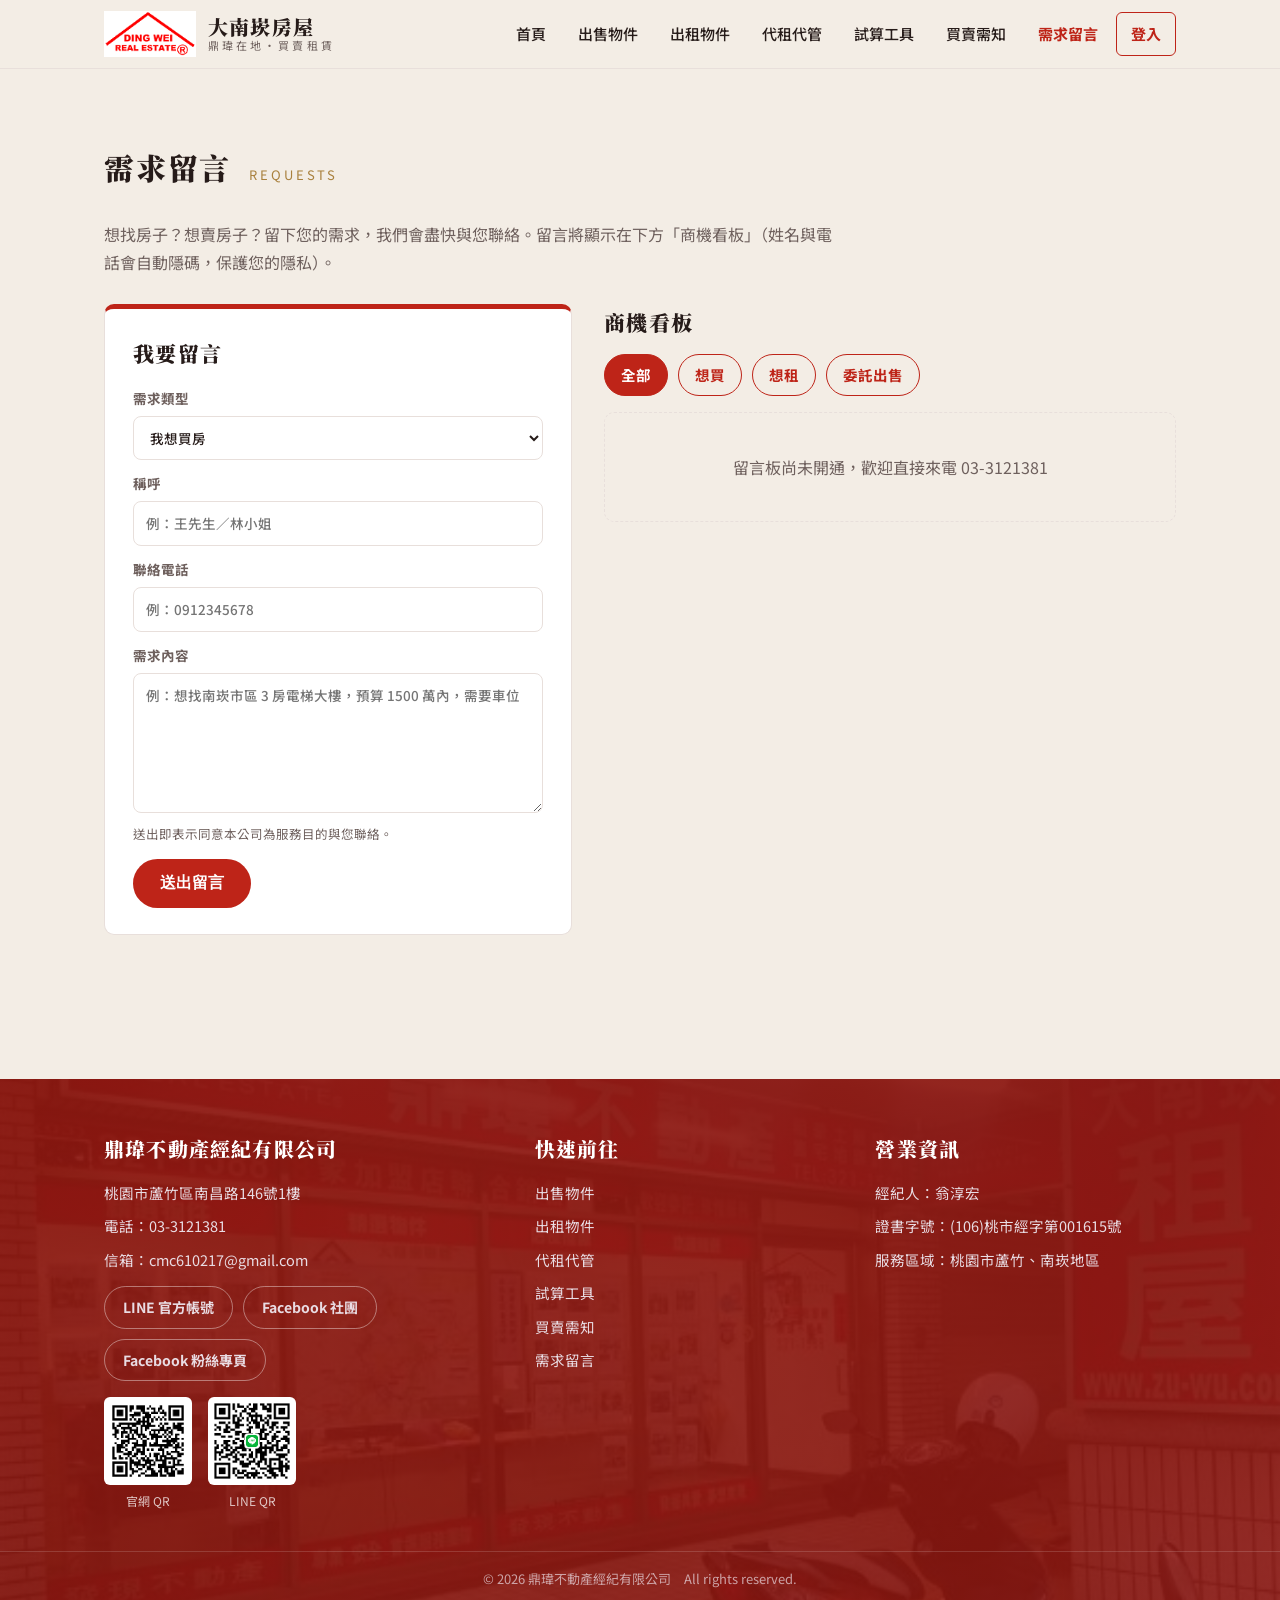
<file: needs.html>
﻿<!DOCTYPE html>
<html lang="zh-Hant-TW">
<head>
<meta charset="utf-8">
<meta name="viewport" content="width=device-width, initial-scale=1">
<meta name="theme-color" content="#BE2418">
<link rel="manifest" href="/manifest.webmanifest">
<link rel="apple-touch-icon" href="assets/brand/app-icon.svg">
<title>需求留言｜鼎瑋不動產經紀有限公司</title>
<meta name="description" content="想在桃園蘆竹南崁買房、租房或委託出售？留下您的需求，鼎瑋不動產專人為您服務。">
<link rel="preconnect" href="https://fonts.googleapis.com">
<link rel="preconnect" href="https://fonts.gstatic.com" crossorigin>
<link href="https://fonts.googleapis.com/css2?family=Noto+Sans+TC:wght@400;500;700&family=Noto+Serif+TC:wght@700;900&display=swap" rel="stylesheet">
<link rel="stylesheet" href="assets/style.css?v=12">
</head>
<body data-page="needs">

<header class="site-header">
  <div class="wrap">
    <a class="brand" href="index.html">
      <img class="brand-logo" src="assets/brand/logo_old.gif" alt="鼎瑋不動產 DING WEI REAL ESTATE">
      <span class="brand-name">大南崁房屋
        <span class="brand-sub">鼎瑋在地・買賣租賃</span>
      </span>
    </a>
    <nav class="site-nav" aria-label="主選單">
      <a href="index.html">首頁</a>
      <a href="listings.html?deal=sell">出售物件</a>
      <a href="listings.html?deal=rent">出租物件</a>
      <a href="management.html">代租代管</a>
      <a href="tools.html">試算工具</a>
      <a href="knowledge.html">買賣需知</a>
      <a href="needs.html" aria-current="page">需求留言</a>
      <a class="login-link" href="dw-console-k7f3q9.html" aria-label="登入物件管理後台">登入</a>
    </nav>
  </div>
</header>

<main class="section">
  <div class="wrap">
    <div class="section-head">
      <h2>需求留言</h2><span class="en">Requests</span>
    </div>
    <p class="page-lede">想找房子？想賣房子？留下您的需求，我們會盡快與您聯絡。留言將顯示在下方「商機看板」（姓名與電話會自動隱碼，保護您的隱私）。</p>

    <div class="needs-grid">
      <div class="form-card">
        <h3>我要留言</h3>
        <div class="fields">
          <label>需求類型
            <select id="n_kind">
              <option value="buy">我想買房</option>
              <option value="rent">我想租房</option>
              <option value="sell">我要賣房／出租（委託）</option>
            </select>
          </label>
          <label>稱呼 <input id="n_name" maxlength="20" placeholder="例：王先生／林小姐"></label>
          <label>聯絡電話 <input id="n_phone" maxlength="15" placeholder="例：0912345678"></label>
          <label>需求內容
            <textarea id="n_content" rows="5" maxlength="500" placeholder="例：想找南崁市區 3 房電梯大樓，預算 1500 萬內，需要車位"></textarea>
          </label>
        </div>
        <p class="form-note">送出即表示同意本公司為服務目的與您聯絡。</p>
        <button class="btn btn-primary" id="n_submit" onclick="submitNeed()">送出留言</button>
        <p class="ok-msg" id="n_ok">✓ 已收到您的留言，我們會盡快與您聯絡！</p>
      </div>

      <div>
        <div class="board-head">
          <h3>商機看板</h3>
          <span id="board_count"></span>
        </div>
        <div class="subnav" id="board_tabs" style="margin-bottom:16px">
          <a href="#" data-k="all" class="on">全部</a>
          <a href="#" data-k="buy">想買</a>
          <a href="#" data-k="rent">想租</a>
          <a href="#" data-k="sell">委託出售</a>
        </div>
        <div class="msg-list" id="msg_list"></div>
      </div>
    </div>
  </div>
</main>

<footer class="site-footer">
  <div class="wrap">
    <div>
      <h3>鼎瑋不動產經紀有限公司</h3>
      <p>桃園市蘆竹區南昌路146號1樓</p>
      <p>電話：<a href="tel:033121381">03-3121381</a></p>
      <p>信箱：<a href="mailto:cmc610217@gmail.com">cmc610217@gmail.com</a></p>
      <div class="sns-row">
        <a id="sns-line" class="sns-btn pending" href="#" target="_blank" rel="noopener">LINE 官方帳號</a>
        <a id="sns-fb-group" class="sns-btn pending" href="#" target="_blank" rel="noopener">Facebook 社團</a>
        <a id="sns-fb" class="sns-btn pending" href="#" target="_blank" rel="noopener">Facebook 粉絲專頁</a>
      </div>
      <div class="qr-row">
        <figure><img src="assets/brand/site_qr.png" alt="官網 QR Code" loading="lazy"><figcaption>官網 QR</figcaption></figure>
        <figure><img src="assets/brand/line_qr.png" alt="LINE QR Code" loading="lazy"><figcaption>LINE QR</figcaption></figure>
      </div>
    </div>
    <div>
      <h3>快速前往</h3>
      <ul>
        <li><a href="listings.html?deal=sell">出售物件</a></li>
        <li><a href="listings.html?deal=rent">出租物件</a></li>
        <li><a href="management.html">代租代管</a></li>
        <li><a href="tools.html">試算工具</a></li>
        <li><a href="knowledge.html">買賣需知</a></li>
        <li><a href="needs.html">需求留言</a></li>
      </ul>
    </div>
    <div>
      <h3>營業資訊</h3>
      <p>經紀人：翁淳宏</p>
      <p>證書字號：(106)桃市經字第001615號</p>
      <p>服務區域：桃園市蘆竹、南崁地區</p>
    </div>
  </div>
  <div class="footer-legal">© 2026 鼎瑋不動產經紀有限公司　All rights reserved.</div>
</footer>

<script src="assets/config.js?v=6"></script>
<script src="assets/data.js?v=7"></script>
<script src="assets/site.js?v=9"></script>
<script src="assets/site-install.js?v=1"></script>
<script src="assets/mobile-passkey-login.js?v=1"></script>
<script>
(function () {
  "use strict";
  var SB = window.DW_SB || { url: "", key: "" };
  var KINDS = { buy: ["想買", "kind-buy"], rent: ["想租", "kind-rent"], sell: ["委託出售", "kind-sell"] };
  var ALLMSG = [];
  var FILTER = "all";
  var preset = new URLSearchParams(location.search);

  if (KINDS[preset.get("kind")]) document.getElementById("n_kind").value = preset.get("kind");
  if (preset.get("content")) document.getElementById("n_content").value = preset.get("content");

  function esc(s) {
    return String(s == null ? "" : s).replace(/[&<>"]/g, function (c) {
      return { "&": "&amp;", "<": "&lt;", ">": "&gt;", '"': "&quot;" }[c];
    });
  }

  function maskName(n) {
    n = (n || "").trim();
    if (!n) return "訪客";
    if (n.length <= 1) return n;
    if (n.length === 2) return n.charAt(0) + "○";
    return n.charAt(0) + "○" + n.slice(-1);
  }

  function headers() {
    return { apikey: SB.key, Authorization: "Bearer " + SB.key, "Content-Type": "application/json" };
  }

  function loadBoard() {
    var list = document.getElementById("msg_list");
    if (!SB.url) { list.innerHTML = '<div class="msg-empty">留言板尚未開通</div>'; return; }
    fetch(SB.url + "/rest/v1/dw_messages?select=kind,name,content,created_at&order=created_at.desc&limit=50", { headers: headers() })
      .then(function (r) { if (!r.ok) throw 0; return r.json(); })
      .then(function (rows) { ALLMSG = rows; renderBoard(); })
      .catch(function () { list.innerHTML = '<div class="msg-empty">留言板尚未開通，歡迎直接來電 03-3121381</div>'; });
  }

  function renderBoard() {
    var list = document.getElementById("msg_list");
    var items = ALLMSG.filter(function (m) { return FILTER === "all" || m.kind === FILTER; });
    document.getElementById("board_count").textContent = "共 " + items.length + " 則";
    if (!items.length) { list.innerHTML = '<div class="msg-empty">目前沒有留言，歡迎搶頭香！</div>'; return; }
    list.innerHTML = items.map(function (m) {
      var k = KINDS[m.kind] || ["留言", "kind-buy"];
      var d = (m.created_at || "").slice(0, 10);
      return '<div class="msg-card"><div class="msg-top">' +
        '<span class="kind-chip ' + k[1] + '">' + k[0] + "</span>" +
        '<span class="msg-name">' + esc(maskName(m.name)) + "</span>" +
        '<span class="msg-date">' + d + "</span></div>" +
        '<div class="msg-body">' + esc(m.content) + "</div></div>";
    }).join("");
  }

  document.getElementById("board_tabs").addEventListener("click", function (e) {
    var a = e.target.closest("a"); if (!a) return;
    e.preventDefault();
    FILTER = a.dataset.k;
    this.querySelectorAll("a").forEach(function (x) { x.classList.toggle("on", x === a); });
    renderBoard();
  });

  window.submitNeed = function () {
    var name = document.getElementById("n_name").value.trim();
    var phone = document.getElementById("n_phone").value.trim();
    var content = document.getElementById("n_content").value.trim();
    if (!name || !phone || !content) { alert("請填寫稱呼、電話與需求內容"); return; }
    if (!SB.url) { alert("留言板尚未開通，請直接來電 03-3121381"); return; }
    var btn = document.getElementById("n_submit");
    btn.disabled = true;
    fetch(SB.url + "/rest/v1/dw_messages", {
      method: "POST",
      headers: headers(),
      body: JSON.stringify({ kind: document.getElementById("n_kind").value, name: name, phone: phone, content: content })
    }).then(function (r) {
      btn.disabled = false;
      if (!r.ok) { alert("送出失敗，請直接來電 03-3121381"); return; }
      document.getElementById("n_ok").style.display = "block";
      document.getElementById("n_name").value = "";
      document.getElementById("n_phone").value = "";
      document.getElementById("n_content").value = "";
      loadBoard();
    }).catch(function () { btn.disabled = false; alert("送出失敗，請直接來電 03-3121381"); });
  };

  loadBoard();
})();
</script>
</body>
</html>
</file>
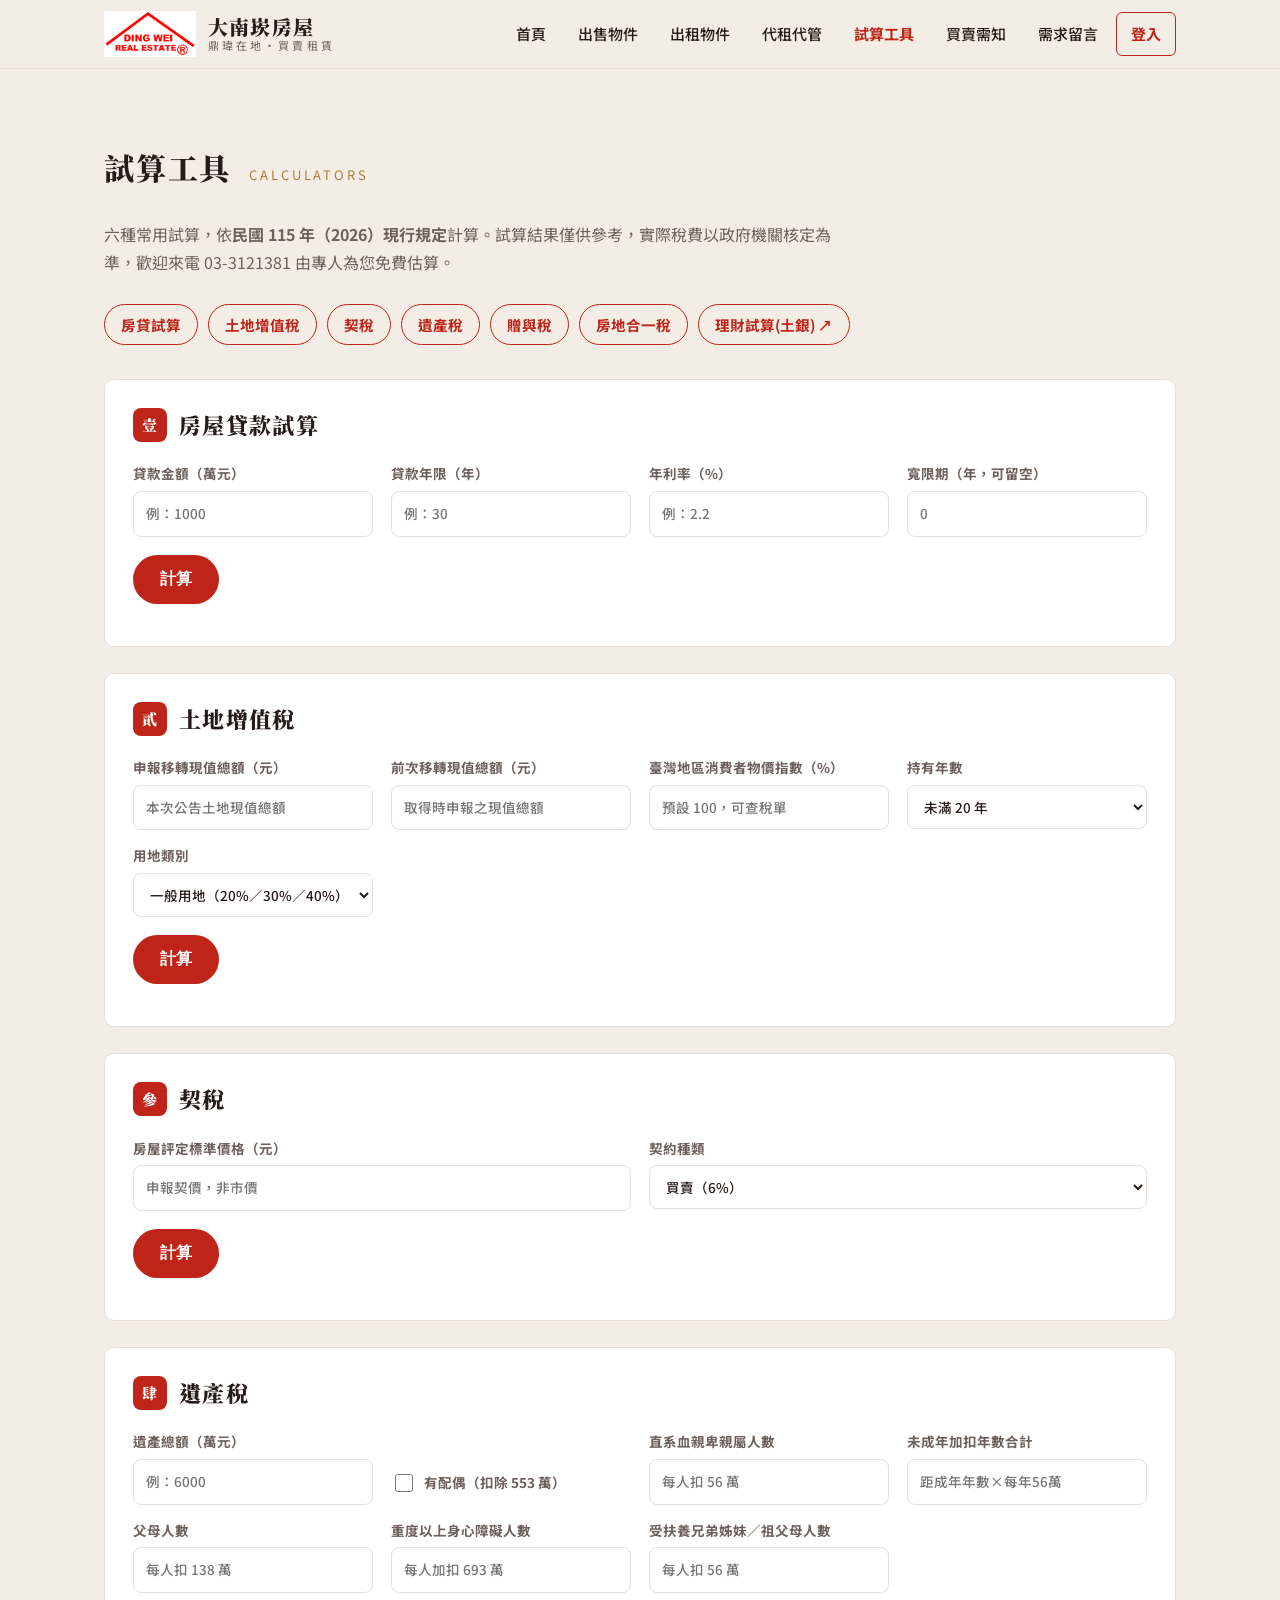
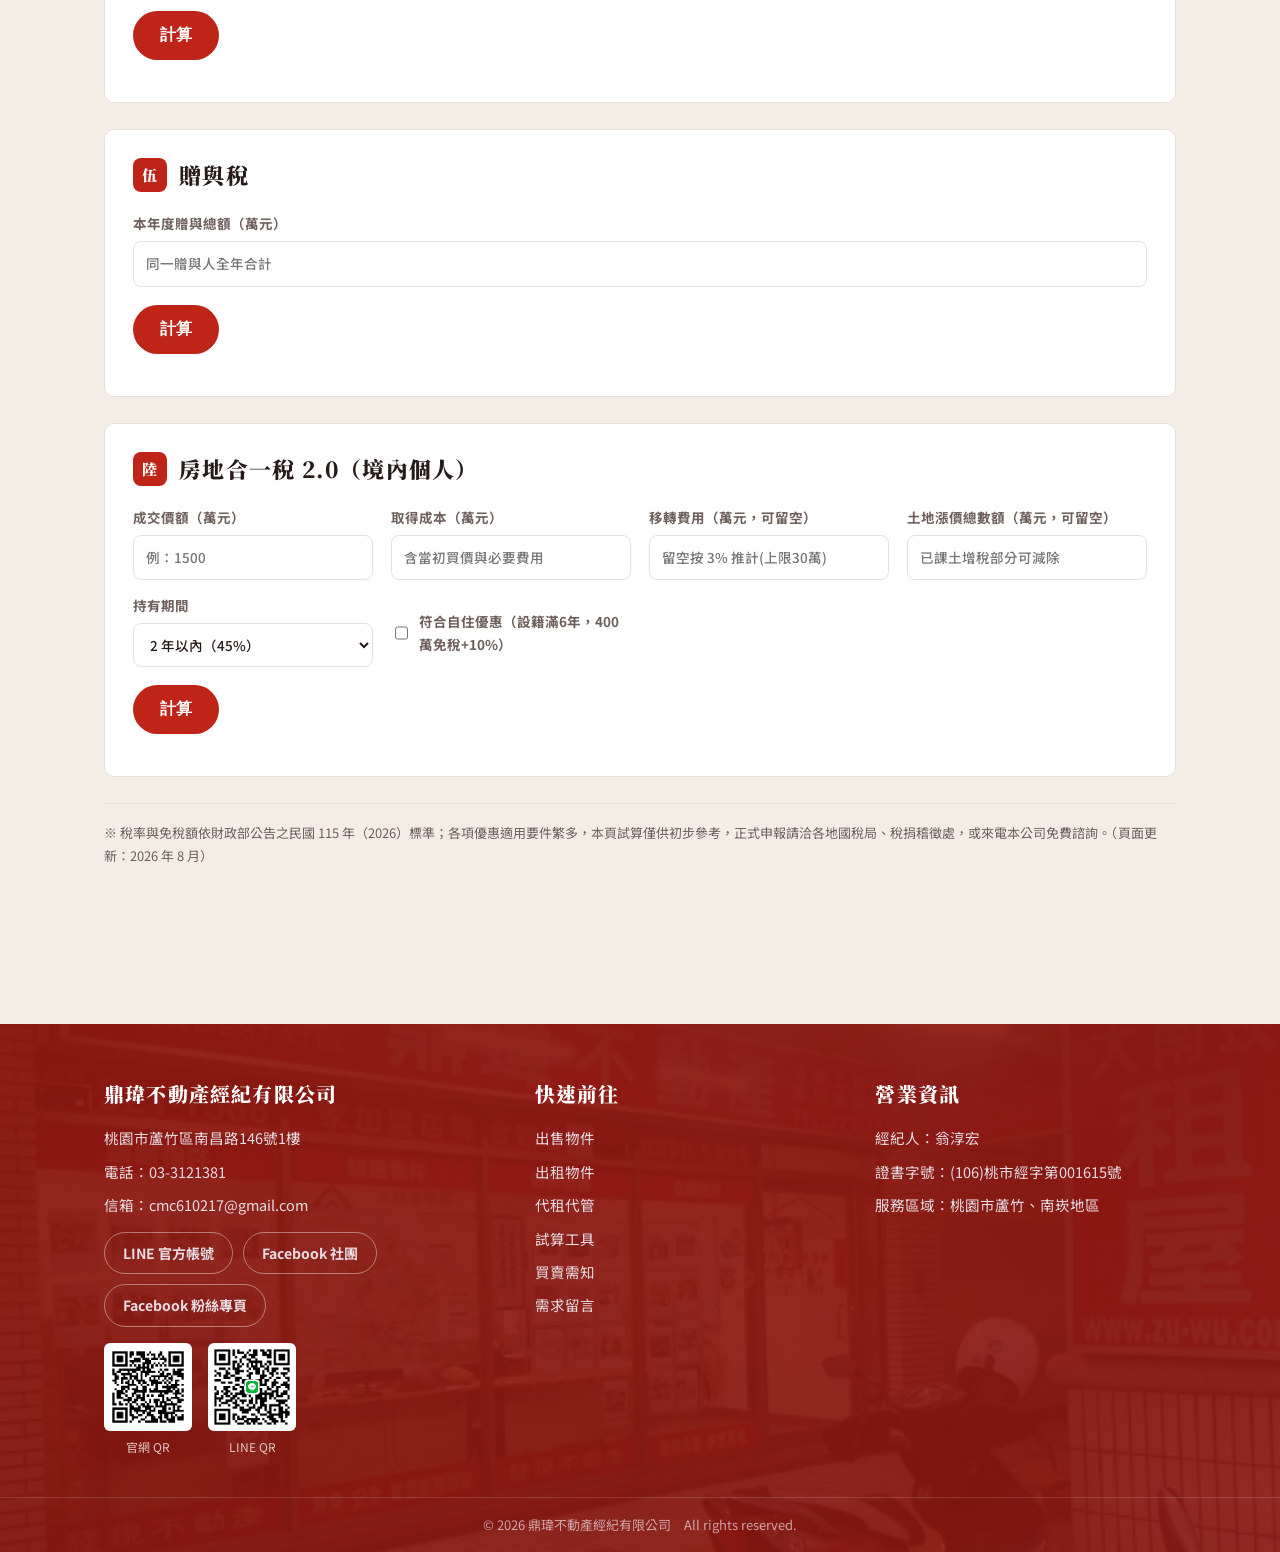
<file: tools.html>
﻿<!DOCTYPE html>
<html lang="zh-Hant-TW">
<head>
<meta charset="utf-8">
<meta name="viewport" content="width=device-width, initial-scale=1">
<meta name="theme-color" content="#BE2418">
<link rel="manifest" href="/manifest.webmanifest">
<link rel="apple-touch-icon" href="assets/brand/app-icon.svg">
<title>試算工具｜鼎瑋不動產經紀有限公司</title>
<meta name="description" content="房貸試算、土地增值稅、契稅、遺產稅、贈與稅、房地合一稅試算，依台灣現行稅法（民國115年）計算，鼎瑋不動產免費提供。">
<link rel="preconnect" href="https://fonts.googleapis.com">
<link rel="preconnect" href="https://fonts.gstatic.com" crossorigin>
<link href="https://fonts.googleapis.com/css2?family=Noto+Sans+TC:wght@400;500;700&family=Noto+Serif+TC:wght@700;900&display=swap" rel="stylesheet">
<link rel="stylesheet" href="assets/style.css?v=12">
</head>
<body data-page="tools">

<header class="site-header">
  <div class="wrap">
    <a class="brand" href="index.html">
      <img class="brand-logo" src="assets/brand/logo_old.gif" alt="鼎瑋不動產 DING WEI REAL ESTATE">
      <span class="brand-name">大南崁房屋
        <span class="brand-sub">鼎瑋在地・買賣租賃</span>
      </span>
    </a>
    <nav class="site-nav" aria-label="主選單">
      <a href="index.html">首頁</a>
      <a href="listings.html?deal=sell">出售物件</a>
      <a href="listings.html?deal=rent">出租物件</a>
      <a href="management.html">代租代管</a>
      <a href="tools.html" aria-current="page">試算工具</a>
      <a href="knowledge.html">買賣需知</a>
      <a href="needs.html">需求留言</a>
      <a class="login-link" href="dw-console-k7f3q9.html" aria-label="登入物件管理後台">登入</a>
    </nav>
  </div>
</header>

<main class="section">
  <div class="wrap">
    <div class="section-head">
      <h2>試算工具</h2><span class="en">Calculators</span>
    </div>
    <p class="page-lede">六種常用試算，依<strong>民國 115 年（2026）現行規定</strong>計算。試算結果僅供參考，實際稅費以政府機關核定為準，歡迎來電 03-3121381 由專人為您免費估算。</p>

    <nav class="subnav" aria-label="試算項目">
      <a href="#loan">房貸試算</a>
      <a href="#lvit">土地增值稅</a>
      <a href="#deed">契稅</a>
      <a href="#estate">遺產稅</a>
      <a href="#gift">贈與稅</a>
      <a href="#house">房地合一稅</a>
      <a href="https://www.landbank.com.tw/" target="_blank" rel="noopener">理財試算(土銀) ↗</a>
    </nav>

    <!-- 房貸 -->
    <section id="loan" class="calc-card">
      <h3><span class="calc-no">壹</span>房屋貸款試算</h3>
      <div class="calc-grid">
        <label>貸款金額（萬元）<input type="number" id="loan_amt" min="0" placeholder="例：1000"></label>
        <label>貸款年限（年）<input type="number" id="loan_years" min="1" placeholder="例：30"></label>
        <label>年利率（%）<input type="number" id="loan_rate" step="0.001" min="0" placeholder="例：2.2"></label>
        <label>寬限期（年，可留空）<input type="number" id="loan_grace" min="0" placeholder="0"></label>
      </div>
      <button class="btn btn-primary" onclick="calcLoan()">計算</button>
      <div class="calc-result" id="loan_result"></div>
    </section>

    <!-- 土增稅 -->
    <section id="lvit" class="calc-card">
      <h3><span class="calc-no">貳</span>土地增值稅</h3>
      <div class="calc-grid">
        <label>申報移轉現值總額（元）<input type="number" id="lvit_now" min="0" placeholder="本次公告土地現值總額"></label>
        <label>前次移轉現值總額（元）<input type="number" id="lvit_prev" min="0" placeholder="取得時申報之現值總額"></label>
        <label>臺灣地區消費者物價指數（%）<input type="number" id="lvit_cpi" placeholder="預設 100，可查稅單"></label>
        <label>持有年數
          <select id="lvit_hold">
            <option value="0">未滿 20 年</option>
            <option value="20">20 年以上</option>
            <option value="30">30 年以上</option>
            <option value="40">40 年以上</option>
          </select>
        </label>
        <label>用地類別
          <select id="lvit_use">
            <option value="general">一般用地（20%／30%／40%）</option>
            <option value="self">自用住宅用地（10%）</option>
          </select>
        </label>
      </div>
      <button class="btn btn-primary" onclick="calcLvit()">計算</button>
      <div class="calc-result" id="lvit_result"></div>
    </section>

    <!-- 契稅 -->
    <section id="deed" class="calc-card">
      <h3><span class="calc-no">參</span>契稅</h3>
      <div class="calc-grid">
        <label>房屋評定標準價格（元）<input type="number" id="deed_value" min="0" placeholder="申報契價，非市價"></label>
        <label>契約種類
          <select id="deed_kind">
            <option value="sale">買賣（6%）</option>
            <option value="gift">贈與（6%）</option>
            <option value="occupy">占有（6%）</option>
            <option value="dian">典權（4%）</option>
            <option value="exchange">交換（2%）</option>
            <option value="split">分割（2%）</option>
          </select>
        </label>
      </div>
      <button class="btn btn-primary" onclick="calcDeed()">計算</button>
      <div class="calc-result" id="deed_result"></div>
    </section>

    <!-- 遺產稅 -->
    <section id="estate" class="calc-card">
      <h3><span class="calc-no">肆</span>遺產稅</h3>
      <div class="calc-grid">
        <label>遺產總額（萬元）<input type="number" id="es_total" min="0" placeholder="例：6000"></label>
        <label class="chk"><input type="checkbox" id="es_spouse">有配偶（扣除 553 萬）</label>
        <label>直系血親卑親屬人數<input type="number" id="es_kids" min="0" placeholder="每人扣 56 萬"></label>
        <label>未成年加扣年數合計<input type="number" id="es_minor_years" min="0" placeholder="距成年年數×每年56萬"></label>
        <label>父母人數<input type="number" id="es_parents" min="0" max="2" placeholder="每人扣 138 萬"></label>
        <label>重度以上身心障礙人數<input type="number" id="es_disabled" min="0" placeholder="每人加扣 693 萬"></label>
        <label>受扶養兄弟姊妹／祖父母人數<input type="number" id="es_others" min="0" placeholder="每人扣 56 萬"></label>
      </div>
      <button class="btn btn-primary" onclick="calcEstate()">計算</button>
      <div class="calc-result" id="es_result"></div>
    </section>

    <!-- 贈與稅 -->
    <section id="gift" class="calc-card">
      <h3><span class="calc-no">伍</span>贈與稅</h3>
      <div class="calc-grid">
        <label>本年度贈與總額（萬元）<input type="number" id="gift_total" min="0" placeholder="同一贈與人全年合計"></label>
      </div>
      <button class="btn btn-primary" onclick="calcGift()">計算</button>
      <div class="calc-result" id="gift_result"></div>
    </section>

    <!-- 房地合一 -->
    <section id="house" class="calc-card">
      <h3><span class="calc-no">陸</span>房地合一稅 2.0（境內個人）</h3>
      <div class="calc-grid">
        <label>成交價額（萬元）<input type="number" id="hl_price" min="0" placeholder="例：1500"></label>
        <label>取得成本（萬元）<input type="number" id="hl_cost" min="0" placeholder="含當初買價與必要費用"></label>
        <label>移轉費用（萬元，可留空）<input type="number" id="hl_fee" min="0" placeholder="留空按 3% 推計(上限30萬)"></label>
        <label>土地漲價總數額（萬元，可留空）<input type="number" id="hl_land" min="0" placeholder="已課土增稅部分可減除"></label>
        <label>持有期間
          <select id="hl_hold">
            <option value="2">2 年以內（45%）</option>
            <option value="5">超過 2 年～5 年（35%）</option>
            <option value="10">超過 5 年～10 年（20%）</option>
            <option value="99">超過 10 年（15%）</option>
            <option value="force">非自願出售（20%）</option>
          </select>
        </label>
        <label class="chk"><input type="checkbox" id="hl_self">符合自住優惠（設籍滿6年，400萬免稅+10%）</label>
      </div>
      <button class="btn btn-primary" onclick="calcHouse()">計算</button>
      <div class="calc-result" id="hl_result"></div>
    </section>

    <p class="tools-disclaimer">※ 稅率與免稅額依財政部公告之民國 115 年（2026）標準；各項優惠適用要件繁多，本頁試算僅供初步參考，正式申報請洽各地國稅局、稅捐稽徵處，或來電本公司免費諮詢。（頁面更新：2026 年 8 月）</p>
  </div>
</main>

<footer class="site-footer">
  <div class="wrap">
    <div>
      <h3>鼎瑋不動產經紀有限公司</h3>
      <p>桃園市蘆竹區南昌路146號1樓</p>
      <p>電話：<a href="tel:033121381">03-3121381</a></p>
      <p>信箱：<a href="mailto:cmc610217@gmail.com">cmc610217@gmail.com</a></p>
      <div class="sns-row">
        <a id="sns-line" class="sns-btn pending" href="#" target="_blank" rel="noopener">LINE 官方帳號</a>
        <a id="sns-fb-group" class="sns-btn pending" href="#" target="_blank" rel="noopener">Facebook 社團</a>
        <a id="sns-fb" class="sns-btn pending" href="#" target="_blank" rel="noopener">Facebook 粉絲專頁</a>
      </div>
      <div class="qr-row">
        <figure><img src="assets/brand/site_qr.png" alt="官網 QR Code" loading="lazy"><figcaption>官網 QR</figcaption></figure>
        <figure><img src="assets/brand/line_qr.png" alt="LINE QR Code" loading="lazy"><figcaption>LINE QR</figcaption></figure>
      </div>
    </div>
    <div>
      <h3>快速前往</h3>
      <ul>
        <li><a href="listings.html?deal=sell">出售物件</a></li>
        <li><a href="listings.html?deal=rent">出租物件</a></li>
        <li><a href="management.html">代租代管</a></li>
        <li><a href="tools.html">試算工具</a></li>
        <li><a href="knowledge.html">買賣需知</a></li>
        <li><a href="needs.html">需求留言</a></li>
      </ul>
    </div>
    <div>
      <h3>營業資訊</h3>
      <p>經紀人：翁淳宏</p>
      <p>證書字號：(106)桃市經字第001615號</p>
      <p>服務區域：桃園市蘆竹、南崁地區</p>
    </div>
  </div>
  <div class="footer-legal">© 2026 鼎瑋不動產經紀有限公司　All rights reserved.</div>
</footer>

<script src="assets/config.js?v=6"></script>
<script src="assets/data.js?v=7"></script>
<script src="assets/site.js?v=9"></script>
<script src="assets/site-install.js?v=1"></script>
<script src="assets/mobile-passkey-login.js?v=1"></script>
<script src="assets/tools.js?v=6"></script>
</body>
</html>
</file>
<file: assets/style.css>
/* ============================================================
   鼎瑋不動產 — 網站樣式
   品牌色沿用舊站深酒紅 #55002B，配印章紅/藍區分售租
   ============================================================ */

:root {
  --paper: #F3EDE5;
  --card: #FFFFFF;
  --ink: #261B19;
  --ink-soft: #6E605D;
  --plum: #BE2418;
  --plum-deep: #8C1710;
  --plum-tint: #FBEBE9;
  --gold: #A9803D;
  --sell: #B33A2B;
  --rent: #1D5A74;
  --hairline: #E8DFDB;
  --radius: 10px;
  --shadow: 0 1px 2px rgba(36, 26, 32, .06), 0 8px 24px rgba(36, 26, 32, .07);
  --font-display: "Noto Serif TC", "PMingLiU", serif;
  --font-body: "Noto Sans TC", "Microsoft JhengHei", sans-serif;
}

* { box-sizing: border-box; }

html { scroll-behavior: smooth; }
@media (prefers-reduced-motion: reduce) {
  html { scroll-behavior: auto; }
  *, *::before, *::after { animation: none !important; transition: none !important; }
}

body {
  margin: 0;
  background: var(--paper);
  color: var(--ink);
  font-family: var(--font-body);
  font-size: 16px;
  line-height: 1.75;
  -webkit-font-smoothing: antialiased;
}

a { color: inherit; }
img { max-width: 100%; display: block; }

:focus-visible {
  outline: 3px solid var(--gold);
  outline-offset: 2px;
}

.wrap {
  max-width: 1120px;
  margin: 0 auto;
  padding: 0 24px;
}

/* ---------- 頁首 ---------- */

.site-header {
  position: sticky;
  top: 0;
  z-index: 50;
  background: rgba(243, 237, 229, .94);
  backdrop-filter: blur(8px);
  border-bottom: 1px solid var(--hairline);
}

.site-header .wrap {
  display: flex;
  align-items: center;
  gap: 28px;
  min-height: 68px;
}

.brand {
  display: flex;
  align-items: center;
  gap: 12px;
  text-decoration: none;
  margin-right: auto;
}

.brand-seal {
  width: 42px;
  height: 42px;
  flex: none;
  display: grid;
  place-items: center;
  background: var(--plum);
  color: #fff;
  font-family: var(--font-display);
  font-weight: 900;
  font-size: 20px;
  border-radius: 8px;
  letter-spacing: 0;
}

.brand-logo {
  height: 46px;
  width: auto;
  flex: none;
}

.brand-name {
  font-family: var(--font-display);
  font-weight: 900;
  font-size: 20px;
  letter-spacing: .06em;
  line-height: 1.2;
}

.brand-sub {
  display: block;
  font-family: var(--font-body);
  font-weight: 400;
  font-size: 11px;
  color: var(--ink-soft);
  letter-spacing: .28em;
}

.site-nav {
  display: flex;
  align-items: center;
  gap: 4px;
}

.site-nav a {
  text-decoration: none;
  font-size: 15px;
  font-weight: 500;
  padding: 8px 14px;
  border-radius: 6px;
  color: var(--ink);
}

.site-nav a:hover { background: var(--plum-tint); color: var(--plum); }
.site-nav a[aria-current="page"] { color: var(--plum); font-weight: 700; }

.tel-btn {
  display: inline-flex;
  align-items: center;
  gap: 8px;
  background: var(--plum);
  color: #fff !important;
  font-weight: 700;
  padding: 10px 18px !important;
  border-radius: 999px !important;
  white-space: nowrap;
}
.tel-btn:hover { background: var(--plum-deep) !important; color: #fff !important; }

.login-link {
  border: 1px solid var(--plum);
  color: var(--plum) !important;
  font-weight: 700 !important;
  white-space: nowrap;
}
.login-link:hover { background: var(--plum) !important; color: #fff !important; }
.login-link:focus-visible { outline: 2px solid var(--plum); outline-offset: 2px; }

.install-link {
  border: 1px solid var(--hairline);
  border-radius: 6px;
  background: #fff;
  color: var(--ink-soft);
  font: 500 14px var(--font-body);
  padding: 8px 12px;
  white-space: nowrap;
}
.install-link:hover { border-color: var(--plum); color: var(--plum); background: var(--plum-tint); }
.install-link[hidden] { display: none !important; }

/* ---------- 首頁主視覺 ---------- */

.hero {
  position: relative;
  overflow: hidden;
  border-bottom: 1px solid var(--hairline);
}

/* 主視覺背景圖：亮室內景（已預先虛化），僅留暖色質感 */
.hero::before {
  content: "";
  position: absolute;
  inset: 0;
  background: url("brand/hero_bg.jpg") center / cover no-repeat;
  opacity: .34;
}

.hero::after {
  content: "";
  position: absolute;
  inset: 0;
  background:
    linear-gradient(180deg,
      color-mix(in srgb, var(--paper) 78%, transparent),
      color-mix(in srgb, var(--paper) 55%, transparent) 55%,
      var(--paper));
}

.hero .wrap {
  position: relative;
  z-index: 1;
  display: grid;
  grid-template-columns: 64px 1fr 460px;
  gap: 40px;
  align-items: center;
  padding-top: 72px;
  padding-bottom: 72px;
}

.hero-rail {
  writing-mode: vertical-rl;
  font-family: var(--font-display);
  font-weight: 700;
  font-size: 18px;
  letter-spacing: .55em;
  color: var(--plum);
  border-right: 1px solid var(--hairline);
  padding-right: 20px;
  height: 340px;
  align-self: start;
}

.hero-rail .rail-seal {
  display: inline-block;
  border: 2px solid var(--sell);
  color: var(--sell);
  font-size: 14px;
  padding: 6px 3px;
  margin-top: 18px;
  letter-spacing: .2em;
  border-radius: 4px;
}

.hero h1 {
  font-family: var(--font-display);
  font-weight: 900;
  font-size: clamp(34px, 4.6vw, 52px);
  line-height: 1.32;
  letter-spacing: .04em;
  margin: 0 0 20px;
}

.hero h1 em {
  font-style: normal;
  color: var(--plum);
}

.hero-lede {
  font-size: 17px;
  color: var(--ink-soft);
  max-width: 34em;
  margin: 0 0 32px;
}

.hero-actions {
  display: flex;
  flex-wrap: wrap;
  gap: 14px;
  align-items: center;
}

.btn {
  display: inline-flex;
  align-items: center;
  gap: 8px;
  text-decoration: none;
  font-weight: 700;
  font-size: 16px;
  padding: 13px 26px;
  border-radius: 999px;
  border: 1.5px solid transparent;
}

.btn-primary { background: var(--plum); color: #fff; }
.btn-primary:hover { background: var(--plum-deep); }
.btn-ghost { border-color: var(--plum); color: var(--plum); }
.btn-ghost:hover { background: var(--plum-tint); }

.hero-tel {
  font-size: 15px;
  color: var(--ink-soft);
  width: 100%;
}
.hero-tel strong {
  font-family: var(--font-display);
  font-size: 22px;
  color: var(--ink);
  letter-spacing: .04em;
}

/* 主視覺精選卡 */
.hero-feature {
  position: relative;
  border-radius: var(--radius);
  overflow: hidden;
  box-shadow: var(--shadow);
  text-decoration: none;
  display: block;
}

.hero-feature img {
  width: 100%;
  height: 380px;
  object-fit: cover;
}

.hero-feature .hf-caption {
  position: absolute;
  inset: auto 0 0 0;
  padding: 44px 22px 18px;
  background: linear-gradient(180deg, transparent, rgba(30, 8, 20, .82));
  color: #fff;
  display: flex;
  align-items: baseline;
  gap: 12px;
}

.hf-caption .hf-name {
  font-family: var(--font-display);
  font-weight: 700;
  font-size: 20px;
}
.hf-caption .hf-price {
  margin-left: auto;
  font-family: var(--font-display);
  font-weight: 900;
  font-size: 22px;
  color: #FFD9A0;
}

/* ---------- 區塊通用 ---------- */

.section { padding: 72px 0; }
.section + .section { border-top: 1px solid var(--hairline); }

.section-head {
  display: flex;
  align-items: baseline;
  gap: 18px;
  margin-bottom: 36px;
}

.section-head h2 {
  font-family: var(--font-display);
  font-weight: 900;
  font-size: 30px;
  letter-spacing: .06em;
  margin: 0;
}

.section-head .en {
  font-size: 13px;
  letter-spacing: .22em;
  color: var(--gold);
  text-transform: uppercase;
}

.section-head .more {
  margin-left: auto;
  font-size: 15px;
  font-weight: 500;
  color: var(--plum);
  text-decoration: none;
  white-space: nowrap;
}
.section-head .more:hover { text-decoration: underline; }

/* ---------- 物件卡片 ---------- */

.card-grid {
  display: grid;
  grid-template-columns: repeat(auto-fill, minmax(300px, 1fr));
  gap: 26px;
}

.listing-card {
  background: var(--card);
  border: 1px solid var(--hairline);
  border-radius: var(--radius);
  overflow: hidden;
  text-decoration: none;
  display: flex;
  flex-direction: column;
  transition: transform .18s ease, box-shadow .18s ease;
}

.listing-card:hover {
  transform: translateY(-3px);
  box-shadow: var(--shadow);
}

.lc-photo {
  position: relative;
  aspect-ratio: 4 / 3;
  background: var(--plum-tint);
}

.lc-photo img {
  width: 100%;
  height: 100%;
  object-fit: cover;
}

.lc-photo .no-photo {
  height: 100%;
  display: grid;
  place-items: center;
  color: var(--plum);
  font-family: var(--font-display);
  font-size: 15px;
  letter-spacing: .2em;
}

/* 售/租印章 */
.seal {
  position: absolute;
  top: 12px;
  left: 12px;
  width: 34px;
  height: 34px;
  display: grid;
  place-items: center;
  font-family: var(--font-display);
  font-weight: 900;
  font-size: 17px;
  color: #fff;
  border-radius: 6px;
  box-shadow: 0 1px 4px rgba(0, 0, 0, .3);
}
.seal-sell { background: var(--sell); }
.seal-rent { background: var(--rent); }

.seal-inline {
  display: inline-grid;
  place-items: center;
  width: 30px;
  height: 30px;
  font-family: var(--font-display);
  font-weight: 900;
  font-size: 15px;
  color: #fff;
  border-radius: 6px;
  flex: none;
}

.lc-body { padding: 16px 18px 18px; display: flex; flex-direction: column; gap: 6px; flex: 1; }

.lc-title {
  font-family: var(--font-display);
  font-weight: 700;
  font-size: 19px;
  letter-spacing: .03em;
  margin: 0;
}

.lc-meta {
  font-size: 13.5px;
  color: var(--ink-soft);
  display: flex;
  flex-wrap: wrap;
  gap: 4px 10px;
}

.lc-pitch {
  font-size: 14px;
  color: var(--ink-soft);
  white-space: nowrap;
  overflow: hidden;
  text-overflow: ellipsis;
}

.lc-price-row {
  margin-top: auto;
  padding-top: 10px;
  border-top: 1px dashed var(--hairline);
  display: flex;
  align-items: baseline;
  gap: 10px;
}

.lc-price {
  font-family: var(--font-display);
  font-weight: 900;
  font-size: 24px;
  letter-spacing: .02em;
}
.price-sell { color: var(--sell); }
.price-rent { color: var(--rent); }
.lc-price .u { font-size: 14px; font-weight: 700; }

.lc-unit {
  margin-left: auto;
  font-size: 13px;
  color: var(--ink-soft);
}

/* ---------- 篩選列 ---------- */

.filter-bar {
  display: flex;
  flex-wrap: wrap;
  gap: 12px;
  align-items: center;
  background: var(--card);
  border: 1px solid var(--hairline);
  border-radius: var(--radius);
  padding: 14px 18px;
  margin-bottom: 30px;
}

.deal-toggle { display: inline-flex; border: 1.5px solid var(--plum); border-radius: 999px; overflow: hidden; }
.deal-toggle button {
  appearance: none;
  border: 0;
  background: transparent;
  font: inherit;
  font-weight: 700;
  padding: 8px 20px;
  cursor: pointer;
  color: var(--plum);
}
.deal-toggle button[aria-pressed="true"] { background: var(--plum); color: #fff; }

.filter-bar select {
  font: inherit;
  padding: 8px 12px;
  border: 1px solid var(--hairline);
  border-radius: 8px;
  background: #fff;
  color: var(--ink);
}
.listing-search { display:flex; align-items:center; gap:8px; font-size:13px; font-weight:700; color:var(--ink-soft); }
.listing-search input { width:250px; font:inherit; padding:8px 12px; border:1px solid var(--hairline); border-radius:8px; background:#fff; color:var(--ink); }
.listing-search input:focus, .hero-search input:focus { outline:2px solid var(--plum); outline-offset:1px; }

.hero-search { display:flex; align-items:center; width:min(100%, 520px); margin:24px 0 4px; padding:7px; background:#fff; border:1px solid rgba(190,36,24,.24); border-radius:12px; box-shadow:0 10px 22px rgba(53,25,20,.08); }
.hero-search label { padding:0 10px; font-size:13px; font-weight:700; color:var(--plum); white-space:nowrap; }
.hero-search input { min-width:0; flex:1; border:0; background:transparent; color:var(--ink); font:inherit; padding:8px 5px; }
.hero-search input:focus { outline:0; }
.hero-search button { border:0; border-radius:8px; padding:9px 17px; background:var(--plum); color:#fff; font:700 14px var(--font-body); cursor:pointer; }

.filter-count { margin-left: auto; font-size: 14px; color: var(--ink-soft); }

/* ---------- 服務項目 ---------- */

.service-grid {
  display: grid;
  grid-template-columns: repeat(auto-fit, minmax(230px, 1fr));
  gap: 22px;
}

.service-card {
  background: var(--card);
  border: 1px solid var(--hairline);
  border-radius: var(--radius);
  padding: 26px 24px;
}

.service-card .glyph {
  font-family: var(--font-display);
  font-weight: 900;
  font-size: 26px;
  color: var(--plum);
  display: inline-block;
  border-bottom: 3px solid var(--gold);
  padding-bottom: 4px;
  margin-bottom: 14px;
}

.service-card h3 { margin: 0 0 8px; font-size: 18px; font-weight: 700; }
.service-card p { margin: 0; font-size: 14.5px; color: var(--ink-soft); }

/* ---------- 關於我們 ---------- */

.about-grid {
  display: grid;
  grid-template-columns: 1.2fr .8fr;
  gap: 48px;
  align-items: start;
}

.about-text p { margin: 0 0 16px; color: var(--ink-soft); }
.about-text p strong { color: var(--ink); }

.info-card {
  background: var(--card);
  border: 1px solid var(--hairline);
  border-left: 5px solid var(--plum);
  border-radius: var(--radius);
  padding: 26px 28px;
}

.info-card dl { margin: 0; display: grid; grid-template-columns: auto 1fr; gap: 10px 18px; font-size: 15px; }
.info-card dt { color: var(--ink-soft); white-space: nowrap; }
.info-card dd { margin: 0; font-weight: 500; }
.info-card a { color: var(--plum); }

.about-photo {
  margin: 0 0 22px;
}
.about-photo img {
  width: 100%;
  border-radius: var(--radius);
  box-shadow: var(--shadow);
}
.about-photo figcaption {
  font-size: 13px;
  color: var(--ink-soft);
  margin-top: 8px;
  text-align: right;
}

/* ---------- 代租代管 ---------- */

.management-page { background: #f7f1eb; overflow: hidden; }
body:has(.management-page) .theme-picker { display:none; }
.management-hero--proof { position: relative; padding: 82px 0 72px; background: #6f1f21; color: #fff; }
.management-hero--proof::before { content:""; position:absolute; inset:0; opacity:.22; background-image: linear-gradient(90deg, rgba(255,255,255,.09) 1px, transparent 1px), linear-gradient(rgba(255,255,255,.06) 1px, transparent 1px); background-size: 38px 38px; mask-image: linear-gradient(to right, #000 0%, transparent 75%); }
.management-hero-grid { position:relative; display:grid; grid-template-columns: minmax(0, .95fr) minmax(340px, .8fr); gap: clamp(36px, 7vw, 92px); align-items:center; }
.management-hero-copy h1 { margin:0; font-family:var(--font-display); font-size:clamp(38px, 4.65vw, 60px); line-height:1.22; letter-spacing:.045em; word-break:keep-all; text-wrap:balance; }
.management-hero-copy > p { max-width:590px; margin:24px 0 29px; color:#f8e7df; font-size:17px; line-height:1.95; }
.management-hero-actions { display:flex; align-items:center; gap:24px; flex-wrap:wrap; }
.management-hero--proof .btn-primary { background:#fff; border-color:#fff; color:#7a1e1e; }
.management-text-link { color:#fff; text-decoration-color:#dca67b; text-underline-offset:5px; font-weight:700; }
.management-hero-points { display:flex; flex-wrap:wrap; gap:9px 20px; list-style:none; padding:0; margin:34px 0 0; color:#f6d9cb; font-size:13px; }
.management-hero-points li { position:relative; padding-left:13px; }
.management-hero-points li::before { content:""; position:absolute; left:0; top:.64em; width:5px; height:5px; border-radius:50%; background:#dfb179; }
.management-hero-photo { margin:0; position:relative; display:flex; flex-direction:column; align-items:flex-end; gap:14px; min-height:0; padding:0 0 0 25px; overflow:visible; }
.management-hero-photo::before { content:""; position:absolute; left:0; top:60px; width:82%; height:calc(100% - 110px); border:1px solid rgba(255,255,255,.38); }
.management-hero-photo img { position:relative; width:100%; height:440px; object-fit:cover; object-position:center; box-shadow:18px 22px 40px rgba(27,8,8,.26); }
.management-hero-stamp { position:relative; z-index:2; display:grid; grid-template-columns:auto auto; gap:2px 12px; min-width:214px; padding:14px 18px; background:#e5ba7d; color:#46201d; box-shadow:0 14px 24px rgba(27,8,8,.18); }
.management-hero-stamp strong { font:900 22px var(--font-display); line-height:1.05; }
.management-hero-stamp span { align-self:end; font-size:11px; }
.management-assurance { background:#25191a; color:#fff; }
.management-assurance .wrap { display:flex; align-items:center; justify-content:space-between; gap:28px; min-height:78px; }
.management-assurance p { max-width:390px; margin:0; font-weight:700; line-height:1.6; }
.management-assurance ul { display:flex; flex-wrap:wrap; justify-content:flex-end; gap:10px 22px; list-style:none; padding:0; margin:0; color:#e8cda8; font-size:13px; }
.management-assurance li { white-space:nowrap; }
.management-intro { padding:108px 0 94px; background:#f7f1eb; }
.management-intro-grid { display:grid; grid-template-columns:.93fr 1fr; gap:clamp(45px, 10vw, 150px); align-items:start; }
.management-intro h2, .management-section-lead h2, .management-case h2, .management-team h2, .management-policy h2, .management-close h2 { margin:0; font-family:var(--font-display); color:var(--ink); font-size:clamp(29px, 3.35vw, 45px); line-height:1.43; letter-spacing:.03em; }
.management-prose { border-left:1px solid #caa986; padding-left:28px; }
.management-prose p { margin:0 0 15px; color:#51474b; font-size:16px; line-height:2; }
.management-prose p:last-child { margin-bottom:0; }
.management-service-section { padding:0 0 104px; background:#f7f1eb; }
.management-section-lead { display:grid; grid-template-columns:1fr .82fr; gap:64px; align-items:end; padding-bottom:38px; border-bottom:1px solid #dccdc0; }
.management-section-lead p { margin:0; color:#61565a; line-height:1.95; }
.management-service-list { display:grid; grid-template-columns:1fr 1fr; margin-top:8px; }
.management-service-list article { display:grid; grid-template-columns:66px 1fr; gap:20px; padding:32px 26px 31px 0; border-bottom:1px solid #dccdc0; }
.management-service-list article:nth-child(odd) { margin-right:38px; }
.management-service-list article:nth-child(even) { padding-left:28px; border-left:1px solid #dccdc0; }
.management-icon { width:50px; height:50px; display:grid; place-items:center; border:1px solid #b75e52; color:#9d2d25; }
.management-icon svg { width:29px; height:29px; fill:none; stroke:currentColor; stroke-width:1.65; stroke-linecap:round; stroke-linejoin:round; }
.management-service-list h3 { margin:0 0 8px; font-family:var(--font-display); font-size:21px; letter-spacing:.04em; }
.management-service-list p { margin:0; color:#61565a; line-height:1.85; font-size:14px; }
.management-case { padding:100px 0 106px; background:#eadfd6; }
.management-case-head { display:flex; align-items:start; justify-content:space-between; gap:36px; }
.management-case-head h2 { max-width:760px; }
.management-case-head p { max-width:770px; margin:18px 0 0; line-height:1.95; color:#56494a; }
.management-case-head > span { flex:0 0 auto; padding:8px 12px; border:1px solid #a9483e; color:#8d2d25; font-size:12px; font-weight:700; white-space:nowrap; }
.management-case-facts { display:grid; grid-template-columns:repeat(4, 1fr); gap:1px; margin:42px 0 48px; background:#c9b4a4; border:1px solid #c9b4a4; }
.management-case-facts div { min-height:106px; display:flex; flex-direction:column; justify-content:center; align-items:center; background:#f9f5f1; text-align:center; }
.management-case-facts b { font:900 29px var(--font-display); color:#9d2d25; }
.management-case-facts span { margin-top:4px; color:#6d5d5c; font-size:13px; }
.management-case-layout { display:grid; grid-template-columns:.68fr 1.32fr; gap:48px; align-items:start; }
.management-case-copy { padding-top:16px; }
.management-case-copy h3 { margin:0 0 19px; font:900 28px/1.5 var(--font-display); letter-spacing:.035em; }
.management-case-copy p { margin:0; line-height:1.95; color:#594c4d; }
.management-case-copy .management-fineprint { margin-top:23px; padding-top:18px; border-top:1px solid #c8ada1; font-size:12px; line-height:1.8; color:#796867; }
.management-case-gallery { min-width:0; }
.management-gallery-main { margin-bottom:12px; aspect-ratio:4 / 3; border-radius:0; background:#d9ccc3; }
.management-gallery-main img { transition:opacity .18s ease; }
.management-gallery-thumbs { grid-template-columns:repeat(6,1fr); }
.management-gallery-thumbs button { border-radius:4px; }
.management-team { padding:108px 0; background:#fffaf6; }
.management-team-grid { display:grid; grid-template-columns:.86fr 1.14fr; gap:clamp(46px, 9vw, 124px); align-items:start; }
.management-team h2 { max-width:650px; line-height:1.32; word-break:keep-all; text-wrap:balance; }
.management-team h2 span { display:inline-block; white-space:nowrap; }
.management-team p { margin:24px 0 30px; max-width:580px; color:#4e4244; font-size:18px; line-height:1.92; text-wrap:pretty; }
.management-flow { position:relative; list-style:none; margin:0; padding:0; }
.management-flow::before { content:""; position:absolute; left:23px; top:24px; bottom:24px; width:1px; background:#ceb8a5; }
.management-flow li { position:relative; display:grid; grid-template-columns:70px 1fr; gap:20px; align-items:center; min-height:76px; }
.management-flow b { position:relative; z-index:1; width:47px; height:47px; display:grid; place-items:center; border-radius:50%; background:#fffaf6; border:1px solid #a94940; color:#8e2d25; font-family:var(--font-display); font-size:14px; }
.management-flow span { padding:13px 0; border-bottom:1px solid #eadfd5; color:#574b4e; font-size:15px; }
.management-policy { padding:100px 0; background:#342727; color:#fff; }
.management-policy h2 { color:#fff; }
.management-policy-head { display:grid; grid-template-columns:1fr .78fr; gap:70px; align-items:end; padding-bottom:42px; border-bottom:1px solid rgba(255,255,255,.24); }
.management-policy-head p { margin:0; color:#eaded6; line-height:1.9; }
.management-policy-grid { display:grid; grid-template-columns:repeat(3, 1fr); gap:0; margin-top:10px; }
.management-policy-grid article { min-height:222px; padding:31px 27px 28px 0; border-bottom:1px solid rgba(255,255,255,.24); }
.management-policy-grid article + article { padding-left:27px; border-left:1px solid rgba(255,255,255,.24); }
.management-policy-grid h3 { margin:0 0 13px; color:#e7b576; font-family:var(--font-display); font-size:21px; }
.management-policy-grid p { margin:0; color:#f1e8e3; font-size:14px; line-height:1.92; }
.management-policy-links { display:flex; flex-wrap:wrap; gap:10px 25px; margin-top:31px; }
.management-policy-links a { color:#fff; font-size:14px; font-weight:700; text-decoration-color:#e7b576; text-underline-offset:6px; }
.management-close { padding:92px 0; background:#a7352a; color:#fff; }
.management-close .wrap { display:flex; align-items:end; justify-content:space-between; gap:58px; }
.management-close h2 { color:#fff; }
.management-close p { max-width:650px; margin:20px 0 0; color:#f8e9e2; line-height:1.95; }
.management-close-actions { min-width:220px; display:flex; flex-direction:column; align-items:flex-start; gap:14px; }
.management-close .btn-primary { background:#fff; color:#8c281f; border-color:#fff; white-space:nowrap; }
.management-close-actions > a:not(.btn) { color:#fff; font-size:14px; text-decoration-color:#f2c58d; text-underline-offset:5px; }

/* ---------- 物件詳情頁 ---------- */

.detail-top { padding: 40px 0 0; }

.crumbs { font-size: 14px; color: var(--ink-soft); margin-bottom: 18px; }
.crumbs a { color: var(--ink-soft); text-decoration: none; }
.crumbs a:hover { color: var(--plum); text-decoration: underline; }

.detail-head {
  display: flex;
  flex-wrap: wrap;
  align-items: center;
  gap: 14px;
  margin-bottom: 8px;
}

.detail-head h1 {
  font-family: var(--font-display);
  font-weight: 900;
  font-size: clamp(26px, 3.6vw, 38px);
  letter-spacing: .04em;
  margin: 0;
}

.detail-sub { color: var(--ink-soft); font-size: 15px; margin-bottom: 26px; }

.detail-price {
  margin-left: auto;
  font-family: var(--font-display);
  font-weight: 900;
  font-size: clamp(26px, 3.4vw, 36px);
}
.detail-price .u { font-size: 17px; }

.detail-grid {
  display: grid;
  grid-template-columns: 1.5fr 1fr;
  gap: 36px;
  align-items: start;
  padding-bottom: 72px;
}

.gallery-main {
  border-radius: var(--radius);
  overflow: hidden;
  background: var(--plum-tint);
  aspect-ratio: 4 / 3;
  margin-bottom: 12px;
}
.gallery-main img { width: 100%; height: 100%; object-fit: cover; }
.gallery-main .no-photo {
  height: 100%;
  display: grid;
  place-items: center;
  color: var(--plum);
  font-family: var(--font-display);
  letter-spacing: .2em;
}

.gallery-thumbs { display: grid; grid-template-columns: repeat(6, 1fr); gap: 8px; }
.gallery-thumbs button {
  appearance: none;
  padding: 0;
  border: 2px solid transparent;
  border-radius: 6px;
  overflow: hidden;
  cursor: pointer;
  background: none;
  aspect-ratio: 4 / 3;
}
.gallery-thumbs button.active { border-color: var(--plum); }
.gallery-thumbs img { width: 100%; height: 100%; object-fit: cover; }

.listing-videos { margin-top: 26px; }
.listing-videos h2 { margin: 0 0 10px; font-size: 20px; }
.listing-videos video { display: block; width: 100%; max-height: 520px; background: #1a1513; border: 1px solid var(--hairline); }
.listing-videos video + video { margin-top: 12px; }

.pitch-card {
  background: var(--plum);
  color: #fff;
  border-radius: var(--radius);
  padding: 26px 28px;
  margin-bottom: 22px;
}

.pitch-card .eyebrow {
  font-size: 12px;
  letter-spacing: .3em;
  color: #E8C088;
  margin-bottom: 10px;
}

.pitch-card ul { margin: 0; padding: 0; list-style: none; }
.pitch-card li {
  font-family: var(--font-display);
  font-weight: 700;
  font-size: 18px;
  line-height: 1.9;
  letter-spacing: .05em;
}
.pitch-card li::before { content: "・"; color: #E8C088; }

.spec-card {
  background: var(--card);
  border: 1px solid var(--hairline);
  border-radius: var(--radius);
  overflow: hidden;
  margin-bottom: 22px;
}

.spec-card h2 {
  margin: 0;
  font-size: 15px;
  font-weight: 700;
  letter-spacing: .18em;
  color: var(--plum);
  background: var(--plum-tint);
  padding: 10px 20px;
}

.spec-card table { width: 100%; border-collapse: collapse; font-size: 15px; }
.spec-card td { padding: 9px 20px; border-top: 1px solid var(--hairline); vertical-align: top; }
.spec-card td.k { width: 96px; color: var(--ink-soft); white-space: nowrap; }
.spec-card tr:first-child td { border-top: 0; }

.contact-card {
  background: var(--card);
  border: 1px solid var(--hairline);
  border-top: 5px solid var(--plum);
  border-radius: var(--radius);
  padding: 24px 26px;
  text-align: center;
}

.contact-card .cc-name { font-family: var(--font-display); font-weight: 700; font-size: 18px; }
.contact-card .cc-tel {
  display: block;
  font-family: var(--font-display);
  font-weight: 900;
  font-size: 30px;
  color: var(--plum);
  text-decoration: none;
  margin: 6px 0 14px;
  letter-spacing: .04em;
}
.contact-card .cc-note { font-size: 13px; color: var(--ink-soft); margin-top: 12px; }

.cc-links {
  display: flex;
  gap: 10px;
  justify-content: center;
  flex-wrap: wrap;
  margin-top: 12px;
}
.cc-links .btn { padding: 9px 18px; font-size: 14.5px; }
.btn-line { border-color: #06C755; color: #06A94A; }
.btn-line:hover { background: #E8F9EF; }

.map-link {
  display: inline-flex;
  align-items: center;
  gap: 6px;
  font-size: 14px;
  color: var(--plum);
}

/* ---------- 頁尾 ---------- */

.site-footer {
  background:
    linear-gradient(color-mix(in srgb, var(--plum-deep) 94%, transparent),
      color-mix(in srgb, var(--plum-deep) 88%, transparent)),
    url("brand/company.jpg") center / cover no-repeat;
  color: #E9DCE3;
  margin-top: 72px;
}

.site-footer .wrap {
  padding: 52px 24px 40px;
  display: grid;
  grid-template-columns: 1.3fr 1fr 1fr;
  gap: 40px;
}

.site-footer h3 {
  font-family: var(--font-display);
  font-weight: 900;
  font-size: 20px;
  color: #fff;
  margin: 0 0 14px;
  letter-spacing: .06em;
}

.site-footer p, .site-footer li { font-size: 14.5px; margin: 0 0 8px; }
.site-footer ul { list-style: none; margin: 0; padding: 0; }
.site-footer a { color: #E9DCE3; text-decoration: none; }
.site-footer a:hover { color: #fff; text-decoration: underline; }

.qr-row { display: flex; gap: 16px; margin-top: 16px; }
.qr-row figure { margin: 0; text-align: center; }
.qr-row img {
  width: 88px;
  height: 88px;
  background: #fff;
  padding: 4px;
  border-radius: 6px;
}
.qr-row figcaption { font-size: 12px; color: rgba(255, 255, 255, .75); margin-top: 5px; }

.sns-row { display: flex; flex-wrap: wrap; gap: 10px; margin-top: 14px; }
.sns-btn {
  display: inline-flex;
  align-items: center;
  gap: 8px;
  border: 1.5px solid rgba(255, 255, 255, .4);
  border-radius: 999px;
  padding: 8px 18px;
  font-size: 14px;
  font-weight: 700;
  text-decoration: none !important;
}
.sns-btn:hover { border-color: #fff; }
.sns-btn.pending { opacity: .55; cursor: default; }

.footer-legal {
  border-top: 1px solid rgba(255, 255, 255, .15);
  text-align: center;
  font-size: 13px;
  color: rgba(233, 220, 227, .7);
  padding: 16px 24px;
}

/* ---------- 內頁通用（試算/需知/留言） ---------- */

.page-lede {
  color: var(--ink-soft);
  max-width: 46em;
  margin: -10px 0 28px;
}

.subnav {
  display: flex;
  flex-wrap: wrap;
  gap: 10px;
  margin-bottom: 34px;
}

.subnav a {
  text-decoration: none;
  font-size: 14.5px;
  font-weight: 700;
  color: var(--plum);
  border: 1.5px solid var(--plum);
  border-radius: 999px;
  padding: 7px 16px;
}
.subnav a:hover, .subnav a.on { background: var(--plum); color: #fff; }

/* ---------- 試算卡片 ---------- */

.calc-card {
  background: var(--card);
  border: 1px solid var(--hairline);
  border-radius: var(--radius);
  padding: 26px 28px;
  margin-bottom: 26px;
  scroll-margin-top: 90px;
}

.calc-card h3 {
  font-family: var(--font-display);
  font-weight: 900;
  font-size: 22px;
  letter-spacing: .06em;
  margin: 0 0 18px;
  display: flex;
  align-items: center;
  gap: 12px;
}

.calc-no {
  display: inline-grid;
  place-items: center;
  width: 34px;
  height: 34px;
  background: var(--plum);
  color: #fff;
  font-size: 15px;
  border-radius: 8px;
  flex: none;
}

.calc-grid {
  display: grid;
  grid-template-columns: repeat(auto-fit, minmax(230px, 1fr));
  gap: 14px 18px;
  margin-bottom: 18px;
}

.calc-grid label {
  display: flex;
  flex-direction: column;
  gap: 5px;
  font-size: 13.5px;
  font-weight: 700;
  color: var(--ink-soft);
}

.calc-grid input, .calc-grid select {
  font: inherit;
  font-weight: 500;
  color: var(--ink);
  padding: 10px 12px;
  border: 1px solid var(--hairline);
  border-radius: 8px;
  background: #fff;
}

.calc-grid label.chk {
  flex-direction: row;
  align-items: center;
  gap: 8px;
  align-self: end;
  padding-bottom: 10px;
}
.calc-grid label.chk input { width: 18px; height: 18px; }

.calc-result { margin-top: 16px; }
.calc-result.has-result {
  background: var(--plum-tint);
  border-radius: 8px;
  padding: 16px 20px;
}

.rs-row {
  display: flex;
  justify-content: space-between;
  gap: 16px;
  padding: 6px 0;
  font-size: 15px;
}
.rs-row span { color: var(--ink-soft); }
.rs-row b { text-align: right; }
.rs-row.total {
  border-top: 1.5px dashed var(--plum);
  margin-top: 6px;
  padding-top: 12px;
}
.rs-row.total b {
  font-family: var(--font-display);
  font-size: 21px;
  color: var(--plum);
}
.rs-note { font-size: 12.5px; color: var(--ink-soft); margin: 10px 0 0; }

.tools-disclaimer {
  font-size: 13px;
  color: var(--ink-soft);
  border-top: 1px solid var(--hairline);
  padding-top: 18px;
  margin-top: 10px;
}

/* ---------- 買賣需知 ---------- */

.kn-article {
  background: var(--card);
  border: 1px solid var(--hairline);
  border-radius: var(--radius);
  padding: 30px 34px;
  margin-bottom: 26px;
  scroll-margin-top: 90px;
  max-width: 100%;
}

.kn-article h3 {
  font-family: var(--font-display);
  font-weight: 900;
  font-size: 24px;
  letter-spacing: .08em;
  margin: 0 0 6px;
  color: var(--plum);
}

.kn-article .kn-en {
  font-size: 12px;
  letter-spacing: .22em;
  color: var(--gold);
  text-transform: uppercase;
  margin-bottom: 18px;
}

.kn-article h4 {
  font-size: 17px;
  font-weight: 700;
  margin: 24px 0 8px;
  padding-left: 12px;
  border-left: 4px solid var(--gold);
}

.kn-article p { margin: 0 0 12px; color: #4A4046; }
.kn-article ol, .kn-article ul { margin: 0 0 12px; padding-left: 24px; color: #4A4046; }
.kn-article li { margin-bottom: 4px; }

.fee-cols {
  display: grid;
  grid-template-columns: 1fr 1fr;
  gap: 18px;
  margin: 12px 0 16px;
}

.fee-col {
  border: 1px solid var(--hairline);
  border-radius: 8px;
  overflow: hidden;
}

.fee-col h5 {
  margin: 0;
  padding: 8px 16px;
  font-size: 15px;
  color: #fff;
  letter-spacing: .2em;
}
.fee-col.buyer h5 { background: var(--sell); }
.fee-col.seller h5 { background: var(--rent); }
.fee-col ul { list-style: none; margin: 0; padding: 10px 16px; }
.fee-col li { padding: 5px 0; border-bottom: 1px dashed var(--hairline); font-size: 14.5px; }
.fee-col li:last-child { border-bottom: 0; }

.kn-table { width: 100%; border-collapse: collapse; font-size: 14.5px; margin: 8px 0 14px; }
.kn-table th { background: var(--plum-tint); color: var(--plum); text-align: left; padding: 8px 14px; }
.kn-table td { padding: 8px 14px; border-top: 1px solid var(--hairline); }

.link-grid {
  display: grid;
  grid-template-columns: repeat(auto-fill, minmax(240px, 1fr));
  gap: 16px;
}

.link-card {
  display: block;
  background: var(--card);
  border: 1px solid var(--hairline);
  border-radius: var(--radius);
  padding: 18px 20px;
  text-decoration: none;
  transition: transform .15s ease, box-shadow .15s ease;
}
.link-card:hover { transform: translateY(-2px); box-shadow: var(--shadow); }
.link-card b { display: block; font-size: 16px; margin-bottom: 4px; color: var(--plum); }
.link-card span { font-size: 13px; color: var(--ink-soft); }

/* ---------- 需求留言 ---------- */

.needs-grid {
  display: grid;
  grid-template-columns: .9fr 1.1fr;
  gap: 32px;
  align-items: start;
}

.form-card {
  background: var(--card);
  border: 1px solid var(--hairline);
  border-top: 5px solid var(--plum);
  border-radius: var(--radius);
  padding: 26px 28px;
}

.form-card h3 {
  font-family: var(--font-display);
  font-weight: 900;
  font-size: 21px;
  margin: 0 0 16px;
  letter-spacing: .06em;
}

.form-card .fields { display: flex; flex-direction: column; gap: 12px; }
.form-card label { display: flex; flex-direction: column; gap: 5px; font-size: 13.5px; font-weight: 700; color: var(--ink-soft); }
.form-card input, .form-card select, .form-card textarea {
  font: inherit;
  font-weight: 500;
  color: var(--ink);
  padding: 10px 12px;
  border: 1px solid var(--hairline);
  border-radius: 8px;
  background: #fff;
}
.form-card textarea { resize: vertical; }
.form-card .form-note { font-size: 12.5px; color: var(--ink-soft); margin: 10px 0 14px; }
.form-card .ok-msg { color: #2E7D4F; font-weight: 700; margin-top: 12px; display: none; }

.board-head {
  display: flex;
  align-items: baseline;
  gap: 12px;
  margin-bottom: 14px;
}
.board-head h3 { font-family: var(--font-display); font-weight: 900; font-size: 21px; margin: 0; letter-spacing: .06em; }
.board-head span { font-size: 13px; color: var(--ink-soft); }

.msg-list { display: flex; flex-direction: column; gap: 12px; }

.msg-card {
  background: var(--card);
  border: 1px solid var(--hairline);
  border-radius: var(--radius);
  padding: 14px 18px;
}

.msg-card .msg-top { display: flex; align-items: center; gap: 10px; margin-bottom: 6px; }
.kind-chip {
  font-size: 12.5px;
  font-weight: 700;
  color: #fff;
  border-radius: 6px;
  padding: 2px 10px;
}
.kind-buy { background: var(--sell); }
.kind-rent { background: var(--rent); }
.kind-sell { background: var(--gold); }
.msg-card .msg-name { font-weight: 700; }
.msg-card .msg-date { margin-left: auto; font-size: 12.5px; color: var(--ink-soft); }
.msg-card .msg-body { font-size: 14.5px; color: #4A4046; white-space: pre-wrap; }

.msg-empty {
  text-align: center;
  color: var(--ink-soft);
  border: 1px dashed var(--hairline);
  border-radius: var(--radius);
  padding: 40px 20px;
}

/* ---------- 響應式 ---------- */

@media (max-width: 960px) {
  .needs-grid { grid-template-columns: 1fr; }
  .fee-cols { grid-template-columns: 1fr; }
  .hero .wrap { grid-template-columns: 1fr; padding-top: 48px; padding-bottom: 48px; }
  .hero-rail { display: none; }
  .hero-feature img { height: 300px; }
  .about-grid { grid-template-columns: 1fr; }
  .management-hero-grid { grid-template-columns: 1fr; max-width: 680px; }
  .management-hero-photo { max-width: 610px; }
  .management-hero-stamp { margin-right:max(24px, calc(50% - 280px)); }
  .management-intro-grid,
  .management-team-grid { grid-template-columns: 1fr; gap: 36px; }
  .management-case-layout { grid-template-columns: 1fr; gap: 28px; }
  .management-case-copy { max-width: 650px; padding-top: 0; }
  .management-policy-head { grid-template-columns: 1fr; gap: 22px; }
  .detail-grid { grid-template-columns: 1fr; }
  .site-footer .wrap { grid-template-columns: 1fr; gap: 28px; }
}

@media (max-width: 720px) {
  .site-header .wrap { flex-wrap: wrap; padding-top: 10px; padding-bottom: 10px; gap: 8px; }
  .site-nav { display:contents; }
  .site-nav > a:not([href*="deal=sell"]):not([href*="deal=rent"]):not([href="management.html"]):not(.login-link) { display: none; }
  .site-nav > a[href*="deal=sell"],
  .site-nav > a[href*="deal=rent"],
  .site-nav > a[href="management.html"] { order:3; flex: 1 1 0; padding: 9px 4px; text-align: center; white-space: nowrap; font-size: 14px; }
  .site-header .login-link { display:inline-flex !important; order:2; margin-left:auto; padding:7px 12px; font-size:13px; }
  .site-header .install-link { display:none !important; }
  .site-footer a[href="needs.html"] {
    display: flex;
    align-items: center;
    justify-content: center;
    min-height: 44px;
    margin-top: 14px;
    padding: 10px 14px;
    border-radius: 7px;
    background: var(--plum);
    color: #fff;
    font-weight: 700;
    text-decoration: none;
  }
  .brand-name { font-size: 17px; }
  .management-hero--proof { padding: 57px 0 52px; }
  .management-hero-copy h1 { font-size: 35px; }
  .management-hero-copy > p { font-size: 15px; line-height: 1.85; }
  .management-hero-actions { gap: 18px; }
  .management-hero-photo { min-height:0; margin-top: 12px; padding: 0 0 0 17px; gap:12px; }
  .management-hero-photo img { height: 330px; }
  .management-hero-photo::before { top:38px; height:calc(100% - 86px); }
  .management-hero-stamp { width:max-content; margin:0 0 0 auto; }
  .management-assurance .wrap { display: block; padding: 21px 0; }
  .management-assurance ul { justify-content:flex-start; margin-top: 12px; gap: 8px 17px; }
  .management-intro { padding: 62px 0 55px; }
  .management-intro-grid { gap: 26px; }
  .management-prose { padding-left: 18px; }
  .management-prose p { font-size: 15px; }
  .management-service-section { padding-bottom: 60px; }
  .management-section-lead { grid-template-columns: 1fr; gap: 19px; padding-bottom: 25px; }
  .management-service-list { grid-template-columns: 1fr; }
  .management-service-list article,
  .management-service-list article:nth-child(even) { gap: 14px; padding: 24px 0; margin: 0; border-left: 0; }
  .management-case { padding: 62px 0; }
  .management-case-head { display: block; }
  .management-case-head > span { display:inline-block; margin-top: 18px; }
  .management-case-facts { grid-template-columns: 1fr 1fr; margin: 28px 0 32px; }
  .management-case-facts div { min-height: 89px; }
  .management-case-facts b { font-size: 24px; }
  .management-case-copy h3 { font-size: 24px; }
  .management-gallery-thumbs { grid-template-columns:repeat(5,1fr); }
  .management-team { padding: 62px 0; }
  .management-flow li { grid-template-columns: 60px 1fr; gap: 12px; }
  .management-policy { padding: 62px 0; }
  .management-policy-grid { grid-template-columns: 1fr; }
  .management-policy-grid article,
  .management-policy-grid article + article { min-height: 0; padding: 25px 0; border-left: 0; }
  .management-policy-links { display: grid; gap: 17px; }
  .management-close { padding: 62px 0; }
  .management-close .wrap { display: block; }
  .management-close-actions { margin-top: 27px; }
  .section { padding: 48px 0; }
  .section-head { flex-wrap: wrap; gap: 8px 14px; }
  .filter-count { width: 100%; margin-left: 0; }
  .listing-search { width:100%; }
  .listing-search input { flex:1; width:auto; }
  .hero-search { display:grid; grid-template-columns:auto 1fr auto; }
  .gallery-thumbs { grid-template-columns: repeat(4, 1fr); }

  /* 詳情頁原本用 padding shorthand 覆寫了 .wrap 的左右留白；
     手機上讓照片、資訊卡與文字保留一致的安全邊距。 */
  .detail-top {
    padding: 28px max(18px, env(safe-area-inset-right)) 0 max(18px, env(safe-area-inset-left));
  }
  .detail-grid { gap: 28px; }
}

@media (max-width: 720px) {
  .management-team h2 { max-width:100%; font-size:clamp(29px, 8.2vw, 34px); line-height:1.36; }
  .management-team h2 span { display:block; white-space:nowrap; }
  .management-team p { max-width:34rem; font-size:17px; line-height:1.92; }
  .management-gallery-thumbs { grid-template-columns:repeat(4,1fr); }
}
</file>
